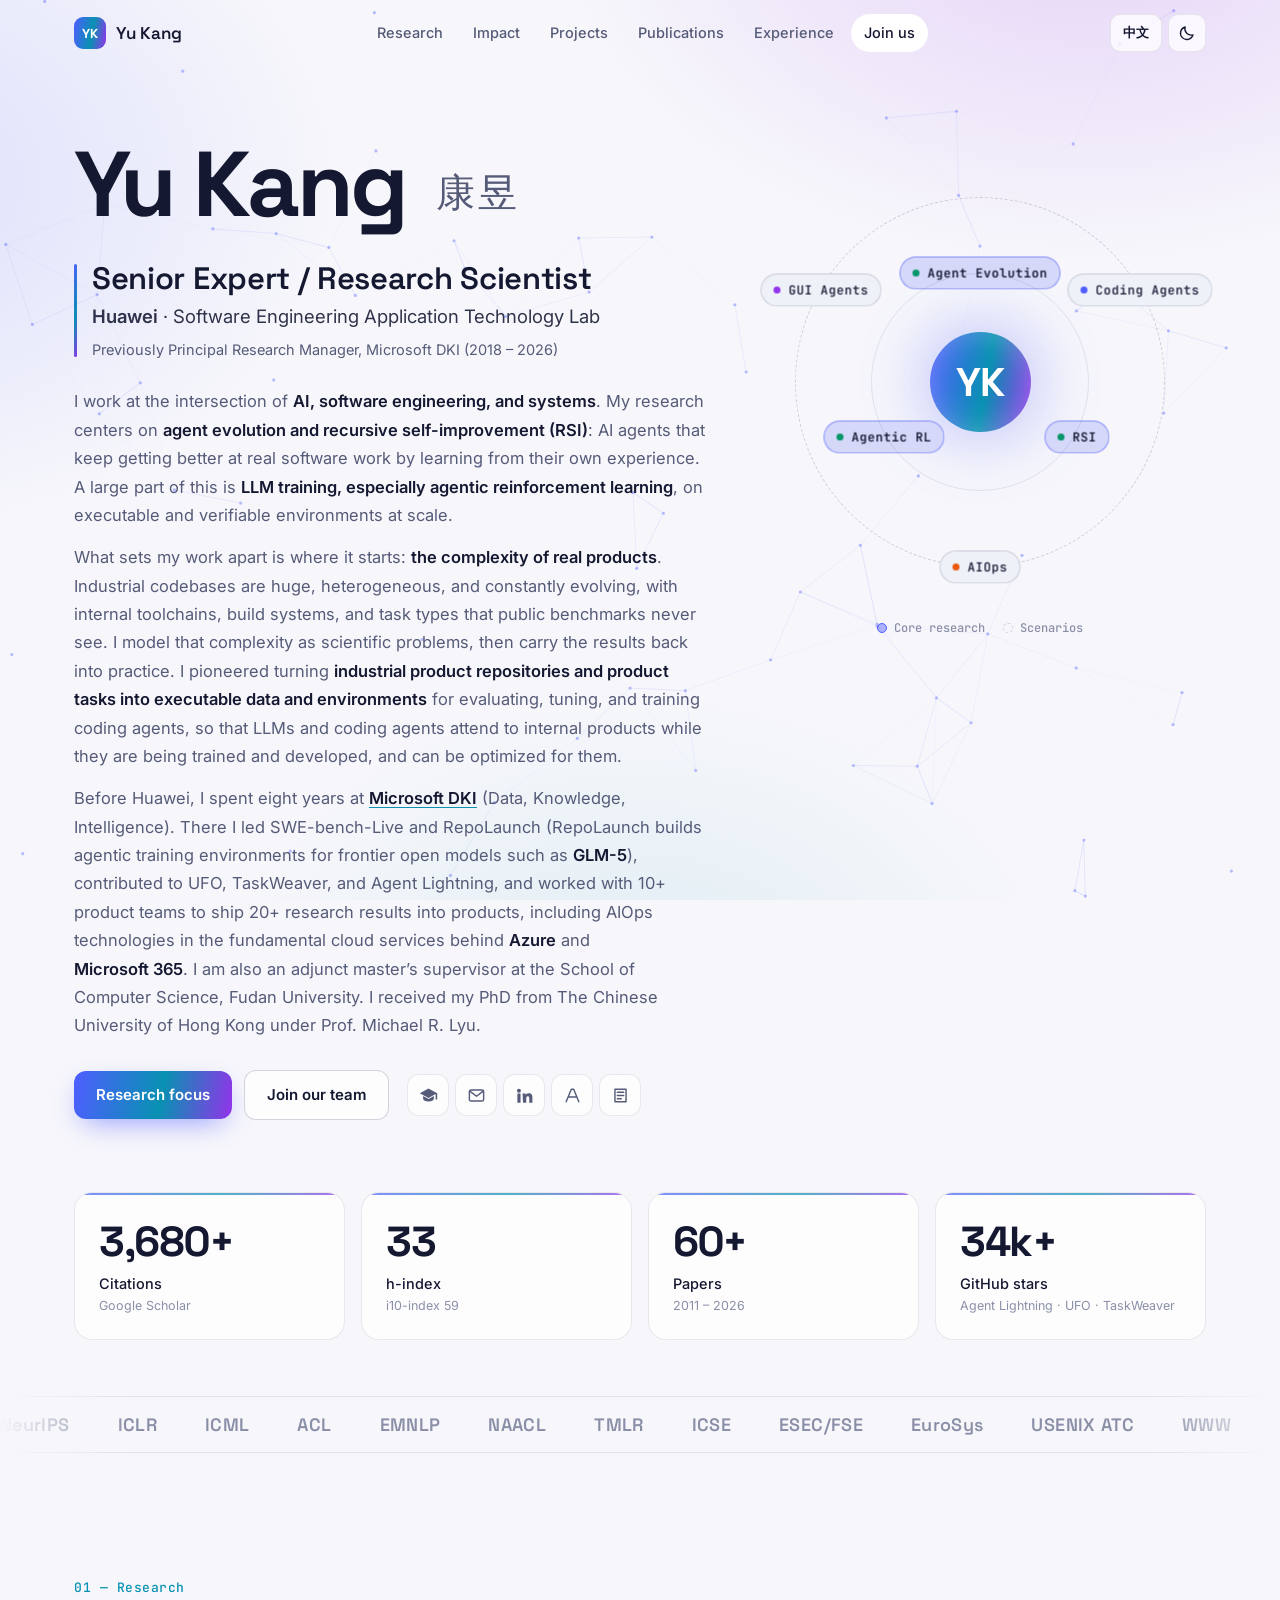
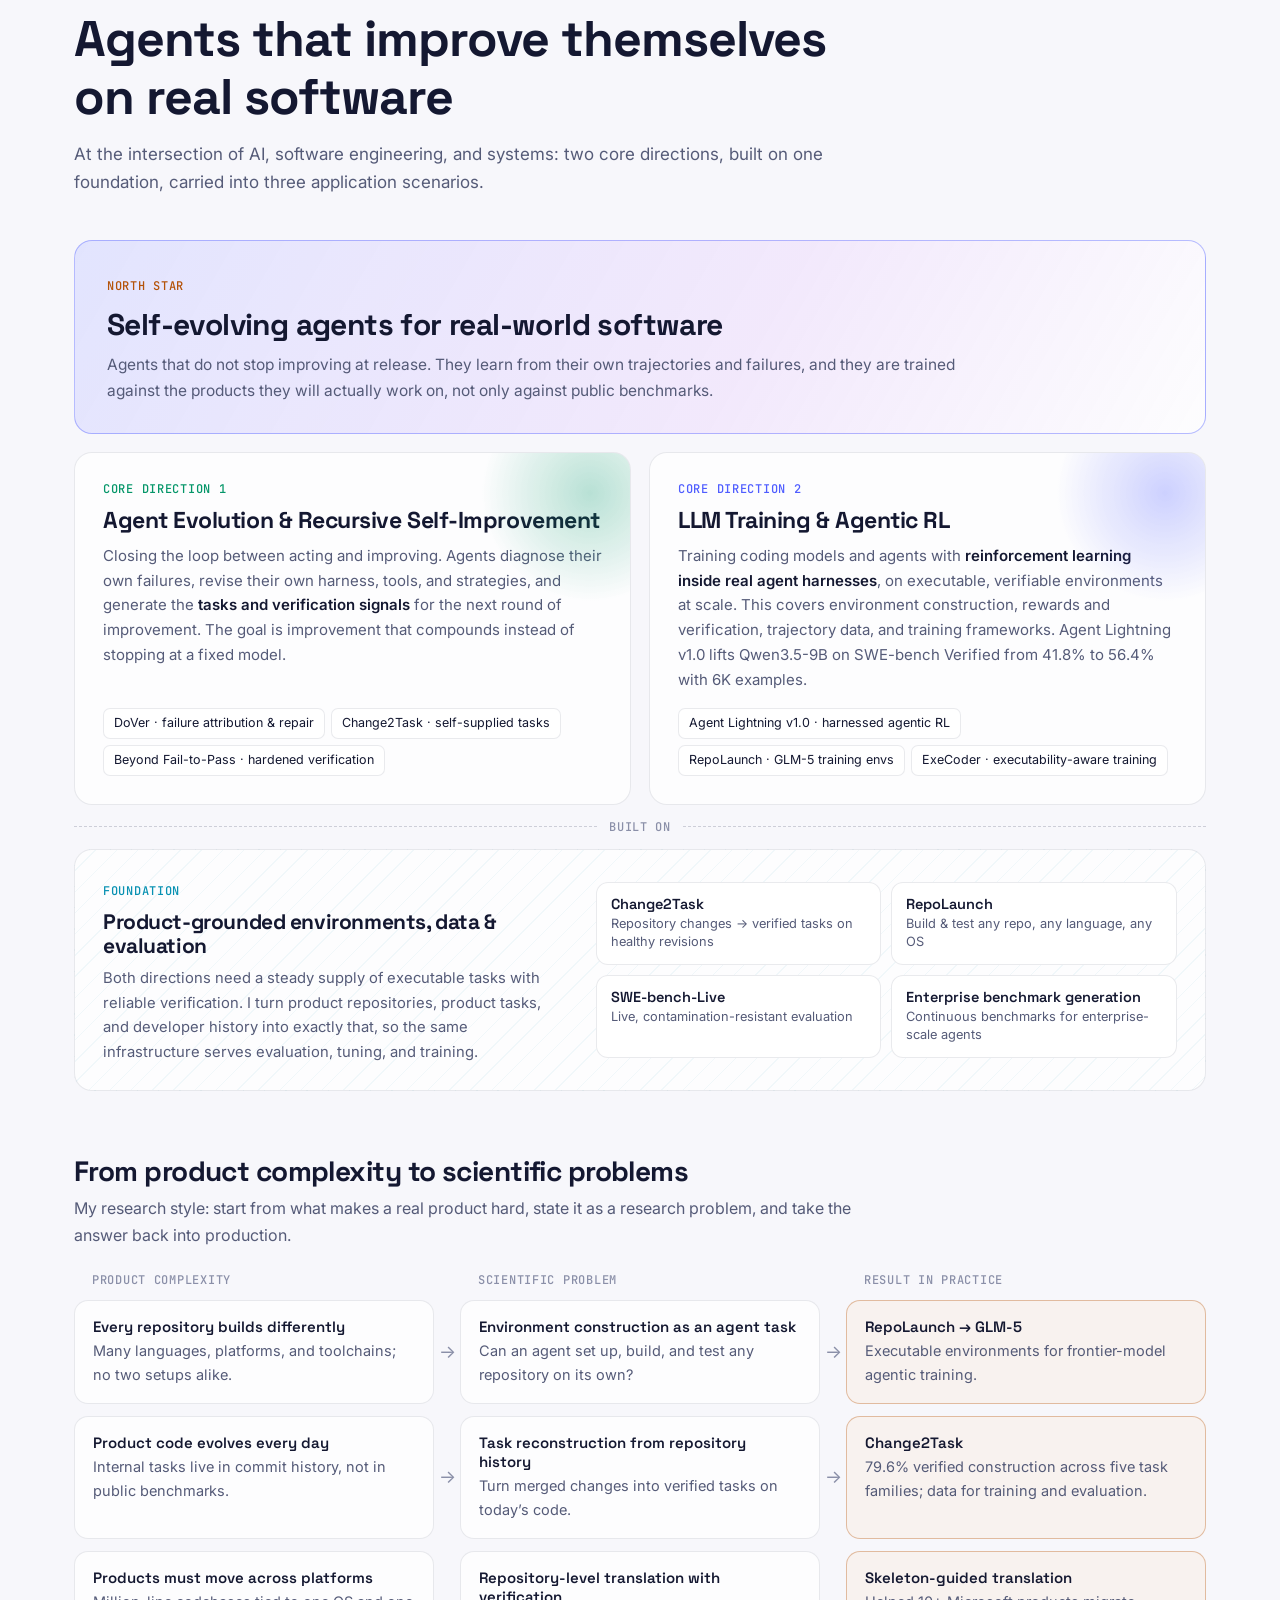
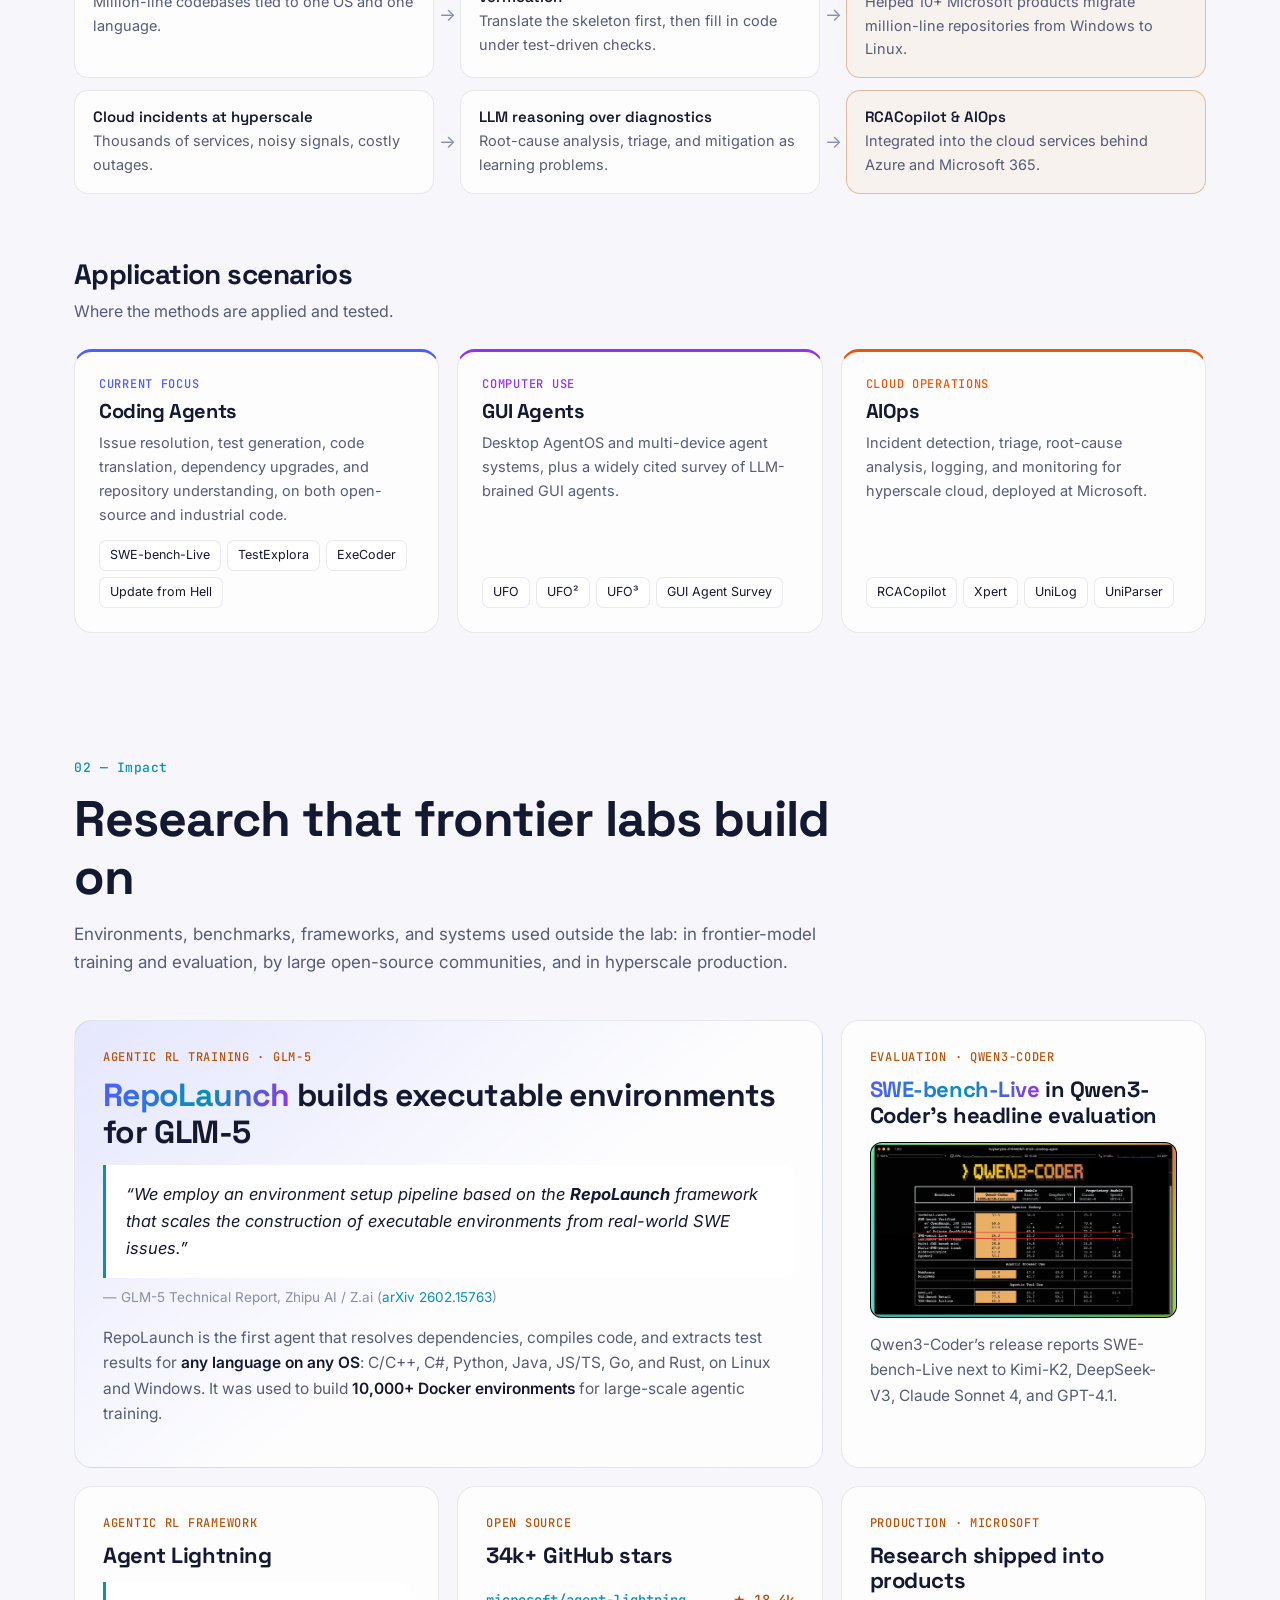
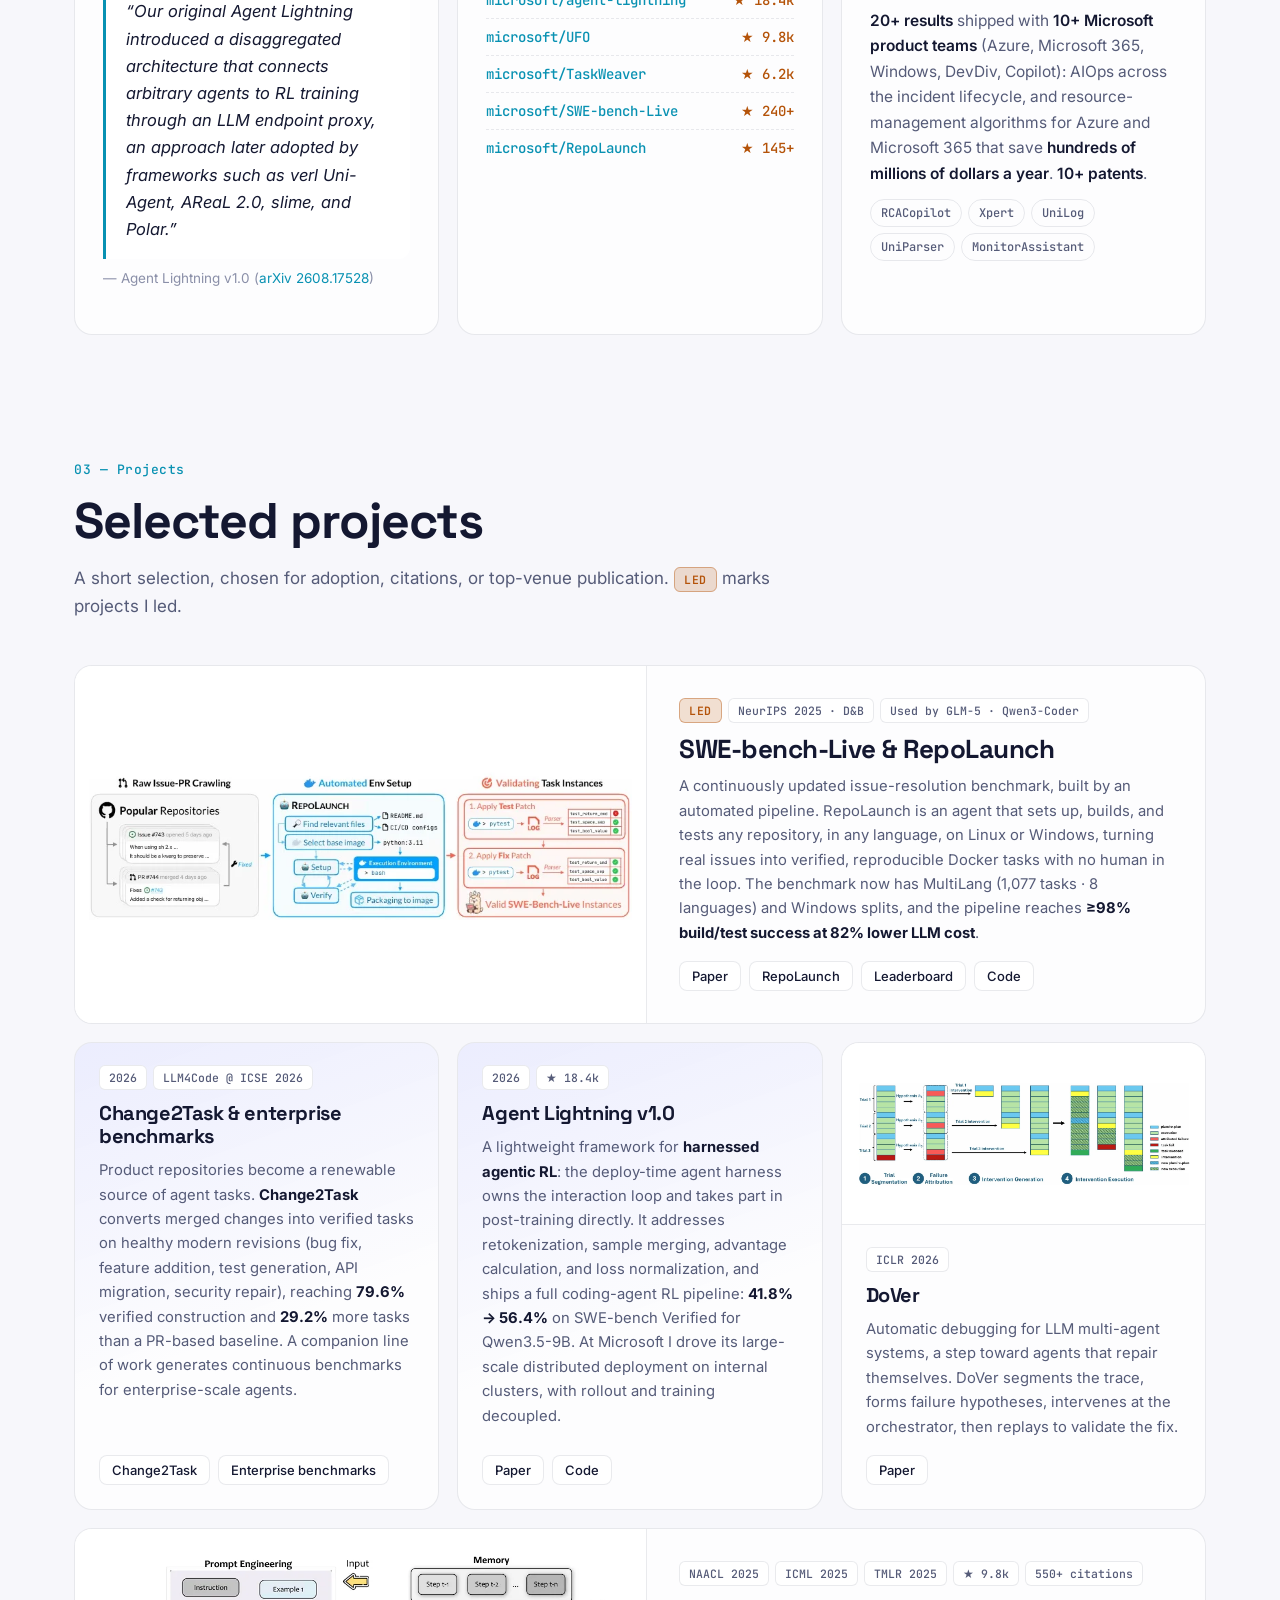
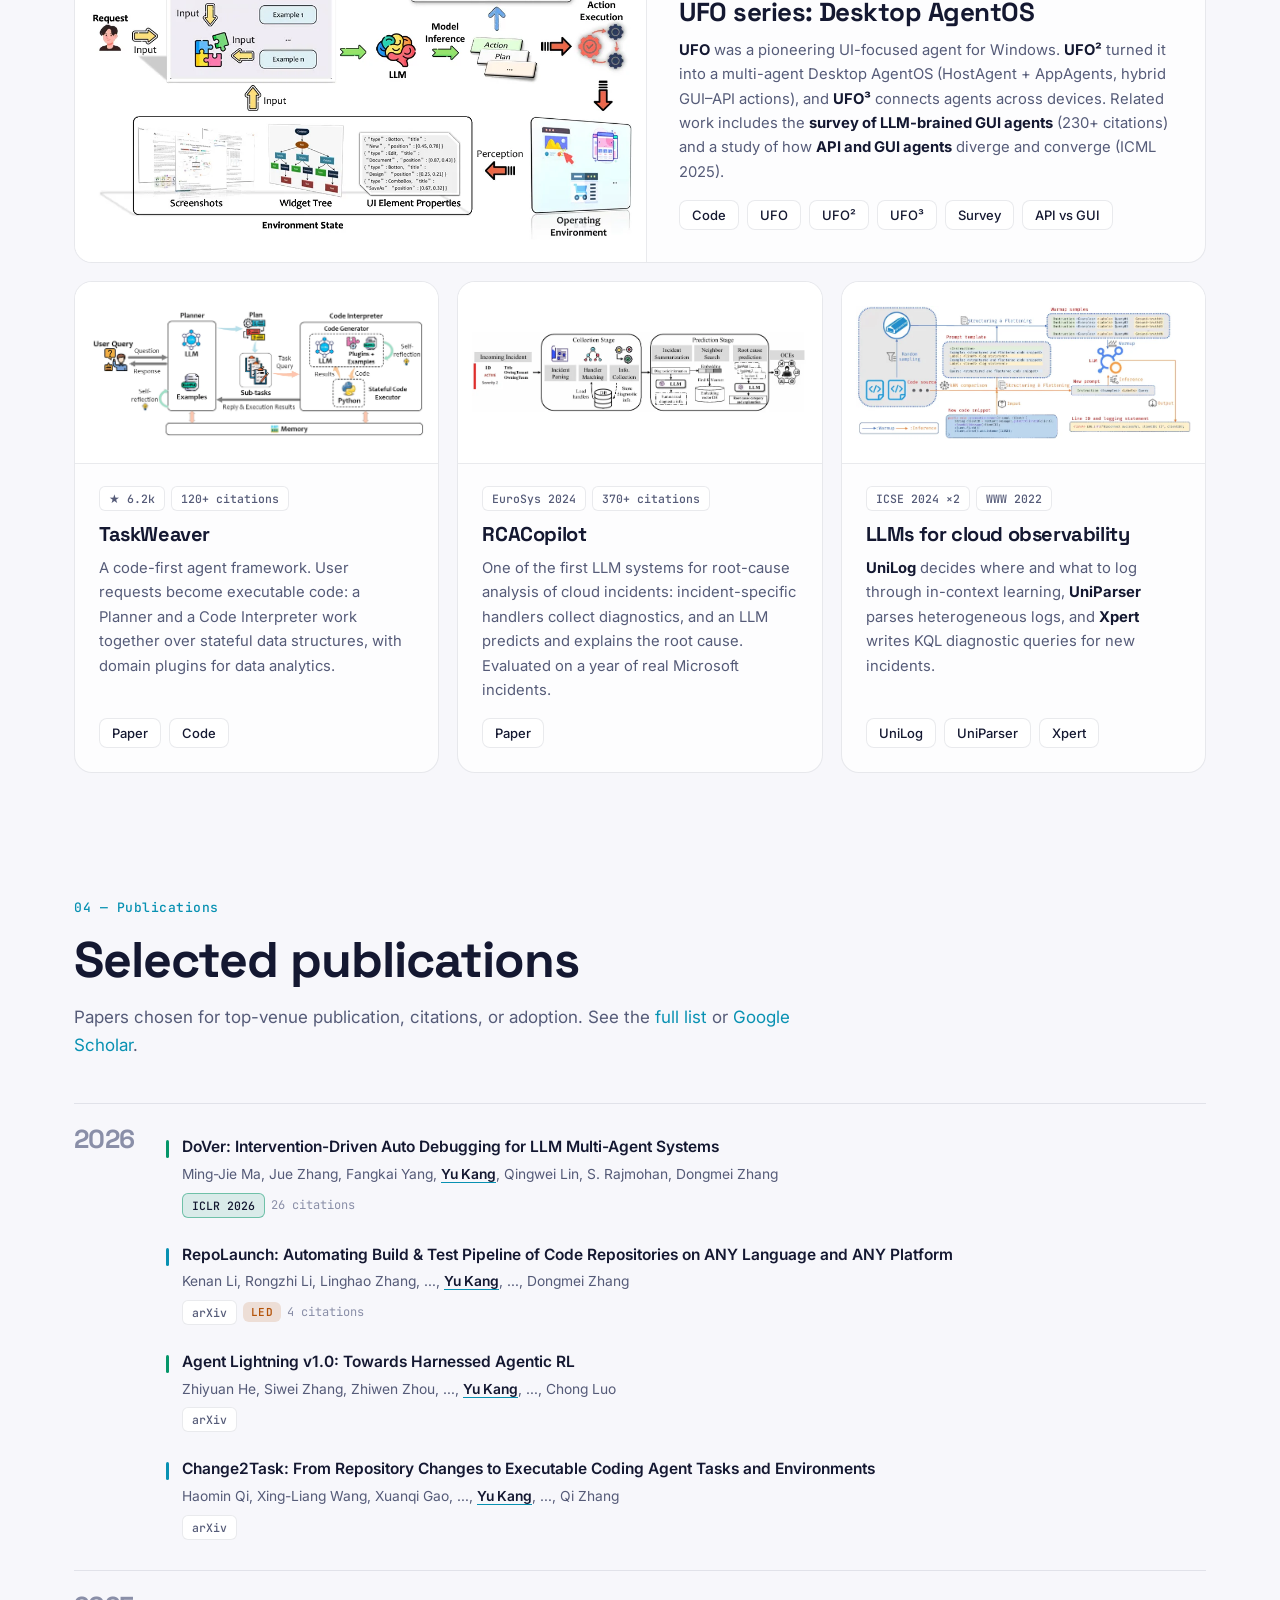
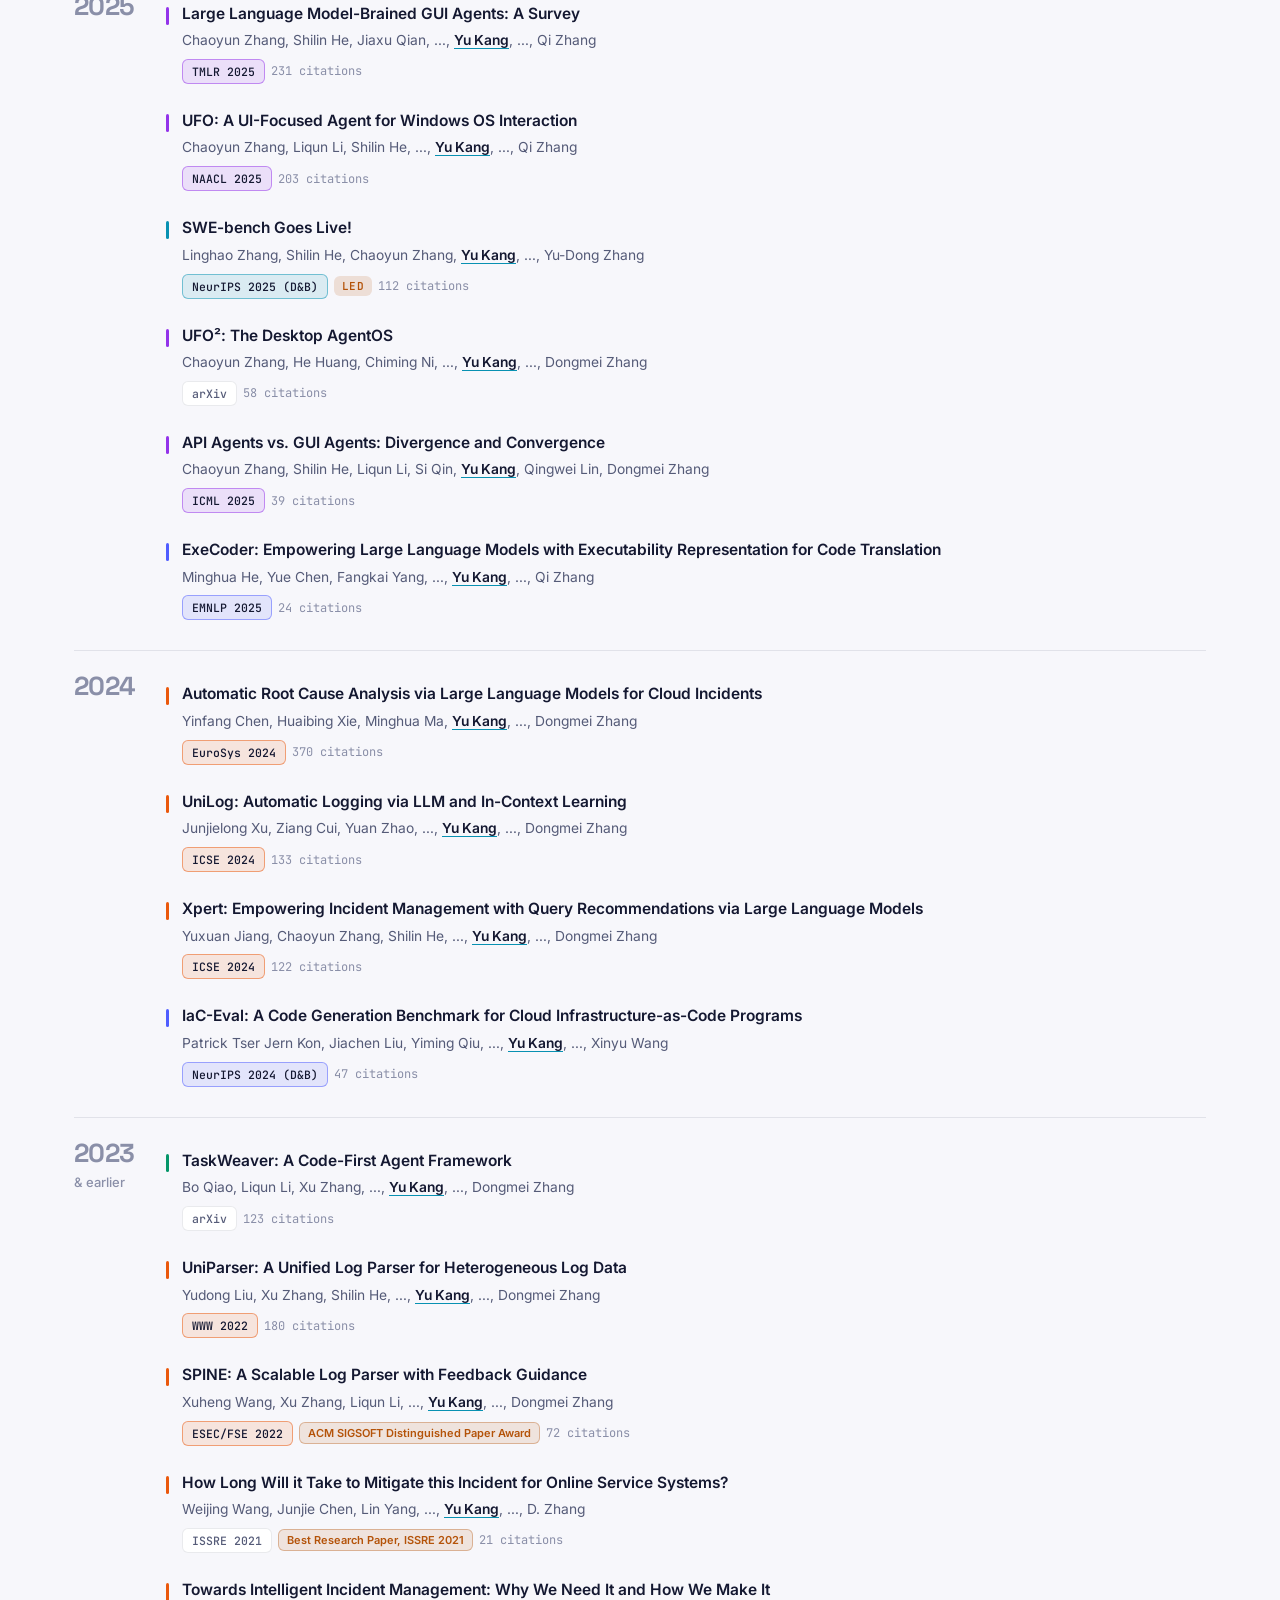
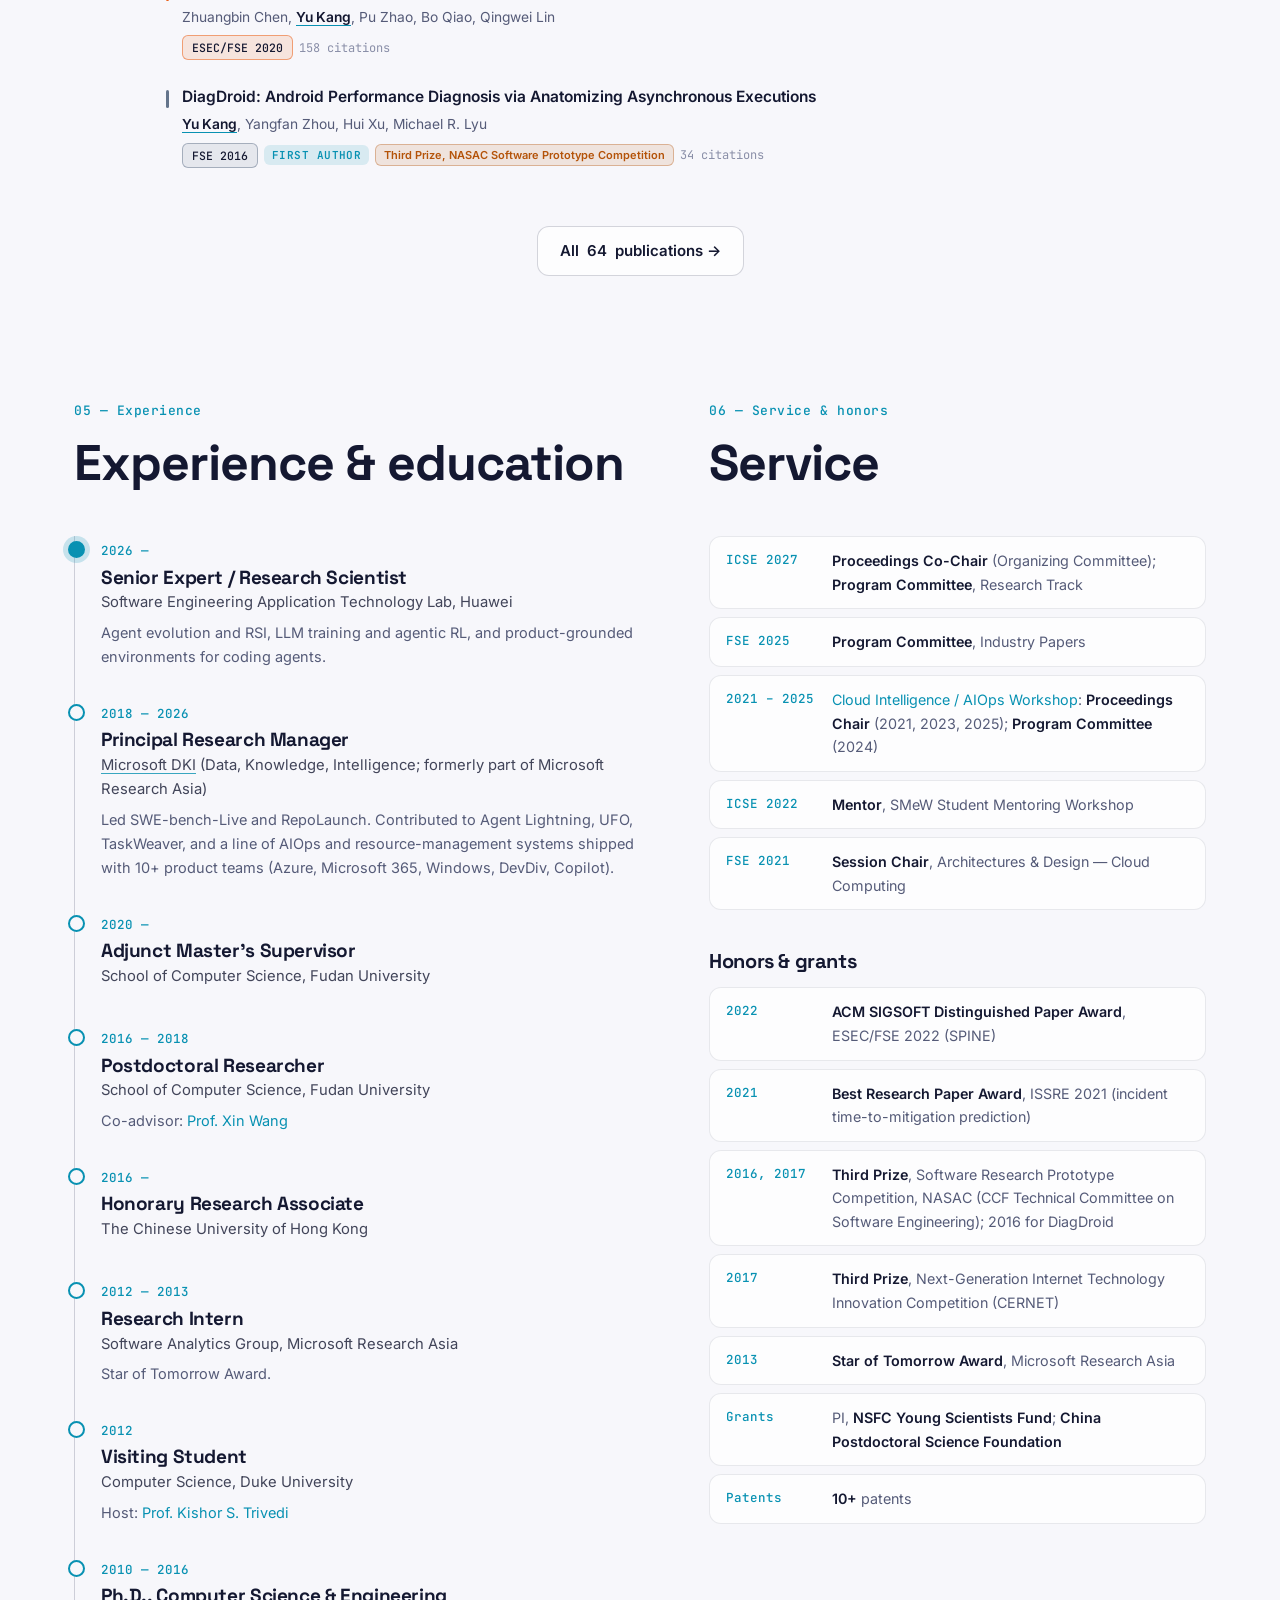
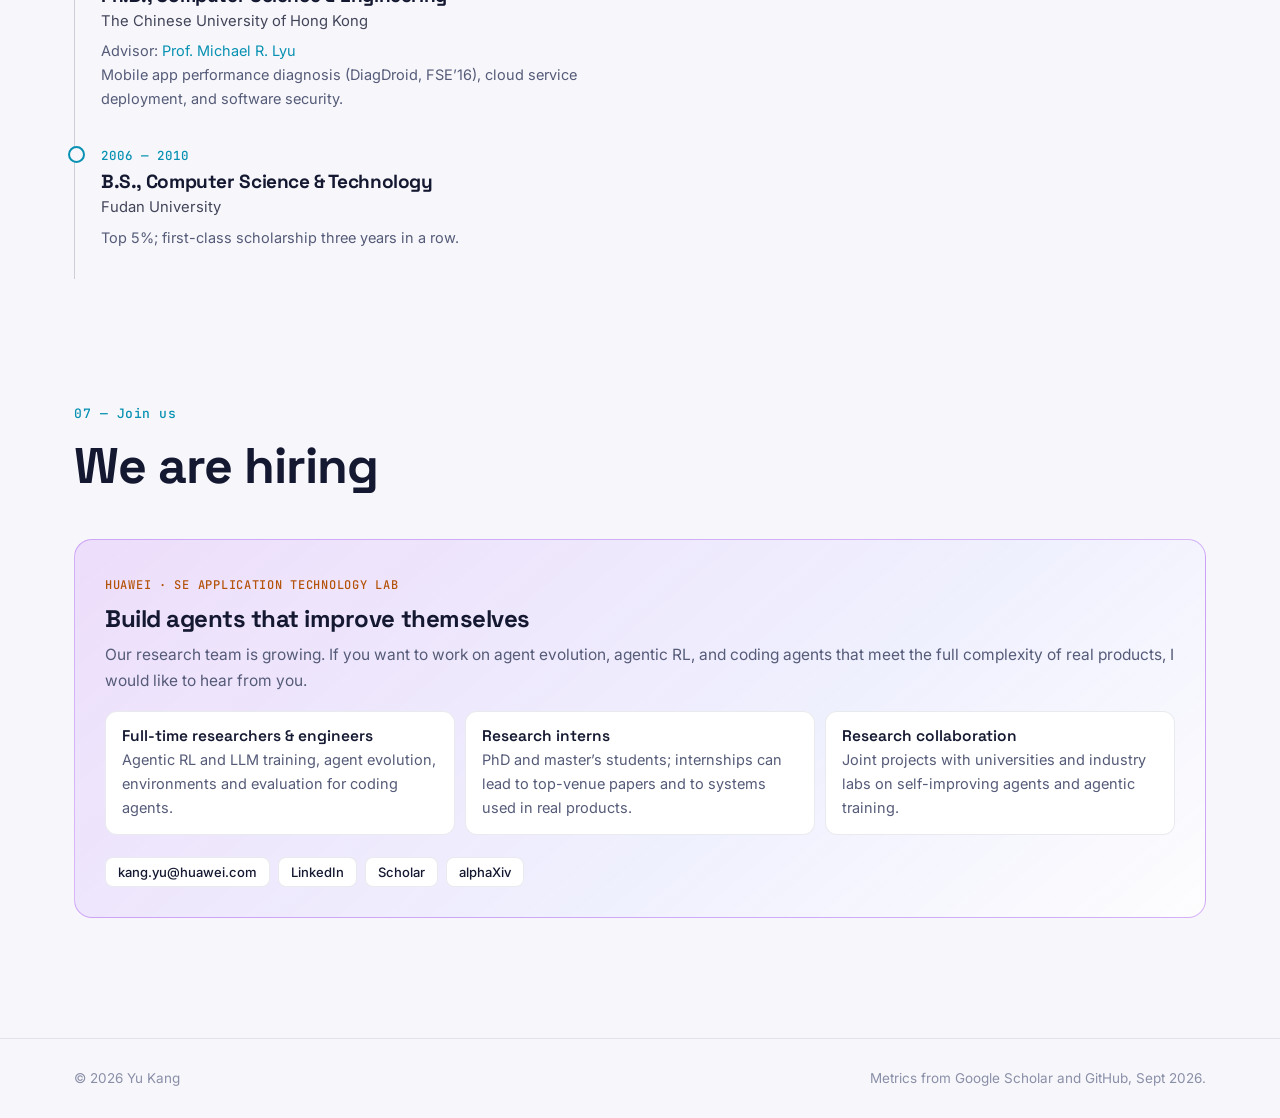
<file: index.html>
<!DOCTYPE html>
<html lang="en" data-theme="dark">
<head>
<meta charset="utf-8">
<meta name="viewport" content="width=device-width, initial-scale=1">
<title>Yu Kang · Self-Evolving Agents for Real-World Software</title>
<meta name="description" content="Yu Kang (康昱) — Senior Expert / Research Scientist at Huawei, former Principal Research Manager at Microsoft DKI. Research at the intersection of AI, software engineering, and systems: agent evolution and recursive self-improvement, LLM training and agentic RL, and product-grounded environments for coding agents.">
<meta property="og:title" content="Yu Kang · Self-Evolving Agents for Real-World Software">
<meta property="og:description" content="Agent evolution · RSI · Agentic RL · SWE-bench-Live · RepoLaunch · Change2Task · Agent Lightning">
<meta property="og:image" content="assets/img/swebench-live.webp">
<link rel="alternate" hreflang="en" href="https://kangyu.github.io/">
<link rel="alternate" hreflang="zh" href="https://kangyu.github.io/zh/">
<link rel="icon" href="data:image/svg+xml,<svg xmlns='http://www.w3.org/2000/svg' viewBox='0 0 64 64'><defs><linearGradient id='g' x1='0' y1='0' x2='1' y2='1'><stop offset='0' stop-color='%236d7cff'/><stop offset='1' stop-color='%2322d3ee'/></linearGradient></defs><rect width='64' height='64' rx='16' fill='url(%23g)'/><text x='32' y='43' font-family='Arial' font-weight='700' font-size='28' text-anchor='middle' fill='white'>YK</text></svg>">
<link rel="preconnect" href="https://fonts.googleapis.com">
<link rel="preconnect" href="https://fonts.gstatic.com" crossorigin>
<link href="https://fonts.googleapis.com/css2?family=Inter:wght@400;500;600&family=JetBrains+Mono:wght@400;500&family=Space+Grotesk:wght@500;600;700&display=swap" rel="stylesheet">
<link rel="stylesheet" href="assets/css/style.css">
</head>
<body>

<canvas id="net" aria-hidden="true"></canvas>

<header class="nav" id="nav">
  <a class="brand" href="#top"><span class="brand-mark">YK</span><span>Yu Kang</span></a>
  <nav class="nav-links" id="navLinks">
    <a href="#research">Research</a>
    <a href="#impact">Impact</a>
    <a href="#projects">Projects</a>
    <a href="#publications">Publications</a>
    <a href="#experience">Experience</a>
    <a href="#join">Join us</a>
  </nav>
  <div class="nav-actions">
    <a class="icon-btn lang-btn" href="zh/" hreflang="zh" lang="zh" title="切换到中文">中文</a>
    <button class="icon-btn" id="themeBtn" aria-label="Toggle color theme">
      <svg class="i-sun" viewBox="0 0 24 24"><circle cx="12" cy="12" r="4.5"/><path d="M12 2v2.5M12 19.5V22M2 12h2.5M19.5 12H22M4.9 4.9l1.8 1.8M17.3 17.3l1.8 1.8M4.9 19.1l1.8-1.8M17.3 6.7l1.8-1.8"/></svg>
      <svg class="i-moon" viewBox="0 0 24 24"><path d="M20 14.5A8.5 8.5 0 0 1 9.5 4a8.5 8.5 0 1 0 10.5 10.5z"/></svg>
    </button>
    <button class="icon-btn menu-btn" id="menuBtn" aria-label="Open menu"><svg viewBox="0 0 24 24"><path d="M4 7h16M4 12h16M4 17h16"/></svg></button>
  </div>
</header>

<main id="top">

<!-- ============ HERO ============ -->
<section class="hero">
  <div class="wrap hero-grid">
    <div class="hero-text">
      <h1 class="reveal">Yu Kang <span class="cn">康昱</span></h1>
      <div class="hero-role reveal">
        <span class="role-title">Senior Expert / Research Scientist</span>
        <span class="role-org"><b>Huawei</b> · Software Engineering Application Technology Lab</span>
        <span class="role-prev">Previously Principal Research Manager, Microsoft DKI (2018 – 2026)</span>
      </div>
      <div class="hero-bio reveal">
        <p>
          I work at the intersection of <strong>AI, software engineering, and systems</strong>. My research centers on
          <strong>agent evolution and recursive self-improvement (RSI)</strong>: AI agents that keep getting better at real
          software work by learning from their own experience. A large part of this is <strong>LLM training, especially agentic
          reinforcement learning</strong>, on executable and verifiable environments at scale.
        </p>
        <p>
          What sets my work apart is where it starts: <strong>the complexity of real products</strong>. Industrial codebases are huge,
          heterogeneous, and constantly evolving, with internal toolchains, build systems, and task types that public benchmarks never see.
          I model that complexity as scientific problems, then carry the results back into practice. I pioneered turning
          <strong>industrial product repositories and product tasks into executable data and environments</strong> for evaluating, tuning,
          and training coding agents, so that LLMs and coding agents attend to internal products while they are being trained and developed,
          and can be optimized for them.
        </p>
        <p>
          Before Huawei, I spent eight years at <a href="https://www.microsoft.com/en-us/research/group/data-knowledge-intelligence/" target="_blank" rel="noopener"><strong>Microsoft DKI</strong></a>
          (Data, Knowledge, Intelligence). There I led SWE-bench-Live and RepoLaunch (RepoLaunch builds agentic training environments
          for frontier open models such as <strong>GLM-5</strong>), contributed to UFO, TaskWeaver, and Agent Lightning, and worked with
          10+ product teams to ship 20+ research results into products, including AIOps technologies in the fundamental cloud
          services behind <strong>Azure</strong> and <strong>Microsoft&nbsp;365</strong>. I am also an adjunct master’s supervisor at the
          School of Computer Science, Fudan University. I received my PhD from The Chinese University of Hong Kong under
          Prof. Michael R. Lyu.
        </p>
      </div>
      <div class="hero-cta reveal">
        <a class="btn primary" href="#research">Research focus</a>
        <a class="btn ghost" href="#join">Join our team</a>
        <div class="socials">
          <a href="https://scholar.google.com/citations?user=M_lzR_0AAAAJ" target="_blank" rel="noopener" aria-label="Google Scholar" title="Google Scholar"><svg viewBox="0 0 24 24"><path d="M12 3 1 9l11 6 9-4.9V17h2V9L12 3zm-6.8 9.7V16c0 1.9 3 3.5 6.8 3.5s6.8-1.6 6.8-3.5v-3.3L12 16.4l-6.8-3.7z" fill="currentColor" stroke="none"/></svg></a>
          <a data-email="kang.yu/huawei.com" aria-label="Email" title="Email"><svg viewBox="0 0 24 24"><rect x="3" y="5" width="18" height="14" rx="2"/><path d="m3.5 6.5 8.5 6.5 8.5-6.5"/></svg></a>
          <a href="https://www.linkedin.com/in/yu-kang/" target="_blank" rel="noopener" aria-label="LinkedIn" title="LinkedIn"><svg viewBox="0 0 24 24"><path d="M4.98 3.5a2.5 2.5 0 1 1 0 5 2.5 2.5 0 0 1 0-5zM3 9.5h4V21H3zM9.5 9.5h3.8v1.6h.1c.5-1 1.8-2 3.8-2 4 0 4.8 2.6 4.8 6V21h-4v-5.2c0-1.3 0-2.9-1.8-2.9s-2 1.4-2 2.8V21h-4z" fill="currentColor" stroke="none"/></svg></a>
          <a href="https://www.alphaxiv.org/@yu-kang" target="_blank" rel="noopener" aria-label="alphaXiv" title="alphaXiv"><svg viewBox="0 0 24 24"><path d="M4 20 10.5 4h3L20 20M7 14h10"/></svg></a>
          <a href="https://conf.researchr.org/profile/icse-2027/yukang" target="_blank" rel="noopener" aria-label="researchr profile" title="ICSE 2027 profile"><svg viewBox="0 0 24 24"><path d="M5 4h14v16H5zM8 8h8M8 12h8M8 16h5"/></svg></a>
        </div>
      </div>
    </div>
    <div class="hero-card reveal">
      <div class="orbit">
        <div class="orbit-core"><span>YK</span></div>
        <span class="orb in-ring o1">Agent Evolution</span>
        <span class="orb in-ring o2">RSI</span>
        <span class="orb in-ring o3">Agentic RL</span>
        <span class="orb o4">Coding Agents</span>
        <span class="orb o5">AIOps</span>
        <span class="orb o6">GUI Agents</span>
      </div>
      <div class="orbit-legend"><span class="lg-in"><i></i>Core research</span><span class="lg-out"><i></i>Scenarios</span></div>
    </div>
  </div>

  <div class="wrap stats">
    <div class="stat reveal"><b data-count="3680" data-suffix="+">0</b><span>Citations<small>Google Scholar</small></span></div>
    <div class="stat reveal"><b data-count="33">0</b><span>h-index<small>i10-index 59</small></span></div>
    <div class="stat reveal"><b data-count="60" data-suffix="+">0</b><span>Papers<small>2011 – 2026</small></span></div>
    <div class="stat reveal"><b data-count="34" data-suffix="k+">0</b><span>GitHub stars<small>Agent Lightning · UFO · TaskWeaver</small></span></div>
  </div>

  <div class="marquee" aria-label="Publication venues">
    <div class="marquee-track">
      <span>NeurIPS</span><span>ICLR</span><span>ICML</span><span>ACL</span><span>EMNLP</span><span>NAACL</span><span>TMLR</span><span>ICSE</span><span>ESEC/FSE</span><span>EuroSys</span><span>USENIX ATC</span><span>WWW</span><span>ICDE</span><span>ISSRE</span><span>DSN</span><span>ECAI</span><span>IEEE CLOUD</span><span>ICWS</span>
      <span>NeurIPS</span><span>ICLR</span><span>ICML</span><span>ACL</span><span>EMNLP</span><span>NAACL</span><span>TMLR</span><span>ICSE</span><span>ESEC/FSE</span><span>EuroSys</span><span>USENIX ATC</span><span>WWW</span><span>ICDE</span><span>ISSRE</span><span>DSN</span><span>ECAI</span><span>IEEE CLOUD</span><span>ICWS</span>
    </div>
  </div>
</section>

<!-- ============ RESEARCH ============ -->
<section id="research" class="section">
  <div class="wrap">
    <div class="sec-head reveal">
      <span class="sec-kicker">01 — Research</span>
      <h2>Agents that improve themselves on real software</h2>
      <p>At the intersection of AI, software engineering, and systems: two core directions, built on one foundation, carried into three application scenarios.</p>
    </div>

    <div class="north reveal">
      <span class="lbl">North star</span>
      <h3>Self-evolving agents for real-world software</h3>
      <p>Agents that do not stop improving at release. They learn from their own trajectories and failures, and they are
        trained against the products they will actually work on, not only against public benchmarks.</p>
    </div>

    <div class="core-grid">
      <article class="core reveal" style="--c:var(--c-agent)">
        <span class="lbl">Core direction 1</span>
        <h3>Agent Evolution &amp; Recursive Self-Improvement</h3>
        <p>Closing the loop between acting and improving. Agents diagnose their own failures, revise their own harness,
          tools, and strategies, and generate the <b>tasks and verification signals</b> for the next round of improvement.
          The goal is improvement that compounds instead of stopping at a fixed model.</p>
        <div class="keys">
          <a href="https://arxiv.org/abs/2512.06749" target="_blank" rel="noopener">DoVer · failure attribution &amp; repair</a>
          <a href="https://arxiv.org/abs/2607.28591" target="_blank" rel="noopener">Change2Task · self-supplied tasks</a>
          <a href="https://arxiv.org/abs/2607.19843" target="_blank" rel="noopener">Beyond Fail-to-Pass · hardened verification</a>
        </div>
      </article>
      <article class="core reveal" style="--c:var(--c-coding)">
        <span class="lbl">Core direction 2</span>
        <h3>LLM Training &amp; Agentic RL</h3>
        <p>Training coding models and agents with <b>reinforcement learning inside real agent harnesses</b>, on executable,
          verifiable environments at scale. This covers environment construction, rewards and verification, trajectory data,
          and training frameworks. Agent Lightning v1.0 lifts Qwen3.5-9B on SWE-bench Verified from 41.8% to 56.4% with 6K examples.</p>
        <div class="keys">
          <a href="https://arxiv.org/abs/2608.17528" target="_blank" rel="noopener">Agent Lightning v1.0 · harnessed agentic RL</a>
          <a href="https://arxiv.org/abs/2603.05026" target="_blank" rel="noopener">RepoLaunch · GLM-5 training envs</a>
          <a href="https://arxiv.org/abs/2501.18460" target="_blank" rel="noopener">ExeCoder · executability-aware training</a>
        </div>
      </article>
    </div>

    <div class="built-on reveal">built on</div>

    <div class="foundation reveal">
      <div>
        <span class="lbl">Foundation</span>
        <h3>Product-grounded environments, data &amp; evaluation</h3>
        <p>Both directions need a steady supply of executable tasks with reliable verification. I turn product repositories,
          product tasks, and developer history into exactly that, so the same infrastructure serves evaluation, tuning, and training.</p>
      </div>
      <div class="found-items">
        <a href="https://arxiv.org/abs/2607.28591" target="_blank" rel="noopener"><b>Change2Task</b><span>Repository changes → verified tasks on healthy revisions</span></a>
        <a href="https://arxiv.org/abs/2603.05026" target="_blank" rel="noopener"><b>RepoLaunch</b><span>Build &amp; test any repo, any language, any OS</span></a>
        <a href="https://swe-bench-live.github.io/" target="_blank" rel="noopener"><b>SWE-bench-Live</b><span>Live, contamination-resistant evaluation</span></a>
        <a href="https://arxiv.org/abs/2511.10049" target="_blank" rel="noopener"><b>Enterprise benchmark generation</b><span>Continuous benchmarks for enterprise-scale agents</span></a>
      </div>
    </div>

    <h3 class="sub-h reveal">From product complexity to scientific problems</h3>
    <p class="sub-p reveal">My research style: start from what makes a real product hard, state it as a research problem, and take the answer back into production.</p>
    <div class="approach">
      <div class="ap-head reveal"><span>Product complexity</span><span></span><span>Scientific problem</span><span></span><span>Result in practice</span></div>
      <div class="ap-row reveal">
        <div><b>Every repository builds differently</b>Many languages, platforms, and toolchains; no two setups alike.</div><span class="arr">→</span>
        <div><b>Environment construction as an agent task</b>Can an agent set up, build, and test any repository on its own?</div><span class="arr">→</span>
        <div class="res"><b>RepoLaunch → GLM-5</b>Executable environments for frontier-model agentic training.</div>
      </div>
      <div class="ap-row reveal">
        <div><b>Product code evolves every day</b>Internal tasks live in commit history, not in public benchmarks.</div><span class="arr">→</span>
        <div><b>Task reconstruction from repository history</b>Turn merged changes into verified tasks on today’s code.</div><span class="arr">→</span>
        <div class="res"><b>Change2Task</b>79.6% verified construction across five task families; data for training and evaluation.</div>
      </div>
      <div class="ap-row reveal">
        <div><b>Products must move across platforms</b>Million-line codebases tied to one OS and one language.</div><span class="arr">→</span>
        <div><b>Repository-level translation with verification</b>Translate the skeleton first, then fill in code under test-driven checks.</div><span class="arr">→</span>
        <div class="res"><b>Skeleton-guided translation</b>Helped 10+ Microsoft products migrate million-line repositories from Windows to Linux.</div>
      </div>
      <div class="ap-row reveal">
        <div><b>Cloud incidents at hyperscale</b>Thousands of services, noisy signals, costly outages.</div><span class="arr">→</span>
        <div><b>LLM reasoning over diagnostics</b>Root-cause analysis, triage, and mitigation as learning problems.</div><span class="arr">→</span>
        <div class="res"><b>RCACopilot &amp; AIOps</b>Integrated into the cloud services behind Azure and Microsoft 365.</div>
      </div>
    </div>

    <h3 class="sub-h reveal">Application scenarios</h3>
    <p class="sub-p reveal">Where the methods are applied and tested.</p>
    <div class="scen-grid">
      <article class="scen reveal" style="--c:var(--c-coding)">
        <span class="lbl">Current focus</span>
        <h3>Coding Agents</h3>
        <p>Issue resolution, test generation, code translation, dependency upgrades, and repository understanding, on both open-source and industrial code.</p>
        <div class="keys"><span>SWE-bench-Live</span><span>TestExplora</span><span>ExeCoder</span><span>Update from Hell</span></div>
      </article>
      <article class="scen reveal" style="--c:var(--c-gui)">
        <span class="lbl">Computer use</span>
        <h3>GUI Agents</h3>
        <p>Desktop AgentOS and multi-device agent systems, plus a widely cited survey of LLM-brained GUI agents.</p>
        <div class="keys"><span>UFO</span><span>UFO²</span><span>UFO³</span><span>GUI Agent Survey</span></div>
      </article>
      <article class="scen reveal" style="--c:var(--c-aiops)">
        <span class="lbl">Cloud operations</span>
        <h3>AIOps</h3>
        <p>Incident detection, triage, root-cause analysis, logging, and monitoring for hyperscale cloud, deployed at Microsoft.</p>
        <div class="keys"><span>RCACopilot</span><span>Xpert</span><span>UniLog</span><span>UniParser</span></div>
      </article>
    </div>
  </div>
</section>

<!-- ============ IMPACT ============ -->
<section id="impact" class="section">
  <div class="wrap">
    <div class="sec-head reveal">
      <span class="sec-kicker">02 — Impact</span>
      <h2>Research that frontier labs build on</h2>
      <p>Environments, benchmarks, frameworks, and systems used outside the lab: in frontier-model training and evaluation, by large open-source communities, and in hyperscale production.</p>
    </div>

    <div class="impact-grid">
      <article class="impact big reveal">
        <div class="impact-tag">Agentic RL training · GLM-5</div>
        <h3><span class="grad-text">RepoLaunch</span> builds executable environments for GLM-5</h3>
        <blockquote>“We employ an environment setup pipeline based on the <b>RepoLaunch</b> framework that scales the construction of executable environments from real-world SWE issues.”</blockquote>
        <p class="cite">— GLM-5 Technical Report, Zhipu AI / Z.ai (<a href="https://arxiv.org/abs/2602.15763" target="_blank" rel="noopener">arXiv 2602.15763</a>)</p>
        <p>RepoLaunch is the first agent that resolves dependencies, compiles code, and extracts test results for <b>any language on any OS</b>: C/C++, C#, Python, Java, JS/TS, Go, and Rust, on Linux and Windows. It was used to build <b>10,000+ Docker environments</b> for large-scale agentic training.</p>
      </article>

      <article class="impact reveal">
        <div class="impact-tag">Evaluation · Qwen3-Coder</div>
        <h3><span class="grad-text">SWE-bench-Live</span> in Qwen3-Coder’s headline evaluation</h3>
        <figure class="shot"><img src="assets/img/qwen3-coder-swebench-live.webp" alt="Qwen3-Coder release benchmark table including an SWE-bench Live row" loading="lazy"></figure>
        <p>Qwen3-Coder’s release reports SWE-bench-Live next to Kimi-K2, DeepSeek-V3, Claude Sonnet 4, and GPT-4.1.</p>
      </article>

      <article class="impact reveal">
        <div class="impact-tag">Agentic RL framework</div>
        <h3>Agent Lightning</h3>
        <blockquote>“Our original Agent Lightning introduced a disaggregated architecture that connects arbitrary agents to RL training through an LLM endpoint proxy, an approach later adopted by frameworks such as verl Uni-Agent, AReaL 2.0, slime, and Polar.”</blockquote>
        <p class="cite">— Agent Lightning v1.0 (<a href="https://arxiv.org/abs/2608.17528" target="_blank" rel="noopener">arXiv 2608.17528</a>)</p>
      </article>

      <article class="impact reveal">
        <div class="impact-tag">Open source</div>
        <h3>34k+ GitHub stars</h3>
        <ul class="repo-list">
          <li><a href="https://github.com/microsoft/agent-lightning" target="_blank" rel="noopener">microsoft/agent-lightning</a><span>★ 18.4k</span></li>
          <li><a href="https://github.com/microsoft/UFO" target="_blank" rel="noopener">microsoft/UFO</a><span>★ 9.8k</span></li>
          <li><a href="https://github.com/microsoft/TaskWeaver" target="_blank" rel="noopener">microsoft/TaskWeaver</a><span>★ 6.2k</span></li>
          <li><a href="https://github.com/microsoft/SWE-bench-Live" target="_blank" rel="noopener">microsoft/SWE-bench-Live</a><span>★ 240+</span></li>
          <li><a href="https://github.com/microsoft/RepoLaunch" target="_blank" rel="noopener">microsoft/RepoLaunch</a><span>★ 145+</span></li>
        </ul>
      </article>

      <article class="impact reveal">
        <div class="impact-tag">Production · Microsoft</div>
        <h3>Research shipped into products</h3>
        <p><b>20+ results</b> shipped with <b>10+ Microsoft product teams</b> (Azure, Microsoft 365, Windows, DevDiv, Copilot): AIOps across the incident lifecycle, and resource-management algorithms for Azure and Microsoft 365 that save <b>hundreds of millions of dollars a year</b>. <b>10+ patents</b>.</p>
        <div class="chips"><span>RCACopilot</span><span>Xpert</span><span>UniLog</span><span>UniParser</span><span>MonitorAssistant</span></div>
      </article>
    </div>
  </div>
</section>

<!-- ============ PROJECTS ============ -->
<section id="projects" class="section">
  <div class="wrap">
    <div class="sec-head reveal">
      <span class="sec-kicker">03 — Projects</span>
      <h2>Selected projects</h2>
      <p>A short selection, chosen for adoption, citations, or top-venue publication. <span class="role lead">Led</span> marks projects I led.</p>
    </div>

    <div class="projects">

      <article class="proj wide reveal">
        <div class="proj-media"><img src="assets/img/swebench-live.webp" alt="SWE-bench-Live pipeline: issue crawling, RepoLaunch environment setup, task validation" loading="lazy"></div>
        <div class="proj-body">
          <div class="proj-meta"><span class="role lead">Led</span><span class="venue">NeurIPS 2025 · D&amp;B</span><span class="venue">Used by GLM-5 · Qwen3-Coder</span></div>
          <h3>SWE-bench-Live &amp; RepoLaunch</h3>
          <p>A continuously updated issue-resolution benchmark, built by an automated pipeline. RepoLaunch is an agent that sets up, builds, and tests any repository, in any language, on Linux or Windows, turning real issues into verified, reproducible Docker tasks with no human in the loop. The benchmark now has MultiLang (1,077 tasks · 8 languages) and Windows splits, and the pipeline reaches <b>≥98% build/test success at 82% lower LLM cost</b>.</p>
          <div class="proj-links">
            <a href="https://arxiv.org/abs/2505.23419" target="_blank" rel="noopener">Paper</a>
            <a href="https://arxiv.org/abs/2603.05026" target="_blank" rel="noopener">RepoLaunch</a>
            <a href="https://swe-bench-live.github.io/" target="_blank" rel="noopener">Leaderboard</a>
            <a href="https://github.com/microsoft/SWE-bench-Live" target="_blank" rel="noopener">Code</a>
          </div>
        </div>
      </article>

      <article class="proj reveal">
        <div class="proj-body only-text">
          <div class="proj-meta"><span class="venue">2026</span><span class="venue">LLM4Code @ ICSE 2026</span></div>
          <h3>Change2Task &amp; enterprise benchmarks</h3>
          <p>Product repositories become a renewable source of agent tasks. <b>Change2Task</b> converts merged changes into verified tasks on healthy modern revisions (bug fix, feature addition, test generation, API migration, security repair), reaching <b>79.6%</b> verified construction and <b>29.2%</b> more tasks than a PR-based baseline. A companion line of work generates continuous benchmarks for enterprise-scale agents.</p>
          <div class="proj-links"><a href="https://arxiv.org/abs/2607.28591" target="_blank" rel="noopener">Change2Task</a><a href="https://arxiv.org/abs/2511.10049" target="_blank" rel="noopener">Enterprise benchmarks</a></div>
        </div>
      </article>

      <article class="proj reveal">
        <div class="proj-body only-text">
          <div class="proj-meta"><span class="venue">2026</span><span class="venue">★ 18.4k</span></div>
          <h3>Agent Lightning v1.0</h3>
          <p>A lightweight framework for <b>harnessed agentic RL</b>: the deploy-time agent harness owns the interaction loop and takes part in post-training directly. It addresses retokenization, sample merging, advantage calculation, and loss normalization, and ships a full coding-agent RL pipeline: <b>41.8% → 56.4%</b> on SWE-bench Verified for Qwen3.5-9B. At Microsoft I drove its large-scale distributed deployment on internal clusters, with rollout and training decoupled.</p>
          <div class="proj-links"><a href="https://arxiv.org/abs/2608.17528" target="_blank" rel="noopener">Paper</a><a href="https://github.com/microsoft/agent-lightning" target="_blank" rel="noopener">Code</a></div>
        </div>
      </article>

      <article class="proj reveal">
        <div class="proj-media"><img src="assets/img/dover.webp" alt="DoVer intervention-driven debugging pipeline" loading="lazy"></div>
        <div class="proj-body">
          <div class="proj-meta"><span class="venue">ICLR 2026</span></div>
          <h3>DoVer</h3>
          <p>Automatic debugging for LLM multi-agent systems, a step toward agents that repair themselves. DoVer segments the trace, forms failure hypotheses, intervenes at the orchestrator, then replays to validate the fix.</p>
          <div class="proj-links"><a href="https://arxiv.org/abs/2512.06749" target="_blank" rel="noopener">Paper</a></div>
        </div>
      </article>

      <article class="proj wide reveal">
        <div class="proj-media contain"><img src="assets/img/gui-agent-survey.webp" alt="Evolution of LLM-brained GUI agents" loading="lazy"></div>
        <div class="proj-body">
          <div class="proj-meta"><span class="venue">NAACL 2025</span><span class="venue">ICML 2025</span><span class="venue">TMLR 2025</span><span class="venue">★ 9.8k</span><span class="venue">550+ citations</span></div>
          <h3>UFO series: Desktop AgentOS</h3>
          <p><b>UFO</b> was a pioneering UI-focused agent for Windows. <b>UFO²</b> turned it into a multi-agent Desktop AgentOS (HostAgent + AppAgents, hybrid GUI–API actions), and <b>UFO³</b> connects agents across devices. Related work includes the <b>survey of LLM-brained GUI agents</b> (230+ citations) and a study of how <b>API and GUI agents</b> diverge and converge (ICML 2025).</p>
          <div class="proj-links">
            <a href="https://github.com/microsoft/UFO" target="_blank" rel="noopener">Code</a>
            <a href="https://arxiv.org/abs/2402.07939" target="_blank" rel="noopener">UFO</a>
            <a href="https://arxiv.org/abs/2504.14603" target="_blank" rel="noopener">UFO²</a>
            <a href="https://arxiv.org/abs/2511.11332" target="_blank" rel="noopener">UFO³</a>
            <a href="https://arxiv.org/abs/2411.18279" target="_blank" rel="noopener">Survey</a>
            <a href="https://arxiv.org/abs/2503.11069" target="_blank" rel="noopener">API vs GUI</a>
          </div>
        </div>
      </article>

      <article class="proj reveal">
        <div class="proj-media"><img src="assets/img/taskweaver.webp" alt="TaskWeaver architecture" loading="lazy"></div>
        <div class="proj-body">
          <div class="proj-meta"><span class="venue">★ 6.2k</span><span class="venue">120+ citations</span></div>
          <h3>TaskWeaver</h3>
          <p>A code-first agent framework. User requests become executable code: a Planner and a Code Interpreter work together over stateful data structures, with domain plugins for data analytics.</p>
          <div class="proj-links"><a href="https://arxiv.org/abs/2311.17541" target="_blank" rel="noopener">Paper</a><a href="https://github.com/microsoft/TaskWeaver" target="_blank" rel="noopener">Code</a></div>
        </div>
      </article>

      <article class="proj reveal">
        <div class="proj-media"><img src="assets/img/rcacopilot.webp" alt="RCACopilot pipeline" loading="lazy"></div>
        <div class="proj-body">
          <div class="proj-meta"><span class="venue">EuroSys 2024</span><span class="venue">370+ citations</span></div>
          <h3>RCACopilot</h3>
          <p>One of the first LLM systems for root-cause analysis of cloud incidents: incident-specific handlers collect diagnostics, and an LLM predicts and explains the root cause. Evaluated on a year of real Microsoft incidents.</p>
          <div class="proj-links"><a href="https://arxiv.org/abs/2305.15778" target="_blank" rel="noopener">Paper</a></div>
        </div>
      </article>

      <article class="proj reveal">
        <div class="proj-media"><img src="assets/img/unilog.webp" alt="UniLog in-context logging" loading="lazy"></div>
        <div class="proj-body">
          <div class="proj-meta"><span class="venue">ICSE 2024 ×2</span><span class="venue">WWW 2022</span></div>
          <h3>LLMs for cloud observability</h3>
          <p><b>UniLog</b> decides where and what to log through in-context learning, <b>UniParser</b> parses heterogeneous logs, and <b>Xpert</b> writes KQL diagnostic queries for new incidents.</p>
          <div class="proj-links"><a href="https://doi.org/10.1145/3597503.3623326" target="_blank" rel="noopener">UniLog</a><a href="https://arxiv.org/abs/2202.06569" target="_blank" rel="noopener">UniParser</a><a href="https://arxiv.org/abs/2312.11988" target="_blank" rel="noopener">Xpert</a></div>
        </div>
      </article>

    </div>
  </div>
</section>

<!-- ============ PUBLICATIONS ============ -->
<section id="publications" class="section">
  <div class="wrap">
    <div class="sec-head reveal">
      <span class="sec-kicker">04 — Publications</span>
      <h2>Selected publications</h2>
      <p>Papers chosen for top-venue publication, citations, or adoption. See the <a href="publications.html">full list</a> or <a href="https://scholar.google.com/citations?user=M_lzR_0AAAAJ" target="_blank" rel="noopener">Google Scholar</a>.</p>
    </div>
    <div id="pubList" class="pub-list" data-mode="selected"></div>
    <div class="pub-more"><a class="btn ghost" href="publications.html">All <span data-pub-total>60+</span> publications →</a></div>
  </div>
</section>

<!-- ============ EXPERIENCE, SERVICE & HONORS ============ -->
<section id="experience" class="section">
  <div class="wrap two-col">
    <div>
      <div class="sec-head reveal">
        <span class="sec-kicker">05 — Experience</span>
        <h2>Experience &amp; education</h2>
      </div>
      <ol class="timeline">
        <li class="reveal">
          <span class="when">2026 —</span>
          <h4>Senior Expert / Research Scientist</h4>
          <p class="org">Software Engineering Application Technology Lab, Huawei</p>
          <p>Agent evolution and RSI, LLM training and agentic RL, and product-grounded environments for coding agents.</p>
        </li>
        <li class="reveal">
          <span class="when">2018 — 2026</span>
          <h4>Principal Research Manager</h4>
          <p class="org"><a href="https://www.microsoft.com/en-us/research/group/data-knowledge-intelligence/" target="_blank" rel="noopener">Microsoft DKI</a> (Data, Knowledge, Intelligence; formerly part of Microsoft Research Asia)</p>
          <p>Led SWE-bench-Live and RepoLaunch. Contributed to Agent Lightning, UFO, TaskWeaver, and a line of AIOps and resource-management systems shipped with 10+ product teams (Azure, Microsoft 365, Windows, DevDiv, Copilot).</p>
        </li>
        <li class="reveal">
          <span class="when">2020 —</span>
          <h4>Adjunct Master’s Supervisor</h4>
          <p class="org">School of Computer Science, Fudan University</p>
        </li>
        <li class="reveal">
          <span class="when">2016 — 2018</span>
          <h4>Postdoctoral Researcher</h4>
          <p class="org">School of Computer Science, Fudan University</p>
          <p class="mentor">Co-advisor: <a href="https://faculty.fudan.edu.cn/wangxin/" target="_blank" rel="noopener">Prof. Xin Wang</a></p>
        </li>
        <li class="reveal">
          <span class="when">2016 —</span>
          <h4>Honorary Research Associate</h4>
          <p class="org">The Chinese University of Hong Kong</p>
        </li>
        <li class="reveal">
          <span class="when">2012 — 2013</span>
          <h4>Research Intern</h4>
          <p class="org">Software Analytics Group, Microsoft Research Asia</p>
          <p>Star of Tomorrow Award.</p>
        </li>
        <li class="reveal">
          <span class="when">2012</span>
          <h4>Visiting Student</h4>
          <p class="org">Computer Science, Duke University</p>
          <p class="mentor">Host: <a href="https://trivedi.pratt.duke.edu/people/kishor-trivedi" target="_blank" rel="noopener">Prof. Kishor S. Trivedi</a></p>
        </li>
        <li class="reveal">
          <span class="when">2010 — 2016</span>
          <h4>Ph.D., Computer Science &amp; Engineering</h4>
          <p class="org">The Chinese University of Hong Kong</p>
          <p class="mentor">Advisor: <a href="https://www.cse.cuhk.edu.hk/lyu/" target="_blank" rel="noopener">Prof. Michael R. Lyu</a></p>
          <p>Mobile app performance diagnosis (DiagDroid, FSE’16), cloud service deployment, and software security.</p>
        </li>
        <li class="reveal">
          <span class="when">2006 — 2010</span>
          <h4>B.S., Computer Science &amp; Technology</h4>
          <p class="org">Fudan University</p>
          <p>Top 5%; first-class scholarship three years in a row.</p>
        </li>
      </ol>
    </div>
    <div>
      <div class="sec-head reveal">
        <span class="sec-kicker">06 — Service &amp; honors</span>
        <h2>Service</h2>
      </div>
      <ul class="cv-list reveal">
        <li><span>ICSE 2027</span><div><b>Proceedings Co-Chair</b> (Organizing Committee); <b>Program Committee</b>, Research Track</div></li>
        <li><span>FSE 2025</span><div><b>Program Committee</b>, Industry Papers</div></li>
        <li><span>2021 – 2025</span><div><a href="https://cloudintelligenceworkshop.org/2025/organizers.html" target="_blank" rel="noopener">Cloud Intelligence / AIOps Workshop</a>: <b>Proceedings Chair</b> (2021, 2023, 2025); <b>Program Committee</b> (2024)</div></li>
        <li><span>ICSE 2022</span><div><b>Mentor</b>, SMeW Student Mentoring Workshop</div></li>
        <li><span>FSE 2021</span><div><b>Session Chair</b>, Architectures &amp; Design — Cloud Computing</div></li>
      </ul>
      <h3 class="cv-h reveal">Honors &amp; grants</h3>
      <ul class="cv-list reveal">
        <li><span>2022</span><div><b>ACM SIGSOFT Distinguished Paper Award</b>, ESEC/FSE 2022 (SPINE)</div></li>
        <li><span>2021</span><div><b>Best Research Paper Award</b>, ISSRE 2021 (incident time-to-mitigation prediction)</div></li>
        <li><span>2016, 2017</span><div><b>Third Prize</b>, Software Research Prototype Competition, NASAC (CCF Technical Committee on Software Engineering); 2016 for DiagDroid</div></li>
        <li><span>2017</span><div><b>Third Prize</b>, Next-Generation Internet Technology Innovation Competition (CERNET)</div></li>
        <li><span>2013</span><div><b>Star of Tomorrow Award</b>, Microsoft Research Asia</div></li>
        <li><span>Grants</span><div>PI, <b>NSFC Young Scientists Fund</b>; <b>China Postdoctoral Science Foundation</b></div></li>
        <li><span>Patents</span><div><b>10+</b> patents</div></li>
      </ul>
    </div>
  </div>
</section>

<!-- ============ JOIN ============ -->
<section id="join" class="section">
  <div class="wrap">
    <div class="sec-head reveal">
      <span class="sec-kicker">07 — Join us</span>
      <h2>We are hiring</h2>
    </div>
    <div class="join reveal">
      <span class="lbl">Huawei · SE Application Technology Lab</span>
      <h3>Build agents that improve themselves</h3>
      <p>Our research team is growing. If you want to work on agent evolution, agentic RL, and coding agents that meet the full complexity of real products, I would like to hear from you.</p>
      <ul class="join-grid">
        <li><b>Full-time researchers &amp; engineers</b>Agentic RL and LLM training, agent evolution, environments and evaluation for coding agents.</li>
        <li><b>Research interns</b>PhD and master’s students; internships can lead to top-venue papers and to systems used in real products.</li>
        <li><b>Research collaboration</b>Joint projects with universities and industry labs on self-improving agents and agentic training.</li>
      </ul>
      <div class="proj-links">
        <a data-email="kang.yu/huawei.com">Email</a>
        <a href="https://www.linkedin.com/in/yu-kang/" target="_blank" rel="noopener">LinkedIn</a>
        <a href="https://scholar.google.com/citations?user=M_lzR_0AAAAJ" target="_blank" rel="noopener">Scholar</a>
        <a href="https://www.alphaxiv.org/@yu-kang" target="_blank" rel="noopener">alphaXiv</a>
      </div>
    </div>
  </div>
</section>

</main>

<footer class="footer">
  <div class="wrap">
    <span>© <span id="yr"></span> Yu Kang</span>
    <span>Metrics from Google Scholar and GitHub, Sept 2026.</span>
  </div>
</footer>

<script src="assets/js/pubs.js"></script>
<script src="assets/js/main.js"></script>
</body>
</html>
</file>
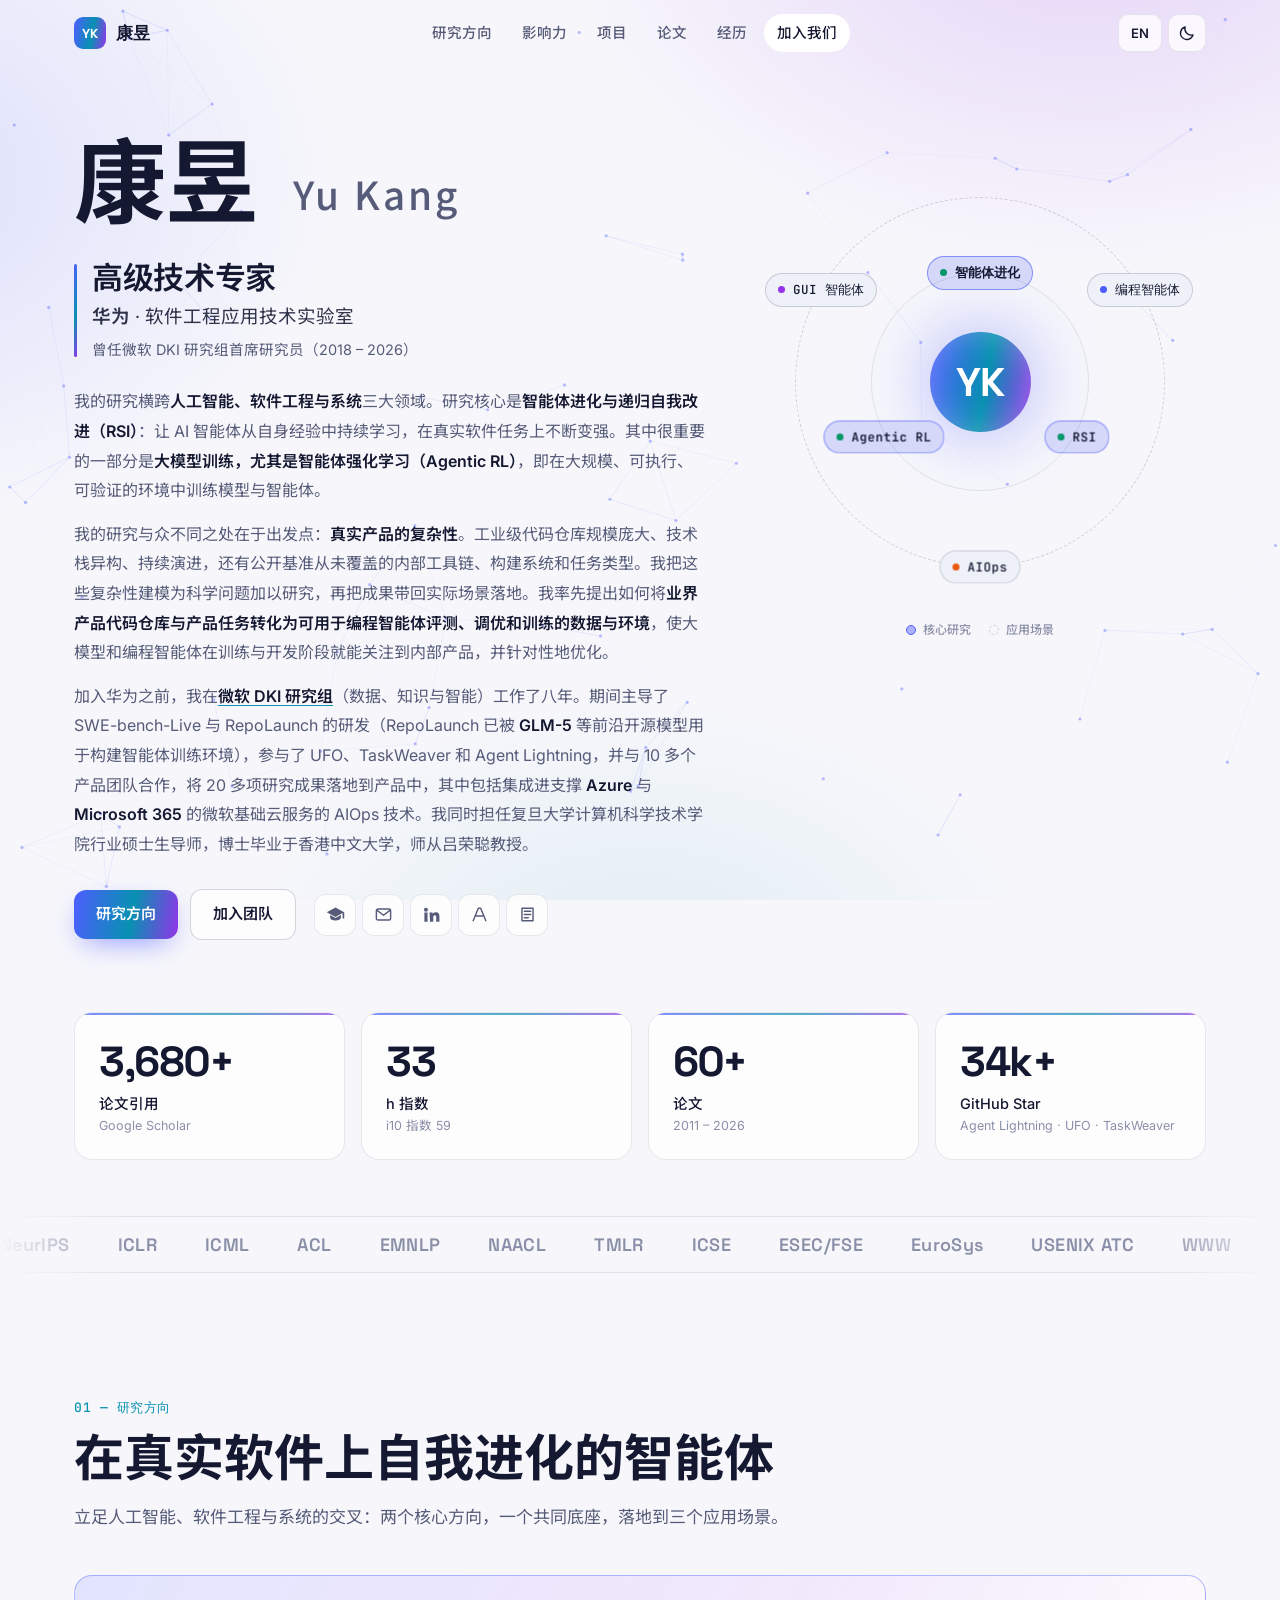
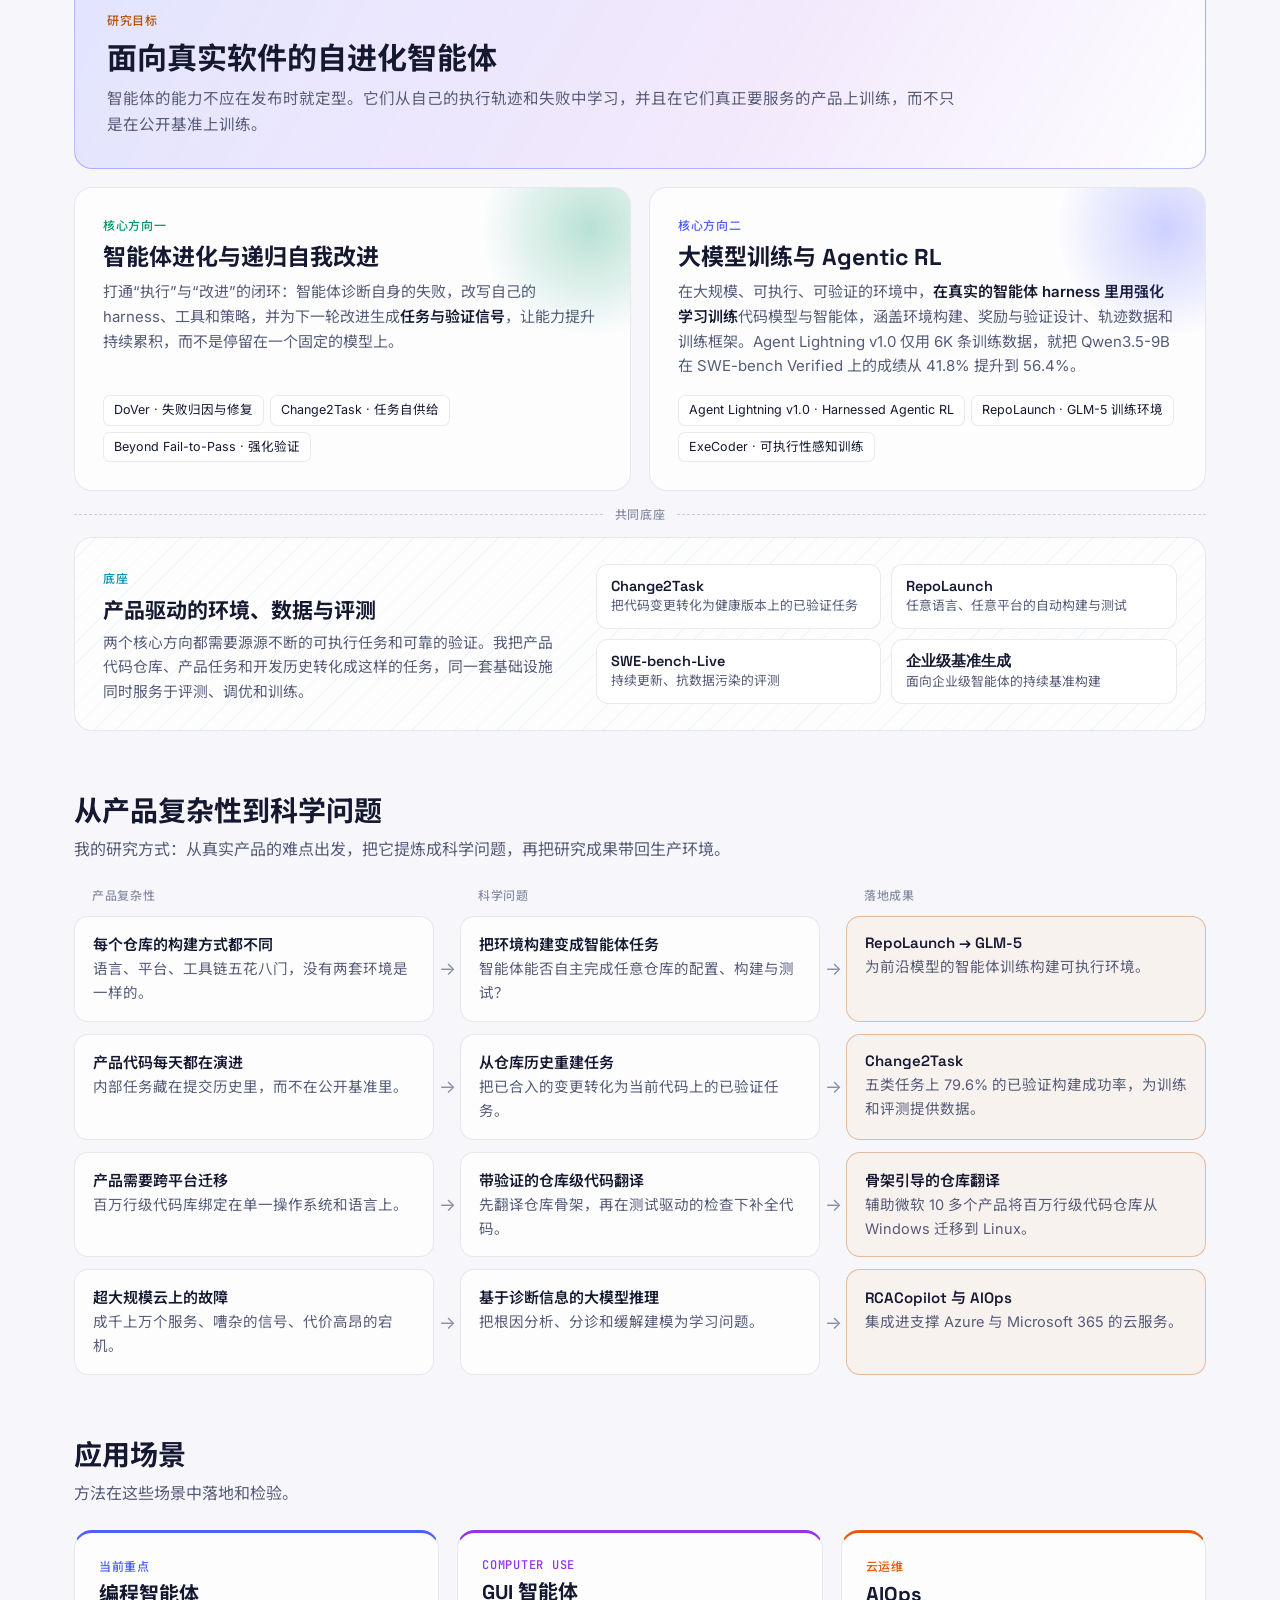
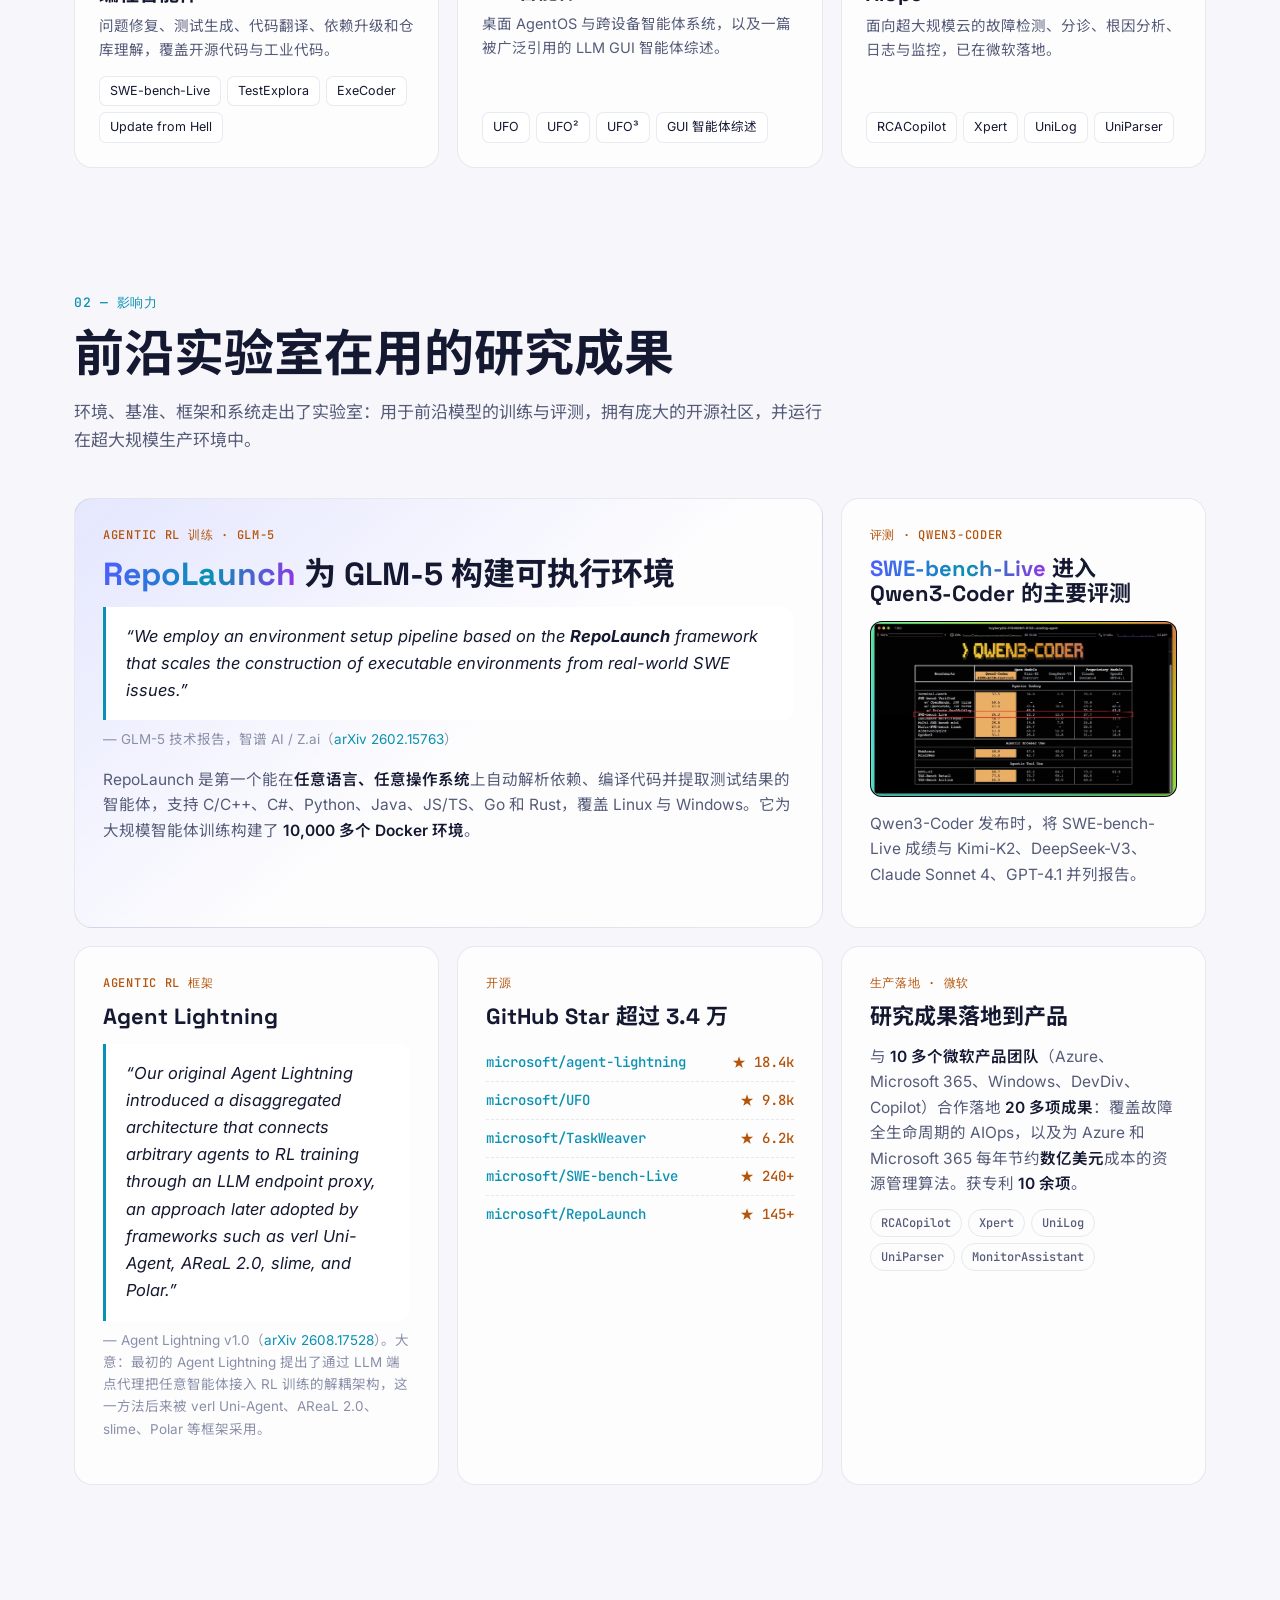
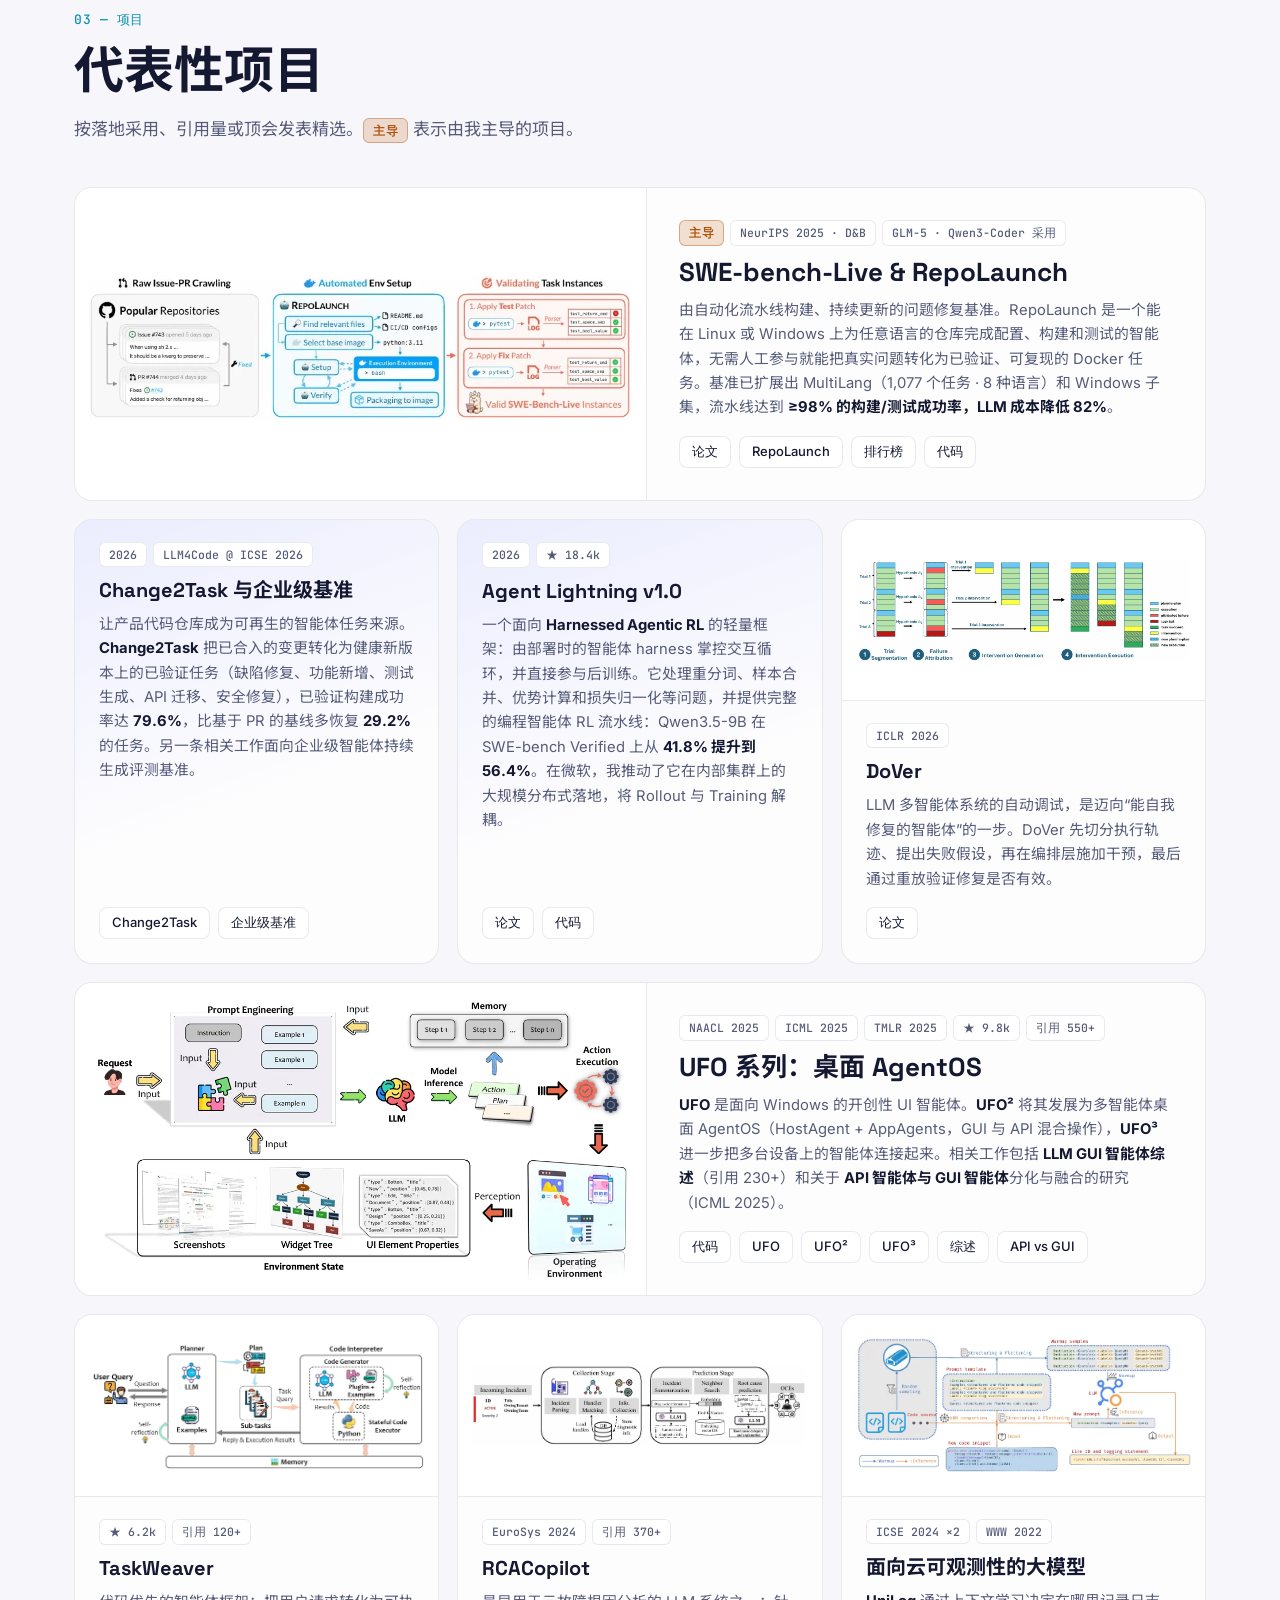
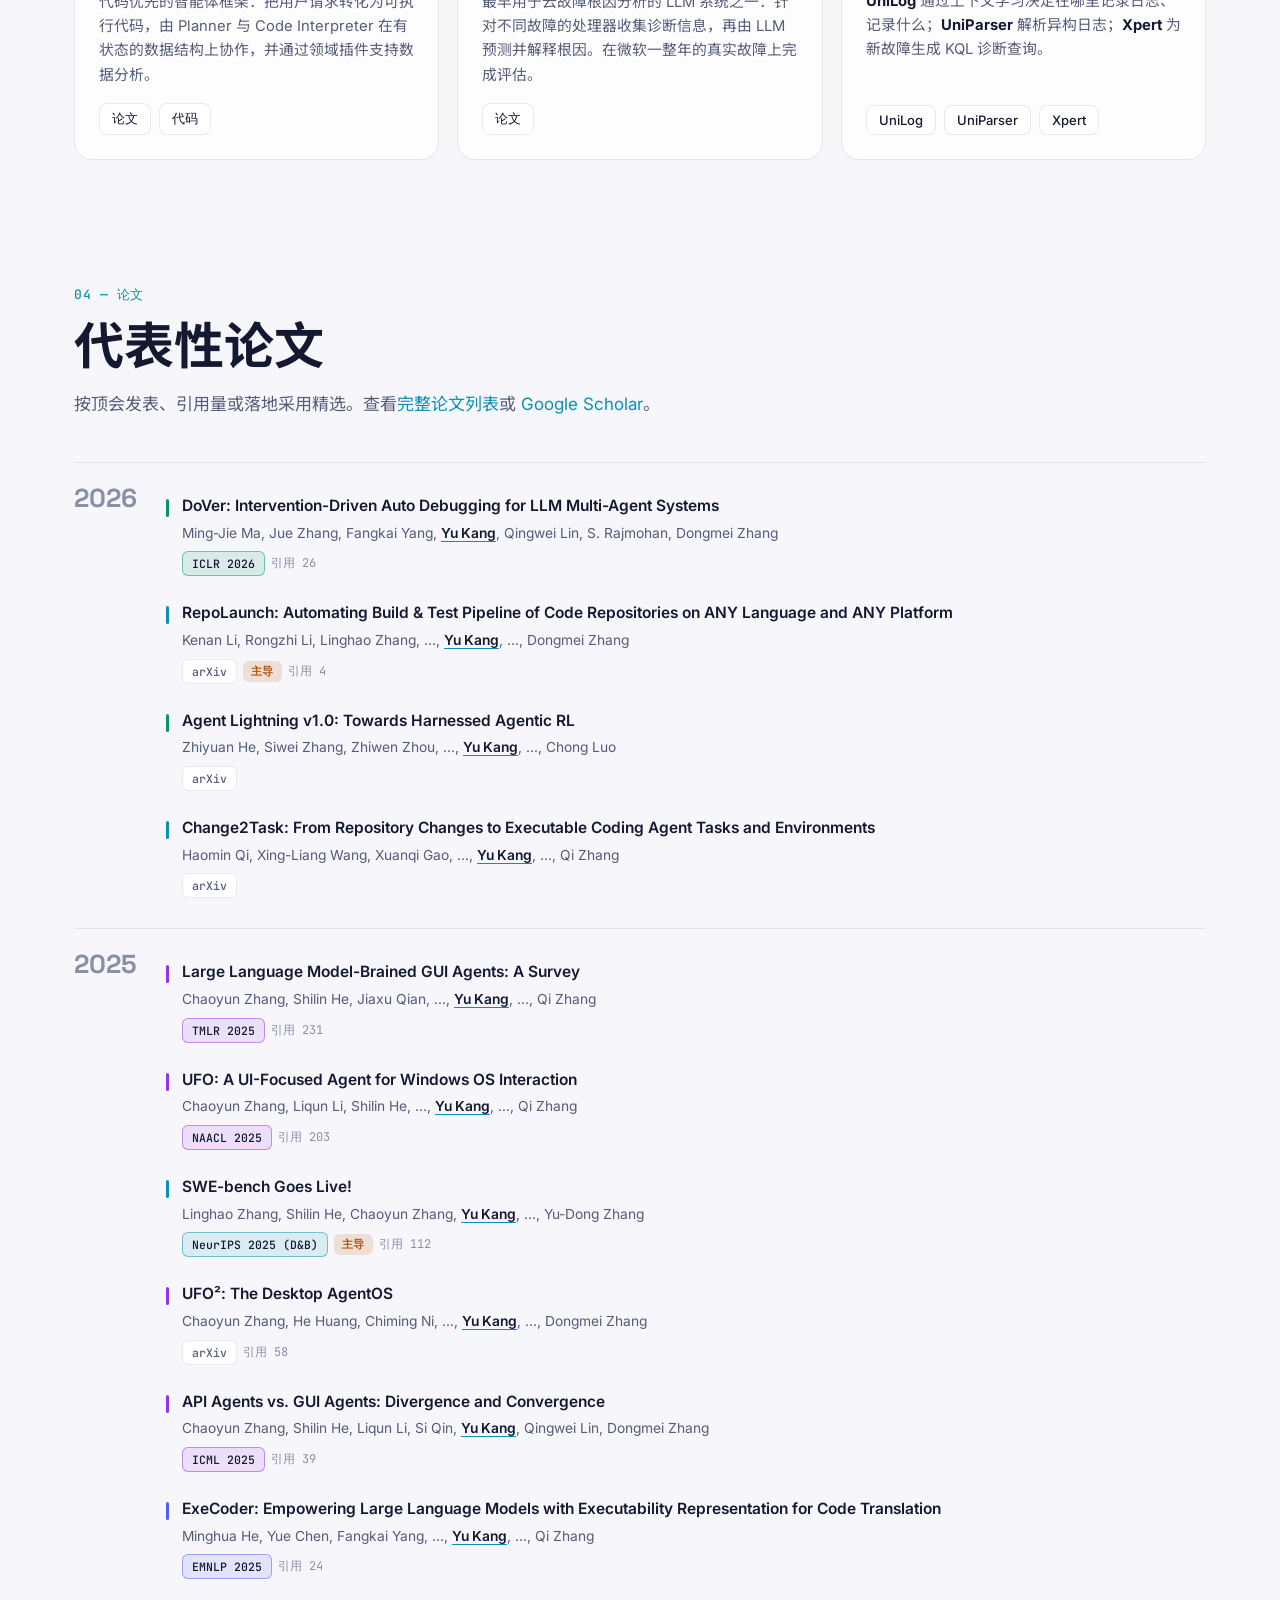
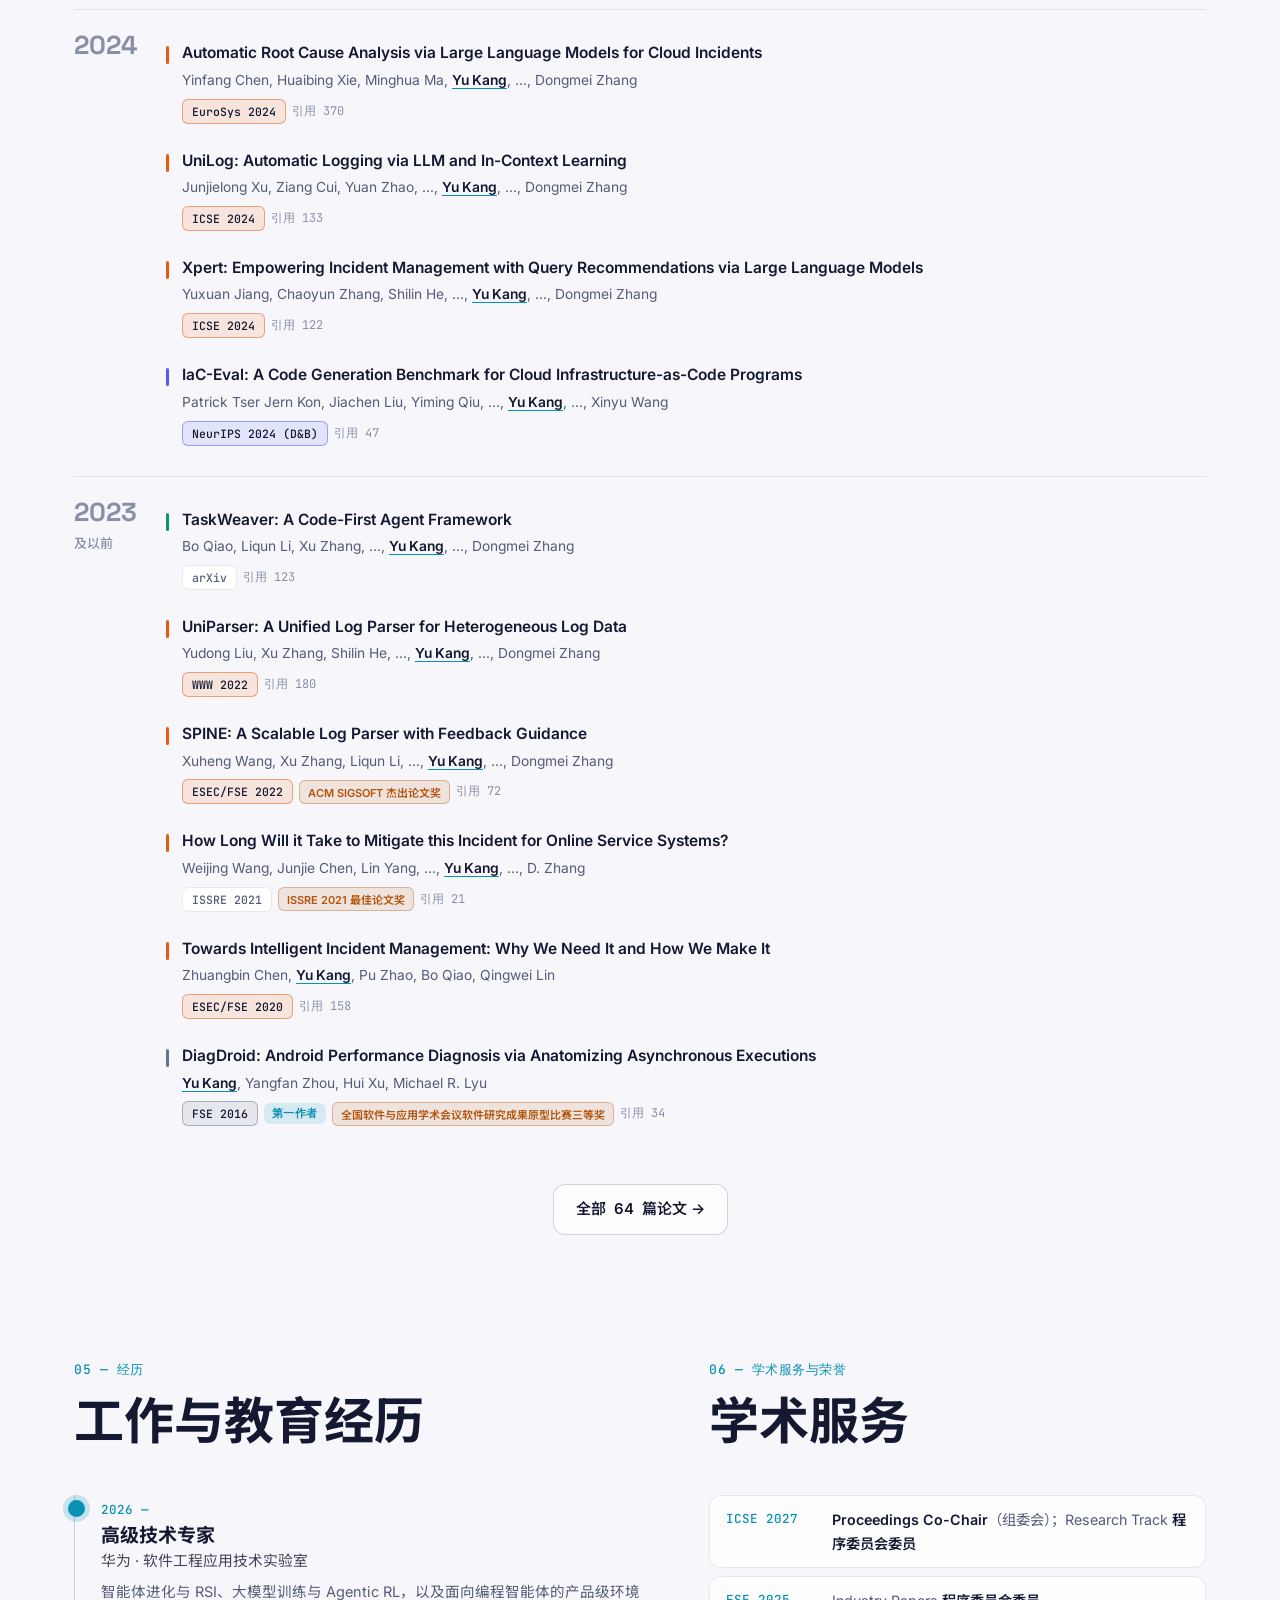
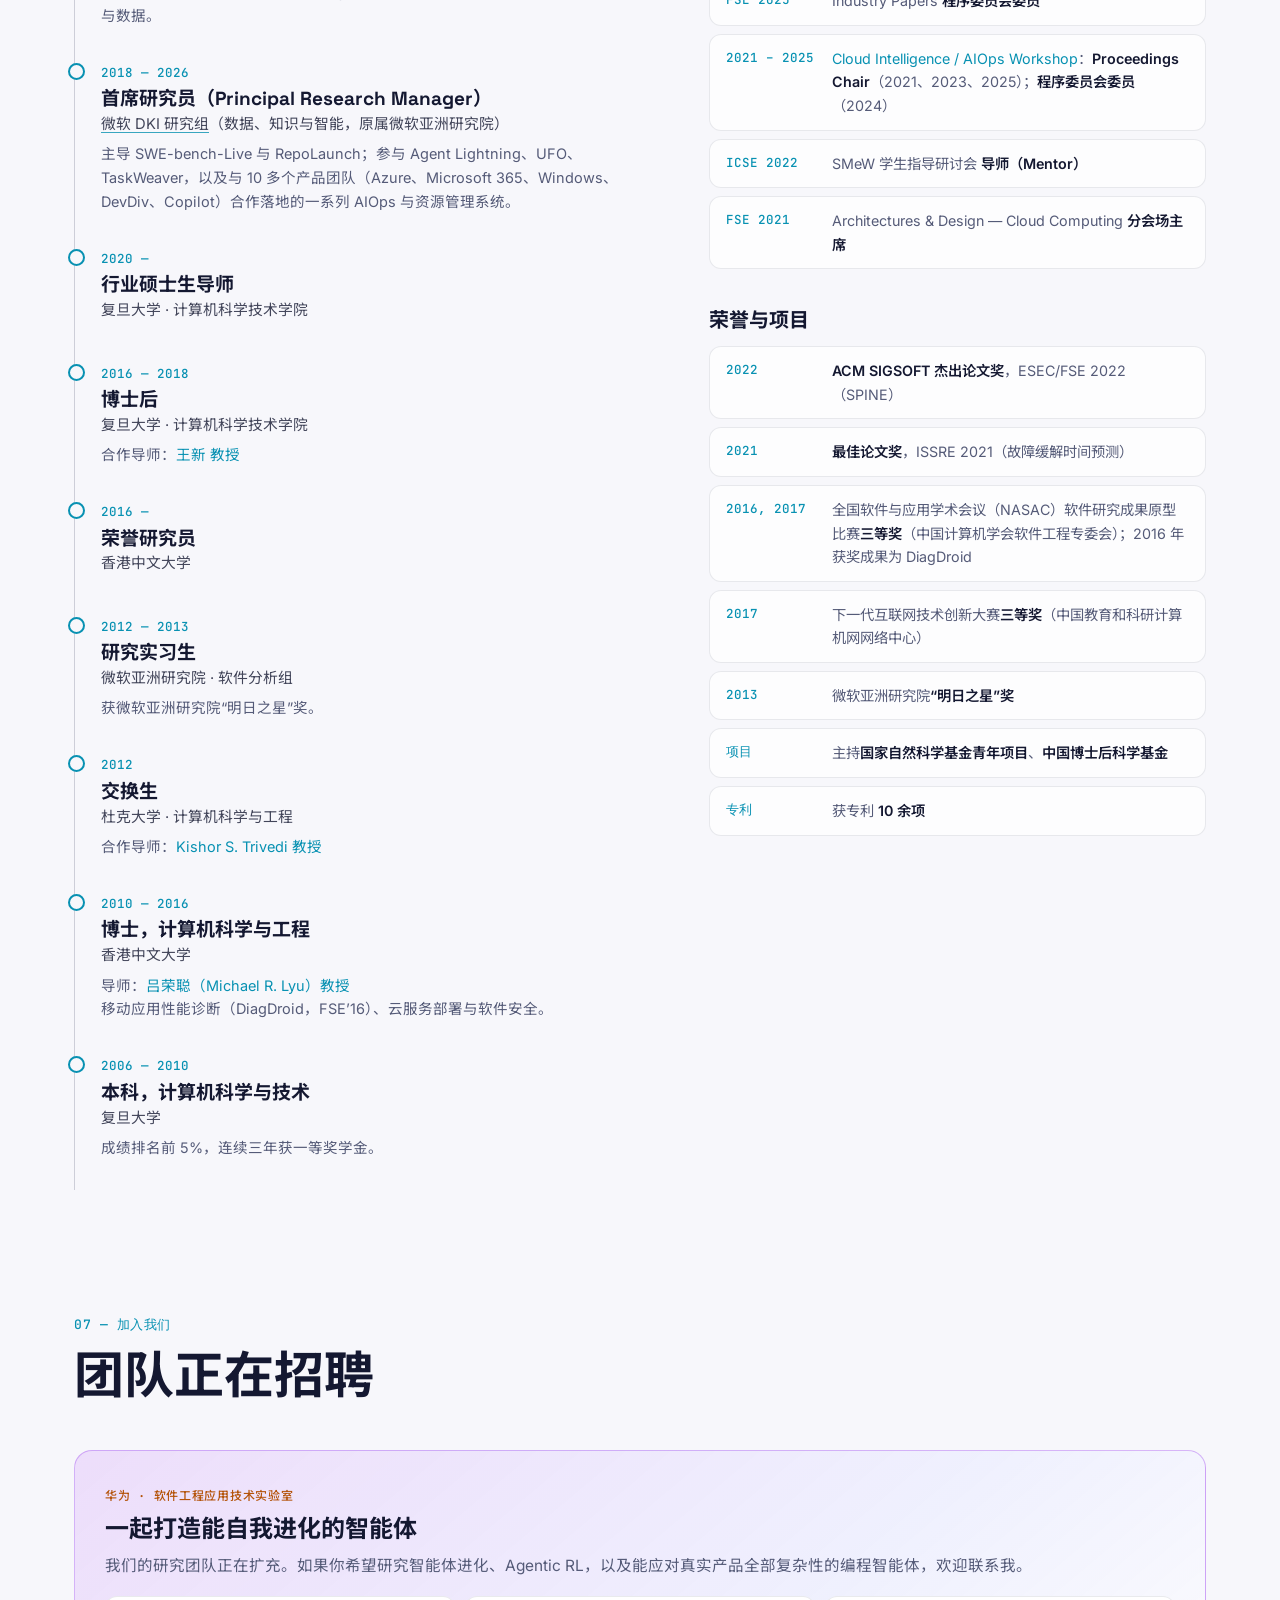
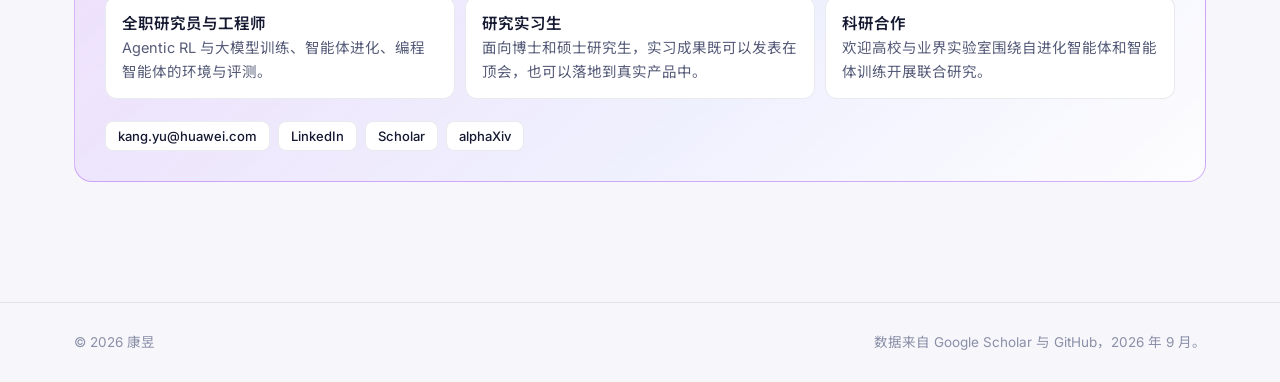
<file: zh/index.html>
<!DOCTYPE html>
<html lang="zh-CN" data-theme="dark">
<head>
<meta charset="utf-8">
<meta name="viewport" content="width=device-width, initial-scale=1">
<title>康昱 · 面向真实软件的自进化智能体</title>
<meta name="description" content="康昱（Yu Kang），华为软件工程应用技术实验室高级技术专家，前微软 DKI 研究组首席研究员。研究方向横跨人工智能、软件工程与系统，聚焦智能体进化与递归自我改进、大模型训练与 Agentic RL，以及面向编程智能体的产品级环境与数据。">
<meta property="og:title" content="康昱 · 面向真实软件的自进化智能体">
<meta property="og:description" content="智能体进化 · RSI · Agentic RL · SWE-bench-Live · RepoLaunch · Change2Task · Agent Lightning">
<meta property="og:image" content="../assets/img/swebench-live.webp">
<link rel="alternate" hreflang="en" href="https://kangyu.github.io/">
<link rel="alternate" hreflang="zh" href="https://kangyu.github.io/zh/">
<link rel="icon" href="data:image/svg+xml,<svg xmlns='http://www.w3.org/2000/svg' viewBox='0 0 64 64'><defs><linearGradient id='g' x1='0' y1='0' x2='1' y2='1'><stop offset='0' stop-color='%236d7cff'/><stop offset='1' stop-color='%2322d3ee'/></linearGradient></defs><rect width='64' height='64' rx='16' fill='url(%23g)'/><text x='32' y='43' font-family='Arial' font-weight='700' font-size='28' text-anchor='middle' fill='white'>YK</text></svg>">
<link rel="preconnect" href="https://fonts.googleapis.com">
<link rel="preconnect" href="https://fonts.gstatic.com" crossorigin>
<link href="https://fonts.googleapis.com/css2?family=Inter:wght@400;500;600&family=JetBrains+Mono:wght@400;500&family=Space+Grotesk:wght@500;600;700&family=Noto+Sans+SC:wght@400;500;600;700&display=swap" rel="stylesheet">
<link rel="stylesheet" href="../assets/css/style.css">
</head>
<body>

<canvas id="net" aria-hidden="true"></canvas>

<!-- Chinese text is kept on single lines: a line break inside a paragraph renders as a stray space. -->
<header class="nav" id="nav">
  <a class="brand" href="#top"><span class="brand-mark">YK</span><span>康昱</span></a>
  <nav class="nav-links" id="navLinks">
    <a href="#research">研究方向</a>
    <a href="#impact">影响力</a>
    <a href="#projects">项目</a>
    <a href="#publications">论文</a>
    <a href="#experience">经历</a>
    <a href="#join">加入我们</a>
  </nav>
  <div class="nav-actions">
    <a class="icon-btn lang-btn" href="../" hreflang="en" lang="en" title="Switch to English">EN</a>
    <button class="icon-btn" id="themeBtn" aria-label="切换深浅色主题">
      <svg class="i-sun" viewBox="0 0 24 24"><circle cx="12" cy="12" r="4.5"/><path d="M12 2v2.5M12 19.5V22M2 12h2.5M19.5 12H22M4.9 4.9l1.8 1.8M17.3 17.3l1.8 1.8M4.9 19.1l1.8-1.8M17.3 6.7l1.8-1.8"/></svg>
      <svg class="i-moon" viewBox="0 0 24 24"><path d="M20 14.5A8.5 8.5 0 0 1 9.5 4a8.5 8.5 0 1 0 10.5 10.5z"/></svg>
    </button>
    <button class="icon-btn menu-btn" id="menuBtn" aria-label="打开菜单"><svg viewBox="0 0 24 24"><path d="M4 7h16M4 12h16M4 17h16"/></svg></button>
  </div>
</header>

<main id="top">

<!-- ============ HERO ============ -->
<section class="hero">
  <div class="wrap hero-grid">
    <div class="hero-text">
      <h1 class="reveal">康昱 <span class="cn">Yu Kang</span></h1>
      <div class="hero-role reveal">
        <span class="role-title">高级技术专家</span>
        <span class="role-org"><b>华为</b> · 软件工程应用技术实验室</span>
        <span class="role-prev">曾任微软 DKI 研究组首席研究员（2018 – 2026）</span>
      </div>
      <div class="hero-bio reveal">
        <p>我的研究横跨<strong>人工智能、软件工程与系统</strong>三大领域。研究核心是<strong>智能体进化与递归自我改进（RSI）</strong>：让 AI 智能体从自身经验中持续学习，在真实软件任务上不断变强。其中很重要的一部分是<strong>大模型训练，尤其是智能体强化学习（Agentic RL）</strong>，即在大规模、可执行、可验证的环境中训练模型与智能体。</p>
        <p>我的研究与众不同之处在于出发点：<strong>真实产品的复杂性</strong>。工业级代码仓库规模庞大、技术栈异构、持续演进，还有公开基准从未覆盖的内部工具链、构建系统和任务类型。我把这些复杂性建模为科学问题加以研究，再把成果带回实际场景落地。我率先提出如何将<strong>业界产品代码仓库与产品任务转化为可用于编程智能体评测、调优和训练的数据与环境</strong>，使大模型和编程智能体在训练与开发阶段就能关注到内部产品，并针对性地优化。</p>
        <p>加入华为之前，我在<a href="https://www.microsoft.com/en-us/research/group/data-knowledge-intelligence/" target="_blank" rel="noopener"><strong>微软 DKI 研究组</strong></a>（数据、知识与智能）工作了八年。期间主导了 SWE-bench-Live 与 RepoLaunch 的研发（RepoLaunch 已被 <strong>GLM-5</strong> 等前沿开源模型用于构建智能体训练环境），参与了 UFO、TaskWeaver 和 Agent Lightning，并与 10 多个产品团队合作，将 20 多项研究成果落地到产品中，其中包括集成进支撑 <strong>Azure</strong> 与 <strong>Microsoft&nbsp;365</strong> 的微软基础云服务的 AIOps 技术。我同时担任复旦大学计算机科学技术学院行业硕士生导师，博士毕业于香港中文大学，师从吕荣聪教授。</p>
      </div>
      <div class="hero-cta reveal">
        <a class="btn primary" href="#research">研究方向</a>
        <a class="btn ghost" href="#join">加入团队</a>
        <div class="socials">
          <a href="https://scholar.google.com/citations?user=M_lzR_0AAAAJ" target="_blank" rel="noopener" aria-label="Google Scholar" title="Google Scholar"><svg viewBox="0 0 24 24"><path d="M12 3 1 9l11 6 9-4.9V17h2V9L12 3zm-6.8 9.7V16c0 1.9 3 3.5 6.8 3.5s6.8-1.6 6.8-3.5v-3.3L12 16.4l-6.8-3.7z" fill="currentColor" stroke="none"/></svg></a>
          <a data-email="kang.yu/huawei.com" aria-label="邮箱" title="邮箱"><svg viewBox="0 0 24 24"><rect x="3" y="5" width="18" height="14" rx="2"/><path d="m3.5 6.5 8.5 6.5 8.5-6.5"/></svg></a>
          <a href="https://www.linkedin.com/in/yu-kang/" target="_blank" rel="noopener" aria-label="LinkedIn" title="LinkedIn"><svg viewBox="0 0 24 24"><path d="M4.98 3.5a2.5 2.5 0 1 1 0 5 2.5 2.5 0 0 1 0-5zM3 9.5h4V21H3zM9.5 9.5h3.8v1.6h.1c.5-1 1.8-2 3.8-2 4 0 4.8 2.6 4.8 6V21h-4v-5.2c0-1.3 0-2.9-1.8-2.9s-2 1.4-2 2.8V21h-4z" fill="currentColor" stroke="none"/></svg></a>
          <a href="https://www.alphaxiv.org/@yu-kang" target="_blank" rel="noopener" aria-label="alphaXiv" title="alphaXiv"><svg viewBox="0 0 24 24"><path d="M4 20 10.5 4h3L20 20M7 14h10"/></svg></a>
          <a href="https://conf.researchr.org/profile/icse-2027/yukang" target="_blank" rel="noopener" aria-label="researchr profile" title="ICSE 2027 profile"><svg viewBox="0 0 24 24"><path d="M5 4h14v16H5zM8 8h8M8 12h8M8 16h5"/></svg></a>
        </div>
      </div>
    </div>
    <div class="hero-card reveal">
      <div class="orbit">
        <div class="orbit-core"><span>YK</span></div>
        <span class="orb in-ring o1">智能体进化</span>
        <span class="orb in-ring o2">RSI</span>
        <span class="orb in-ring o3">Agentic RL</span>
        <span class="orb o4">编程智能体</span>
        <span class="orb o5">AIOps</span>
        <span class="orb o6">GUI 智能体</span>
      </div>
      <div class="orbit-legend"><span class="lg-in"><i></i>核心研究</span><span class="lg-out"><i></i>应用场景</span></div>
    </div>
  </div>

  <div class="wrap stats">
    <div class="stat reveal"><b data-count="3680" data-suffix="+">0</b><span>论文引用<small>Google Scholar</small></span></div>
    <div class="stat reveal"><b data-count="33">0</b><span>h 指数<small>i10 指数 59</small></span></div>
    <div class="stat reveal"><b data-count="60" data-suffix="+">0</b><span>论文<small>2011 – 2026</small></span></div>
    <div class="stat reveal"><b data-count="34" data-suffix="k+">0</b><span>GitHub Star<small>Agent Lightning · UFO · TaskWeaver</small></span></div>
  </div>

  <div class="marquee" aria-label="发表会议与期刊">
    <div class="marquee-track">
      <span>NeurIPS</span><span>ICLR</span><span>ICML</span><span>ACL</span><span>EMNLP</span><span>NAACL</span><span>TMLR</span><span>ICSE</span><span>ESEC/FSE</span><span>EuroSys</span><span>USENIX ATC</span><span>WWW</span><span>ICDE</span><span>ISSRE</span><span>DSN</span><span>ECAI</span><span>IEEE CLOUD</span><span>ICWS</span>
      <span>NeurIPS</span><span>ICLR</span><span>ICML</span><span>ACL</span><span>EMNLP</span><span>NAACL</span><span>TMLR</span><span>ICSE</span><span>ESEC/FSE</span><span>EuroSys</span><span>USENIX ATC</span><span>WWW</span><span>ICDE</span><span>ISSRE</span><span>DSN</span><span>ECAI</span><span>IEEE CLOUD</span><span>ICWS</span>
    </div>
  </div>
</section>

<!-- ============ RESEARCH ============ -->
<section id="research" class="section">
  <div class="wrap">
    <div class="sec-head reveal">
      <span class="sec-kicker">01 — 研究方向</span>
      <h2>在真实软件上自我进化的智能体</h2>
      <p>立足人工智能、软件工程与系统的交叉：两个核心方向，一个共同底座，落地到三个应用场景。</p>
    </div>

    <div class="north reveal">
      <span class="lbl">研究目标</span>
      <h3>面向真实软件的自进化智能体</h3>
      <p>智能体的能力不应在发布时就定型。它们从自己的执行轨迹和失败中学习，并且在它们真正要服务的产品上训练，而不只是在公开基准上训练。</p>
    </div>

    <div class="core-grid">
      <article class="core reveal" style="--c:var(--c-agent)">
        <span class="lbl">核心方向一</span>
        <h3>智能体进化与递归自我改进</h3>
        <p>打通“执行”与“改进”的闭环：智能体诊断自身的失败，改写自己的 harness、工具和策略，并为下一轮改进生成<b>任务与验证信号</b>，让能力提升持续累积，而不是停留在一个固定的模型上。</p>
        <div class="keys">
          <a href="https://arxiv.org/abs/2512.06749" target="_blank" rel="noopener">DoVer · 失败归因与修复</a>
          <a href="https://arxiv.org/abs/2607.28591" target="_blank" rel="noopener">Change2Task · 任务自供给</a>
          <a href="https://arxiv.org/abs/2607.19843" target="_blank" rel="noopener">Beyond Fail-to-Pass · 强化验证</a>
        </div>
      </article>
      <article class="core reveal" style="--c:var(--c-coding)">
        <span class="lbl">核心方向二</span>
        <h3>大模型训练与 Agentic RL</h3>
        <p>在大规模、可执行、可验证的环境中，<b>在真实的智能体 harness 里用强化学习训练</b>代码模型与智能体，涵盖环境构建、奖励与验证设计、轨迹数据和训练框架。Agent Lightning v1.0 仅用 6K 条训练数据，就把 Qwen3.5-9B 在 SWE-bench Verified 上的成绩从 41.8% 提升到 56.4%。</p>
        <div class="keys">
          <a href="https://arxiv.org/abs/2608.17528" target="_blank" rel="noopener">Agent Lightning v1.0 · Harnessed Agentic RL</a>
          <a href="https://arxiv.org/abs/2603.05026" target="_blank" rel="noopener">RepoLaunch · GLM-5 训练环境</a>
          <a href="https://arxiv.org/abs/2501.18460" target="_blank" rel="noopener">ExeCoder · 可执行性感知训练</a>
        </div>
      </article>
    </div>

    <div class="built-on reveal">共同底座</div>

    <div class="foundation reveal">
      <div>
        <span class="lbl">底座</span>
        <h3>产品驱动的环境、数据与评测</h3>
        <p>两个核心方向都需要源源不断的可执行任务和可靠的验证。我把产品代码仓库、产品任务和开发历史转化成这样的任务，同一套基础设施同时服务于评测、调优和训练。</p>
      </div>
      <div class="found-items">
        <a href="https://arxiv.org/abs/2607.28591" target="_blank" rel="noopener"><b>Change2Task</b><span>把代码变更转化为健康版本上的已验证任务</span></a>
        <a href="https://arxiv.org/abs/2603.05026" target="_blank" rel="noopener"><b>RepoLaunch</b><span>任意语言、任意平台的自动构建与测试</span></a>
        <a href="https://swe-bench-live.github.io/" target="_blank" rel="noopener"><b>SWE-bench-Live</b><span>持续更新、抗数据污染的评测</span></a>
        <a href="https://arxiv.org/abs/2511.10049" target="_blank" rel="noopener"><b>企业级基准生成</b><span>面向企业级智能体的持续基准构建</span></a>
      </div>
    </div>

    <h3 class="sub-h reveal">从产品复杂性到科学问题</h3>
    <p class="sub-p reveal">我的研究方式：从真实产品的难点出发，把它提炼成科学问题，再把研究成果带回生产环境。</p>
    <div class="approach">
      <div class="ap-head reveal"><span>产品复杂性</span><span></span><span>科学问题</span><span></span><span>落地成果</span></div>
      <div class="ap-row reveal">
        <div><b>每个仓库的构建方式都不同</b>语言、平台、工具链五花八门，没有两套环境是一样的。</div><span class="arr">→</span>
        <div><b>把环境构建变成智能体任务</b>智能体能否自主完成任意仓库的配置、构建与测试？</div><span class="arr">→</span>
        <div class="res"><b>RepoLaunch → GLM-5</b>为前沿模型的智能体训练构建可执行环境。</div>
      </div>
      <div class="ap-row reveal">
        <div><b>产品代码每天都在演进</b>内部任务藏在提交历史里，而不在公开基准里。</div><span class="arr">→</span>
        <div><b>从仓库历史重建任务</b>把已合入的变更转化为当前代码上的已验证任务。</div><span class="arr">→</span>
        <div class="res"><b>Change2Task</b>五类任务上 79.6% 的已验证构建成功率，为训练和评测提供数据。</div>
      </div>
      <div class="ap-row reveal">
        <div><b>产品需要跨平台迁移</b>百万行级代码库绑定在单一操作系统和语言上。</div><span class="arr">→</span>
        <div><b>带验证的仓库级代码翻译</b>先翻译仓库骨架，再在测试驱动的检查下补全代码。</div><span class="arr">→</span>
        <div class="res"><b>骨架引导的仓库翻译</b>辅助微软 10 多个产品将百万行级代码仓库从 Windows 迁移到 Linux。</div>
      </div>
      <div class="ap-row reveal">
        <div><b>超大规模云上的故障</b>成千上万个服务、嘈杂的信号、代价高昂的宕机。</div><span class="arr">→</span>
        <div><b>基于诊断信息的大模型推理</b>把根因分析、分诊和缓解建模为学习问题。</div><span class="arr">→</span>
        <div class="res"><b>RCACopilot 与 AIOps</b>集成进支撑 Azure 与 Microsoft 365 的云服务。</div>
      </div>
    </div>

    <h3 class="sub-h reveal">应用场景</h3>
    <p class="sub-p reveal">方法在这些场景中落地和检验。</p>
    <div class="scen-grid">
      <article class="scen reveal" style="--c:var(--c-coding)">
        <span class="lbl">当前重点</span>
        <h3>编程智能体</h3>
        <p>问题修复、测试生成、代码翻译、依赖升级和仓库理解，覆盖开源代码与工业代码。</p>
        <div class="keys"><span>SWE-bench-Live</span><span>TestExplora</span><span>ExeCoder</span><span>Update from Hell</span></div>
      </article>
      <article class="scen reveal" style="--c:var(--c-gui)">
        <span class="lbl">Computer Use</span>
        <h3>GUI 智能体</h3>
        <p>桌面 AgentOS 与跨设备智能体系统，以及一篇被广泛引用的 LLM GUI 智能体综述。</p>
        <div class="keys"><span>UFO</span><span>UFO²</span><span>UFO³</span><span>GUI 智能体综述</span></div>
      </article>
      <article class="scen reveal" style="--c:var(--c-aiops)">
        <span class="lbl">云运维</span>
        <h3>AIOps</h3>
        <p>面向超大规模云的故障检测、分诊、根因分析、日志与监控，已在微软落地。</p>
        <div class="keys"><span>RCACopilot</span><span>Xpert</span><span>UniLog</span><span>UniParser</span></div>
      </article>
    </div>
  </div>
</section>

<!-- ============ IMPACT ============ -->
<section id="impact" class="section">
  <div class="wrap">
    <div class="sec-head reveal">
      <span class="sec-kicker">02 — 影响力</span>
      <h2>前沿实验室在用的研究成果</h2>
      <p>环境、基准、框架和系统走出了实验室：用于前沿模型的训练与评测，拥有庞大的开源社区，并运行在超大规模生产环境中。</p>
    </div>

    <div class="impact-grid">
      <article class="impact big reveal">
        <div class="impact-tag">Agentic RL 训练 · GLM-5</div>
        <h3><span class="grad-text">RepoLaunch</span> 为 GLM-5 构建可执行环境</h3>
        <blockquote>“We employ an environment setup pipeline based on the <b>RepoLaunch</b> framework that scales the construction of executable environments from real-world SWE issues.”</blockquote>
        <p class="cite">— GLM-5 技术报告，智谱 AI / Z.ai（<a href="https://arxiv.org/abs/2602.15763" target="_blank" rel="noopener">arXiv 2602.15763</a>）</p>
        <p>RepoLaunch 是第一个能在<b>任意语言、任意操作系统</b>上自动解析依赖、编译代码并提取测试结果的智能体，支持 C/C++、C#、Python、Java、JS/TS、Go 和 Rust，覆盖 Linux 与 Windows。它为大规模智能体训练构建了 <b>10,000 多个 Docker 环境</b>。</p>
      </article>

      <article class="impact reveal">
        <div class="impact-tag">评测 · Qwen3-Coder</div>
        <h3><span class="grad-text">SWE-bench-Live</span> 进入 Qwen3-Coder 的主要评测</h3>
        <figure class="shot"><img src="../assets/img/qwen3-coder-swebench-live.webp" alt="Qwen3-Coder 发布时的评测表，其中包含 SWE-bench Live 一行" loading="lazy"></figure>
        <p>Qwen3-Coder 发布时，将 SWE-bench-Live 成绩与 Kimi-K2、DeepSeek-V3、Claude Sonnet 4、GPT-4.1 并列报告。</p>
      </article>

      <article class="impact reveal">
        <div class="impact-tag">Agentic RL 框架</div>
        <h3>Agent Lightning</h3>
        <blockquote>“Our original Agent Lightning introduced a disaggregated architecture that connects arbitrary agents to RL training through an LLM endpoint proxy, an approach later adopted by frameworks such as verl Uni-Agent, AReaL 2.0, slime, and Polar.”</blockquote>
        <p class="cite">— Agent Lightning v1.0（<a href="https://arxiv.org/abs/2608.17528" target="_blank" rel="noopener">arXiv 2608.17528</a>）。大意：最初的 Agent Lightning 提出了通过 LLM 端点代理把任意智能体接入 RL 训练的解耦架构，这一方法后来被 verl Uni-Agent、AReaL 2.0、slime、Polar 等框架采用。</p>
      </article>

      <article class="impact reveal">
        <div class="impact-tag">开源</div>
        <h3>GitHub Star 超过 3.4 万</h3>
        <ul class="repo-list">
          <li><a href="https://github.com/microsoft/agent-lightning" target="_blank" rel="noopener">microsoft/agent-lightning</a><span>★ 18.4k</span></li>
          <li><a href="https://github.com/microsoft/UFO" target="_blank" rel="noopener">microsoft/UFO</a><span>★ 9.8k</span></li>
          <li><a href="https://github.com/microsoft/TaskWeaver" target="_blank" rel="noopener">microsoft/TaskWeaver</a><span>★ 6.2k</span></li>
          <li><a href="https://github.com/microsoft/SWE-bench-Live" target="_blank" rel="noopener">microsoft/SWE-bench-Live</a><span>★ 240+</span></li>
          <li><a href="https://github.com/microsoft/RepoLaunch" target="_blank" rel="noopener">microsoft/RepoLaunch</a><span>★ 145+</span></li>
        </ul>
      </article>

      <article class="impact reveal">
        <div class="impact-tag">生产落地 · 微软</div>
        <h3>研究成果落地到产品</h3>
        <p>与 <b>10 多个微软产品团队</b>（Azure、Microsoft 365、Windows、DevDiv、Copilot）合作落地 <b>20 多项成果</b>：覆盖故障全生命周期的 AIOps，以及为 Azure 和 Microsoft 365 每年节约<b>数亿美元</b>成本的资源管理算法。获专利 <b>10 余项</b>。</p>
        <div class="chips"><span>RCACopilot</span><span>Xpert</span><span>UniLog</span><span>UniParser</span><span>MonitorAssistant</span></div>
      </article>
    </div>
  </div>
</section>

<!-- ============ PROJECTS ============ -->
<section id="projects" class="section">
  <div class="wrap">
    <div class="sec-head reveal">
      <span class="sec-kicker">03 — 项目</span>
      <h2>代表性项目</h2>
      <p>按落地采用、引用量或顶会发表精选。<span class="role lead">主导</span> 表示由我主导的项目。</p>
    </div>

    <div class="projects">

      <article class="proj wide reveal">
        <div class="proj-media"><img src="../assets/img/swebench-live.webp" alt="SWE-bench-Live 流水线：问题抓取、RepoLaunch 环境构建、任务验证" loading="lazy"></div>
        <div class="proj-body">
          <div class="proj-meta"><span class="role lead">主导</span><span class="venue">NeurIPS 2025 · D&amp;B</span><span class="venue">GLM-5 · Qwen3-Coder 采用</span></div>
          <h3>SWE-bench-Live &amp; RepoLaunch</h3>
          <p>由自动化流水线构建、持续更新的问题修复基准。RepoLaunch 是一个能在 Linux 或 Windows 上为任意语言的仓库完成配置、构建和测试的智能体，无需人工参与就能把真实问题转化为已验证、可复现的 Docker 任务。基准已扩展出 MultiLang（1,077 个任务 · 8 种语言）和 Windows 子集，流水线达到 <b>≥98% 的构建/测试成功率，LLM 成本降低 82%</b>。</p>
          <div class="proj-links">
            <a href="https://arxiv.org/abs/2505.23419" target="_blank" rel="noopener">论文</a>
            <a href="https://arxiv.org/abs/2603.05026" target="_blank" rel="noopener">RepoLaunch</a>
            <a href="https://swe-bench-live.github.io/" target="_blank" rel="noopener">排行榜</a>
            <a href="https://github.com/microsoft/SWE-bench-Live" target="_blank" rel="noopener">代码</a>
          </div>
        </div>
      </article>

      <article class="proj reveal">
        <div class="proj-body only-text">
          <div class="proj-meta"><span class="venue">2026</span><span class="venue">LLM4Code @ ICSE 2026</span></div>
          <h3>Change2Task 与企业级基准</h3>
          <p>让产品代码仓库成为可再生的智能体任务来源。<b>Change2Task</b> 把已合入的变更转化为健康新版本上的已验证任务（缺陷修复、功能新增、测试生成、API 迁移、安全修复），已验证构建成功率达 <b>79.6%</b>，比基于 PR 的基线多恢复 <b>29.2%</b> 的任务。另一条相关工作面向企业级智能体持续生成评测基准。</p>
          <div class="proj-links"><a href="https://arxiv.org/abs/2607.28591" target="_blank" rel="noopener">Change2Task</a><a href="https://arxiv.org/abs/2511.10049" target="_blank" rel="noopener">企业级基准</a></div>
        </div>
      </article>

      <article class="proj reveal">
        <div class="proj-body only-text">
          <div class="proj-meta"><span class="venue">2026</span><span class="venue">★ 18.4k</span></div>
          <h3>Agent Lightning v1.0</h3>
          <p>一个面向 <b>Harnessed Agentic RL</b> 的轻量框架：由部署时的智能体 harness 掌控交互循环，并直接参与后训练。它处理重分词、样本合并、优势计算和损失归一化等问题，并提供完整的编程智能体 RL 流水线：Qwen3.5-9B 在 SWE-bench Verified 上从 <b>41.8% 提升到 56.4%</b>。在微软，我推动了它在内部集群上的大规模分布式落地，将 Rollout 与 Training 解耦。</p>
          <div class="proj-links"><a href="https://arxiv.org/abs/2608.17528" target="_blank" rel="noopener">论文</a><a href="https://github.com/microsoft/agent-lightning" target="_blank" rel="noopener">代码</a></div>
        </div>
      </article>

      <article class="proj reveal">
        <div class="proj-media"><img src="../assets/img/dover.webp" alt="DoVer 干预驱动的调试流程" loading="lazy"></div>
        <div class="proj-body">
          <div class="proj-meta"><span class="venue">ICLR 2026</span></div>
          <h3>DoVer</h3>
          <p>LLM 多智能体系统的自动调试，是迈向“能自我修复的智能体”的一步。DoVer 先切分执行轨迹、提出失败假设，再在编排层施加干预，最后通过重放验证修复是否有效。</p>
          <div class="proj-links"><a href="https://arxiv.org/abs/2512.06749" target="_blank" rel="noopener">论文</a></div>
        </div>
      </article>

      <article class="proj wide reveal">
        <div class="proj-media contain"><img src="../assets/img/gui-agent-survey.webp" alt="LLM GUI 智能体的演进" loading="lazy"></div>
        <div class="proj-body">
          <div class="proj-meta"><span class="venue">NAACL 2025</span><span class="venue">ICML 2025</span><span class="venue">TMLR 2025</span><span class="venue">★ 9.8k</span><span class="venue">引用 550+</span></div>
          <h3>UFO 系列：桌面 AgentOS</h3>
          <p><b>UFO</b> 是面向 Windows 的开创性 UI 智能体。<b>UFO²</b> 将其发展为多智能体桌面 AgentOS（HostAgent + AppAgents，GUI 与 API 混合操作），<b>UFO³</b> 进一步把多台设备上的智能体连接起来。相关工作包括 <b>LLM GUI 智能体综述</b>（引用 230+）和关于 <b>API 智能体与 GUI 智能体</b>分化与融合的研究（ICML 2025）。</p>
          <div class="proj-links">
            <a href="https://github.com/microsoft/UFO" target="_blank" rel="noopener">代码</a>
            <a href="https://arxiv.org/abs/2402.07939" target="_blank" rel="noopener">UFO</a>
            <a href="https://arxiv.org/abs/2504.14603" target="_blank" rel="noopener">UFO²</a>
            <a href="https://arxiv.org/abs/2511.11332" target="_blank" rel="noopener">UFO³</a>
            <a href="https://arxiv.org/abs/2411.18279" target="_blank" rel="noopener">综述</a>
            <a href="https://arxiv.org/abs/2503.11069" target="_blank" rel="noopener">API vs GUI</a>
          </div>
        </div>
      </article>

      <article class="proj reveal">
        <div class="proj-media"><img src="../assets/img/taskweaver.webp" alt="TaskWeaver 架构" loading="lazy"></div>
        <div class="proj-body">
          <div class="proj-meta"><span class="venue">★ 6.2k</span><span class="venue">引用 120+</span></div>
          <h3>TaskWeaver</h3>
          <p>代码优先的智能体框架：把用户请求转化为可执行代码，由 Planner 与 Code Interpreter 在有状态的数据结构上协作，并通过领域插件支持数据分析。</p>
          <div class="proj-links"><a href="https://arxiv.org/abs/2311.17541" target="_blank" rel="noopener">论文</a><a href="https://github.com/microsoft/TaskWeaver" target="_blank" rel="noopener">代码</a></div>
        </div>
      </article>

      <article class="proj reveal">
        <div class="proj-media"><img src="../assets/img/rcacopilot.webp" alt="RCACopilot 流程" loading="lazy"></div>
        <div class="proj-body">
          <div class="proj-meta"><span class="venue">EuroSys 2024</span><span class="venue">引用 370+</span></div>
          <h3>RCACopilot</h3>
          <p>最早用于云故障根因分析的 LLM 系统之一：针对不同故障的处理器收集诊断信息，再由 LLM 预测并解释根因。在微软一整年的真实故障上完成评估。</p>
          <div class="proj-links"><a href="https://arxiv.org/abs/2305.15778" target="_blank" rel="noopener">论文</a></div>
        </div>
      </article>

      <article class="proj reveal">
        <div class="proj-media"><img src="../assets/img/unilog.webp" alt="UniLog 上下文学习日志生成" loading="lazy"></div>
        <div class="proj-body">
          <div class="proj-meta"><span class="venue">ICSE 2024 ×2</span><span class="venue">WWW 2022</span></div>
          <h3>面向云可观测性的大模型</h3>
          <p><b>UniLog</b> 通过上下文学习决定在哪里记录日志、记录什么；<b>UniParser</b> 解析异构日志；<b>Xpert</b> 为新故障生成 KQL 诊断查询。</p>
          <div class="proj-links"><a href="https://doi.org/10.1145/3597503.3623326" target="_blank" rel="noopener">UniLog</a><a href="https://arxiv.org/abs/2202.06569" target="_blank" rel="noopener">UniParser</a><a href="https://arxiv.org/abs/2312.11988" target="_blank" rel="noopener">Xpert</a></div>
        </div>
      </article>

    </div>
  </div>
</section>

<!-- ============ PUBLICATIONS ============ -->
<section id="publications" class="section">
  <div class="wrap">
    <div class="sec-head reveal">
      <span class="sec-kicker">04 — 论文</span>
      <h2>代表性论文</h2>
      <p>按顶会发表、引用量或落地采用精选。查看<a href="publications.html">完整论文列表</a>或 <a href="https://scholar.google.com/citations?user=M_lzR_0AAAAJ" target="_blank" rel="noopener">Google Scholar</a>。</p>
    </div>
    <div id="pubList" class="pub-list" data-mode="selected"></div>
    <div class="pub-more"><a class="btn ghost" href="publications.html">全部 <span data-pub-total>60+</span> 篇论文 →</a></div>
  </div>
</section>

<!-- ============ EXPERIENCE, SERVICE & HONORS ============ -->
<section id="experience" class="section">
  <div class="wrap two-col">
    <div>
      <div class="sec-head reveal">
        <span class="sec-kicker">05 — 经历</span>
        <h2>工作与教育经历</h2>
      </div>
      <ol class="timeline">
        <li class="reveal">
          <span class="when">2026 —</span>
          <h4>高级技术专家</h4>
          <p class="org">华为 · 软件工程应用技术实验室</p>
          <p>智能体进化与 RSI、大模型训练与 Agentic RL，以及面向编程智能体的产品级环境与数据。</p>
        </li>
        <li class="reveal">
          <span class="when">2018 — 2026</span>
          <h4>首席研究员（Principal Research Manager）</h4>
          <p class="org"><a href="https://www.microsoft.com/en-us/research/group/data-knowledge-intelligence/" target="_blank" rel="noopener">微软 DKI 研究组</a>（数据、知识与智能，原属微软亚洲研究院）</p>
          <p>主导 SWE-bench-Live 与 RepoLaunch；参与 Agent Lightning、UFO、TaskWeaver，以及与 10 多个产品团队（Azure、Microsoft 365、Windows、DevDiv、Copilot）合作落地的一系列 AIOps 与资源管理系统。</p>
        </li>
        <li class="reveal">
          <span class="when">2020 —</span>
          <h4>行业硕士生导师</h4>
          <p class="org">复旦大学 · 计算机科学技术学院</p>
        </li>
        <li class="reveal">
          <span class="when">2016 — 2018</span>
          <h4>博士后</h4>
          <p class="org">复旦大学 · 计算机科学技术学院</p>
          <p class="mentor">合作导师：<a href="https://faculty.fudan.edu.cn/wangxin/" target="_blank" rel="noopener">王新 教授</a></p>
        </li>
        <li class="reveal">
          <span class="when">2016 —</span>
          <h4>荣誉研究员</h4>
          <p class="org">香港中文大学</p>
        </li>
        <li class="reveal">
          <span class="when">2012 — 2013</span>
          <h4>研究实习生</h4>
          <p class="org">微软亚洲研究院 · 软件分析组</p>
          <p>获微软亚洲研究院“明日之星”奖。</p>
        </li>
        <li class="reveal">
          <span class="when">2012</span>
          <h4>交换生</h4>
          <p class="org">杜克大学 · 计算机科学与工程</p>
          <p class="mentor">合作导师：<a href="https://trivedi.pratt.duke.edu/people/kishor-trivedi" target="_blank" rel="noopener">Kishor S. Trivedi 教授</a></p>
        </li>
        <li class="reveal">
          <span class="when">2010 — 2016</span>
          <h4>博士，计算机科学与工程</h4>
          <p class="org">香港中文大学</p>
          <p class="mentor">导师：<a href="https://www.cse.cuhk.edu.hk/lyu/" target="_blank" rel="noopener">吕荣聪（Michael R. Lyu）教授</a></p>
          <p>移动应用性能诊断（DiagDroid，FSE’16）、云服务部署与软件安全。</p>
        </li>
        <li class="reveal">
          <span class="when">2006 — 2010</span>
          <h4>本科，计算机科学与技术</h4>
          <p class="org">复旦大学</p>
          <p>成绩排名前 5%，连续三年获一等奖学金。</p>
        </li>
      </ol>
    </div>
    <div>
      <div class="sec-head reveal">
        <span class="sec-kicker">06 — 学术服务与荣誉</span>
        <h2>学术服务</h2>
      </div>
      <ul class="cv-list reveal">
        <li><span>ICSE 2027</span><div><b>Proceedings Co-Chair</b>（组委会）；Research Track <b>程序委员会委员</b></div></li>
        <li><span>FSE 2025</span><div>Industry Papers <b>程序委员会委员</b></div></li>
        <li><span>2021 – 2025</span><div><a href="https://cloudintelligenceworkshop.org/2025/organizers.html" target="_blank" rel="noopener">Cloud Intelligence / AIOps Workshop</a>：<b>Proceedings Chair</b>（2021、2023、2025）；<b>程序委员会委员</b>（2024）</div></li>
        <li><span>ICSE 2022</span><div>SMeW 学生指导研讨会 <b>导师（Mentor）</b></div></li>
        <li><span>FSE 2021</span><div>Architectures &amp; Design — Cloud Computing <b>分会场主席</b></div></li>
      </ul>
      <h3 class="cv-h reveal">荣誉与项目</h3>
      <ul class="cv-list reveal">
        <li><span>2022</span><div><b>ACM SIGSOFT 杰出论文奖</b>，ESEC/FSE 2022（SPINE）</div></li>
        <li><span>2021</span><div><b>最佳论文奖</b>，ISSRE 2021（故障缓解时间预测）</div></li>
        <li><span>2016, 2017</span><div>全国软件与应用学术会议（NASAC）软件研究成果原型比赛<b>三等奖</b>（中国计算机学会软件工程专委会）；2016 年获奖成果为 DiagDroid</div></li>
        <li><span>2017</span><div>下一代互联网技术创新大赛<b>三等奖</b>（中国教育和科研计算机网网络中心）</div></li>
        <li><span>2013</span><div>微软亚洲研究院<b>“明日之星”奖</b></div></li>
        <li><span>项目</span><div>主持<b>国家自然科学基金青年项目</b>、<b>中国博士后科学基金</b></div></li>
        <li><span>专利</span><div>获专利 <b>10 余项</b></div></li>
      </ul>
    </div>
  </div>
</section>

<!-- ============ JOIN ============ -->
<section id="join" class="section">
  <div class="wrap">
    <div class="sec-head reveal">
      <span class="sec-kicker">07 — 加入我们</span>
      <h2>团队正在招聘</h2>
    </div>
    <div class="join reveal">
      <span class="lbl">华为 · 软件工程应用技术实验室</span>
      <h3>一起打造能自我进化的智能体</h3>
      <p>我们的研究团队正在扩充。如果你希望研究智能体进化、Agentic RL，以及能应对真实产品全部复杂性的编程智能体，欢迎联系我。</p>
      <ul class="join-grid">
        <li><b>全职研究员与工程师</b>Agentic RL 与大模型训练、智能体进化、编程智能体的环境与评测。</li>
        <li><b>研究实习生</b>面向博士和硕士研究生，实习成果既可以发表在顶会，也可以落地到真实产品中。</li>
        <li><b>科研合作</b>欢迎高校与业界实验室围绕自进化智能体和智能体训练开展联合研究。</li>
      </ul>
      <div class="proj-links">
        <a data-email="kang.yu/huawei.com">邮箱</a>
        <a href="https://www.linkedin.com/in/yu-kang/" target="_blank" rel="noopener">LinkedIn</a>
        <a href="https://scholar.google.com/citations?user=M_lzR_0AAAAJ" target="_blank" rel="noopener">Scholar</a>
        <a href="https://www.alphaxiv.org/@yu-kang" target="_blank" rel="noopener">alphaXiv</a>
      </div>
    </div>
  </div>
</section>

</main>

<footer class="footer">
  <div class="wrap">
    <span>© <span id="yr"></span> 康昱</span>
    <span>数据来自 Google Scholar 与 GitHub，2026 年 9 月。</span>
  </div>
</footer>

<script src="../assets/js/pubs.js"></script>
<script src="../assets/js/main.js"></script>
</body>
</html>
</file>
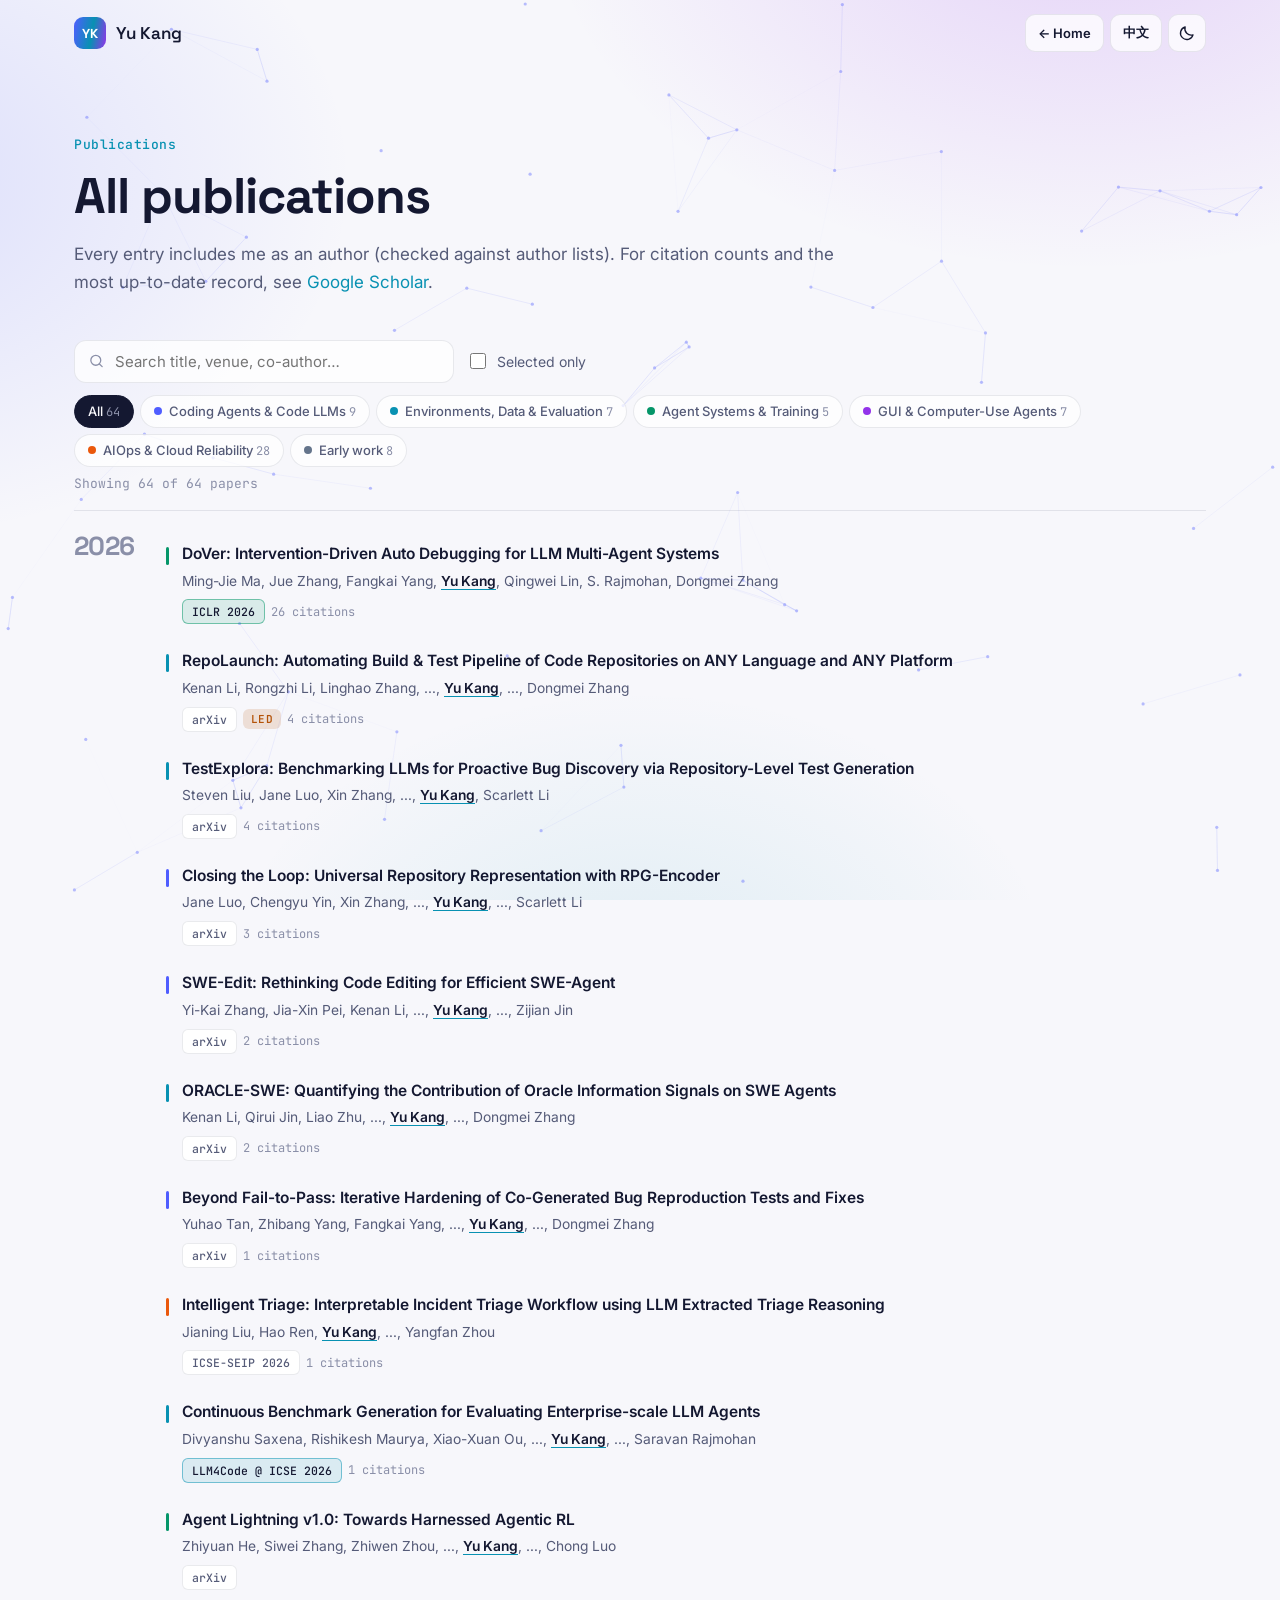
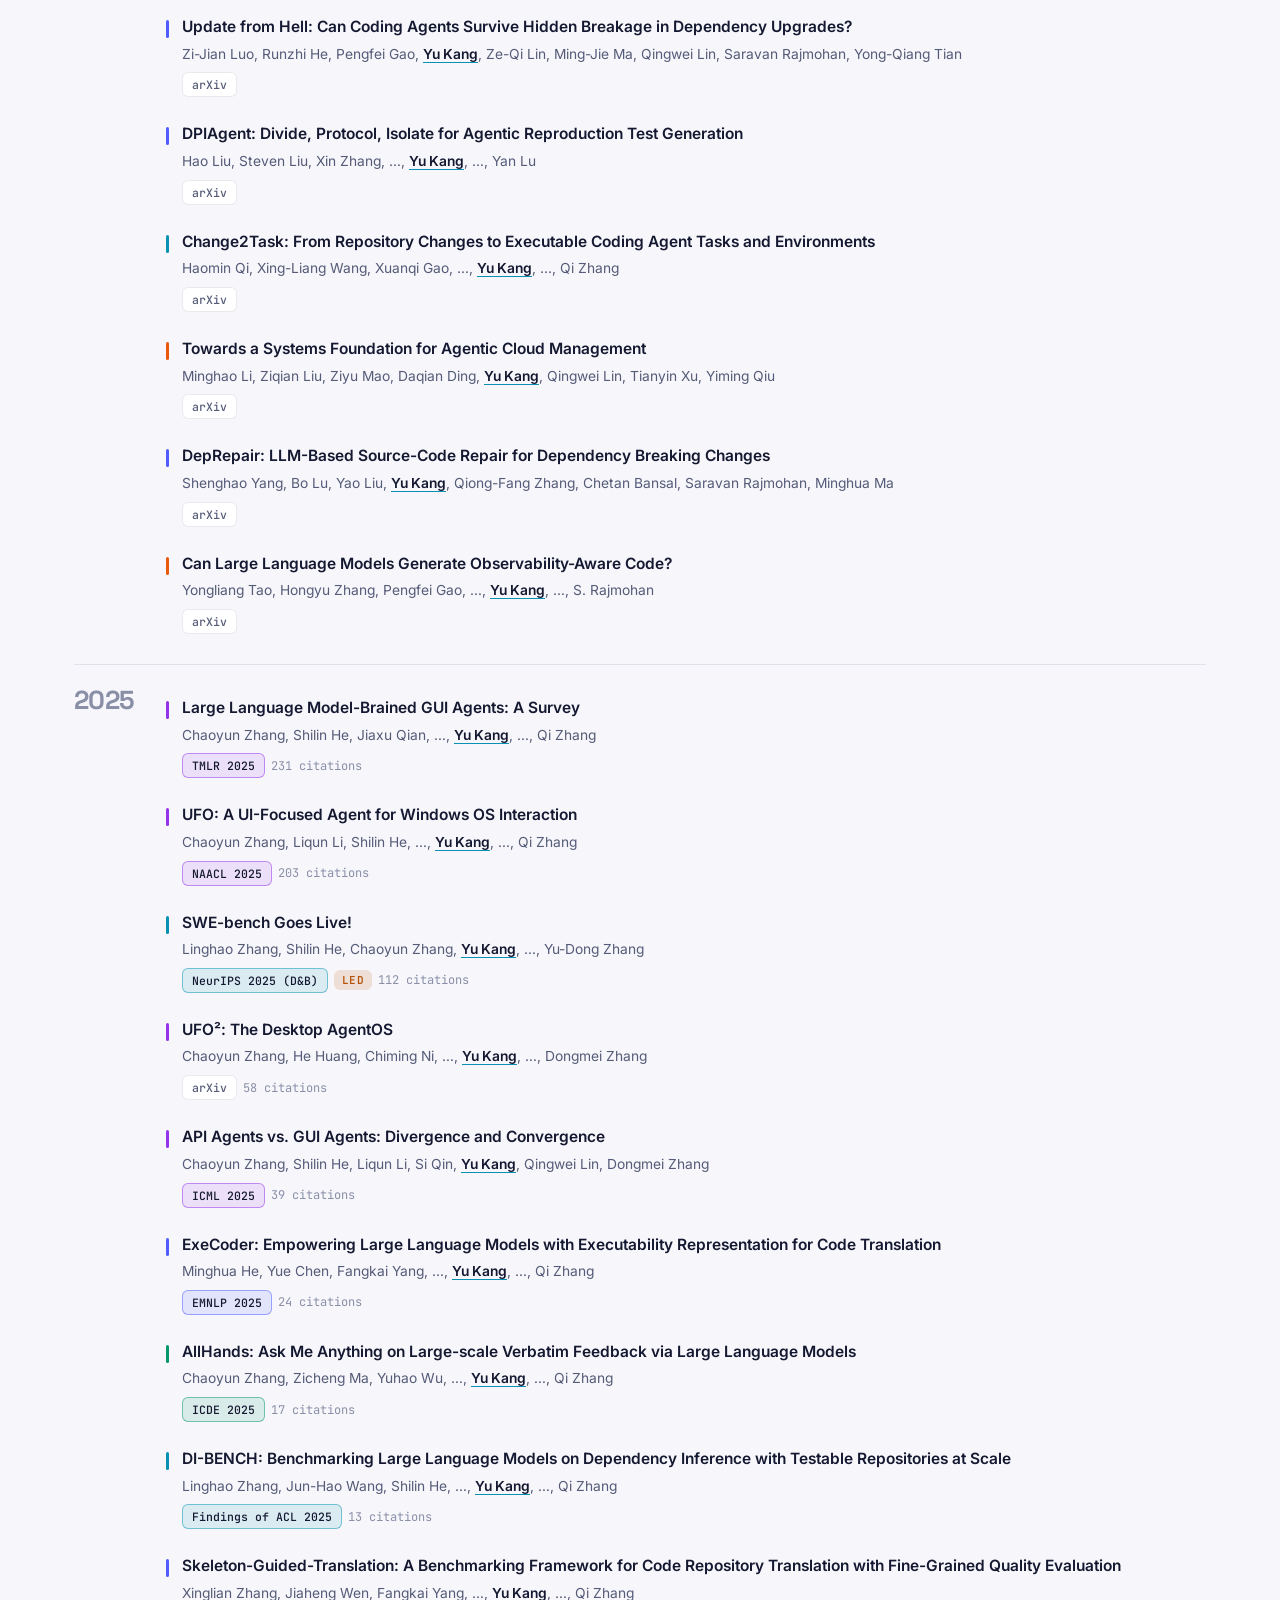
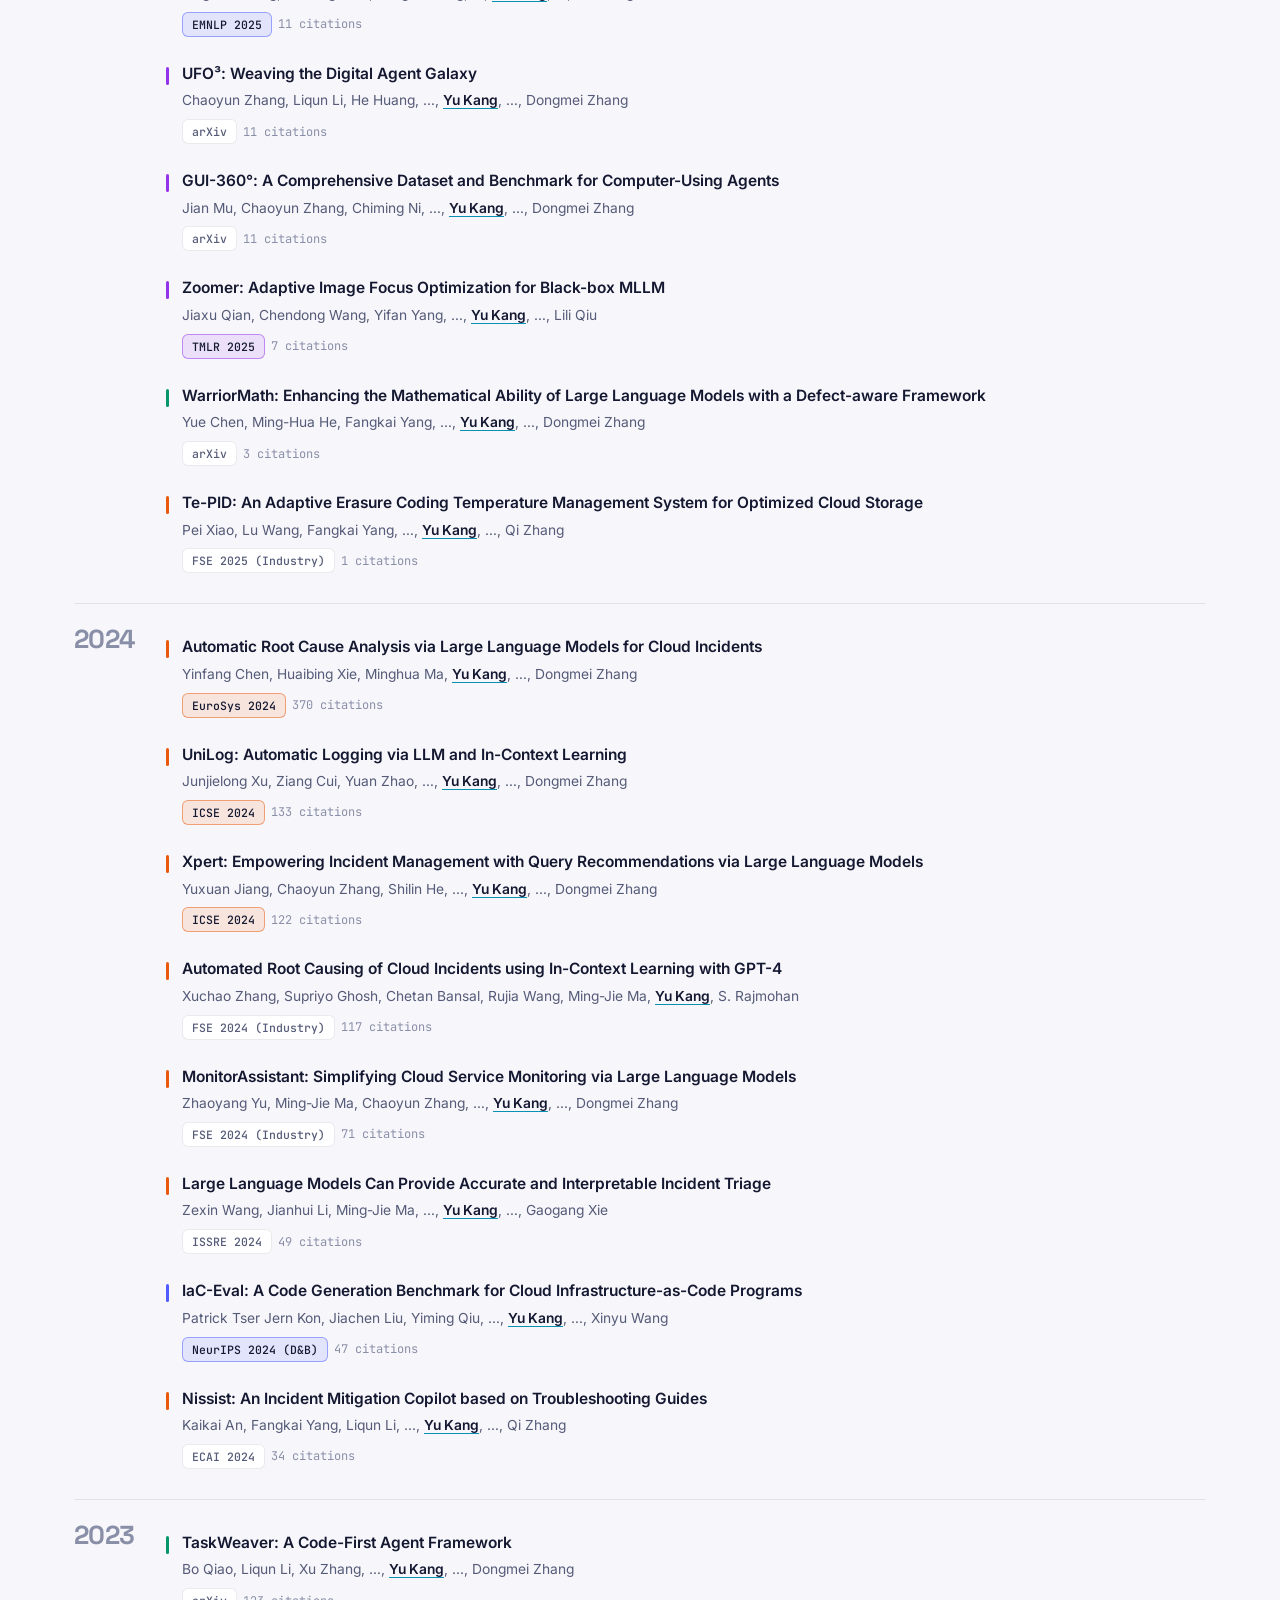
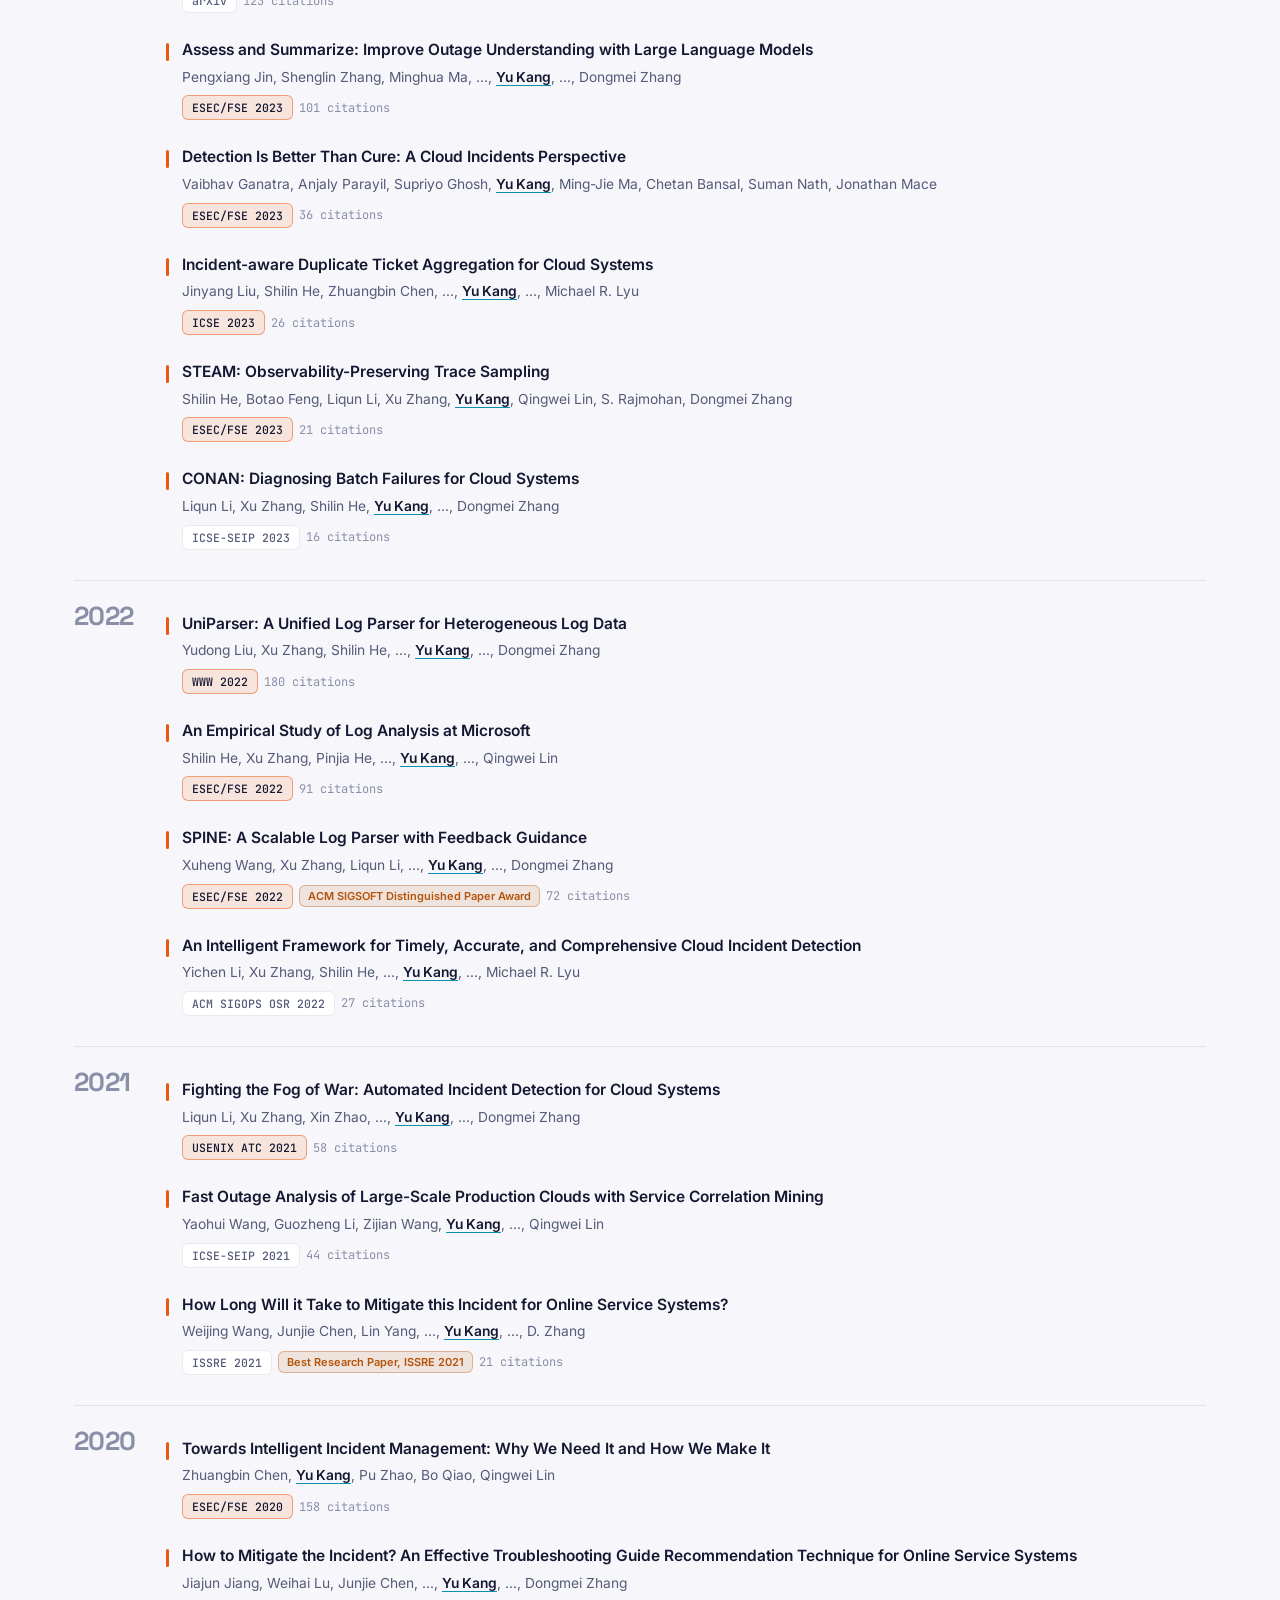
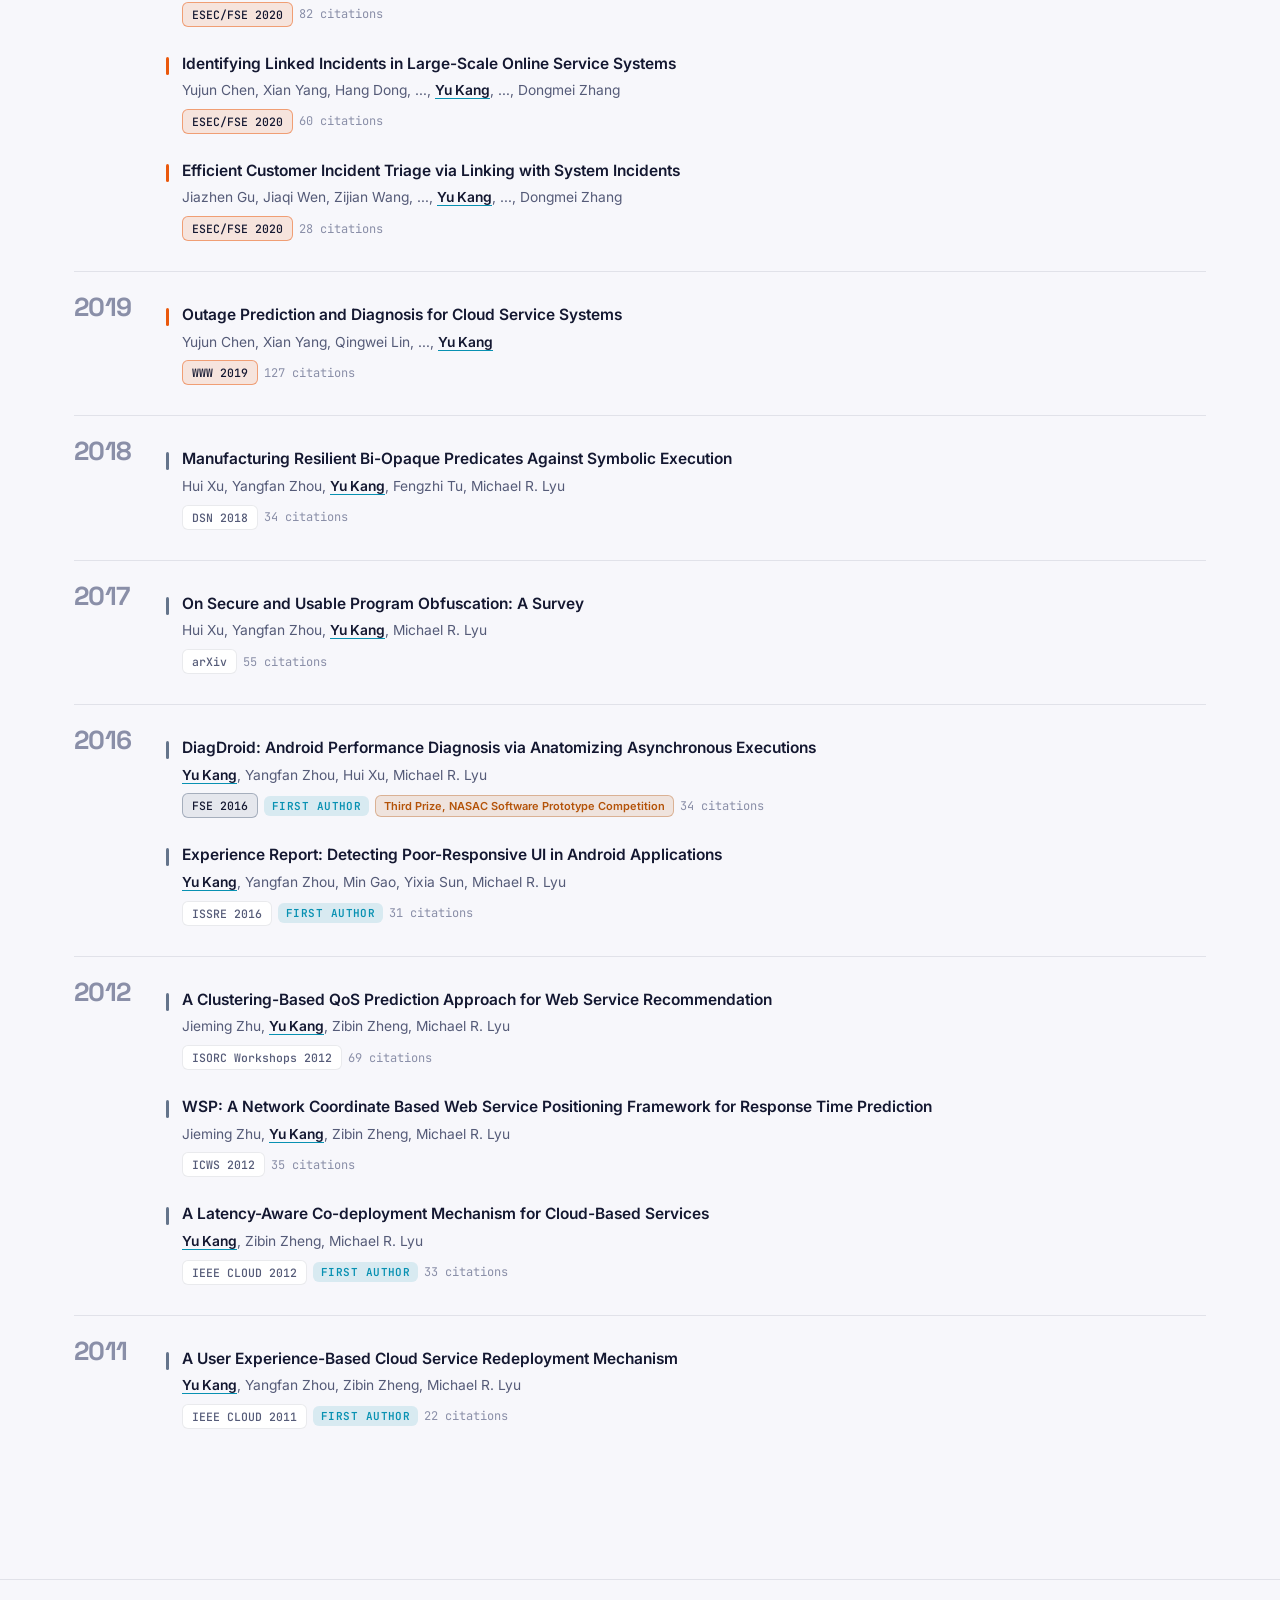
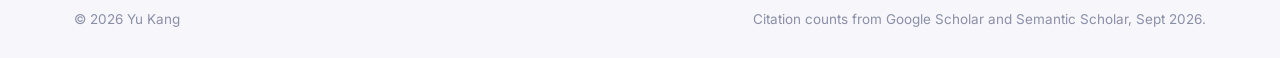
<file: publications.html>
<!DOCTYPE html>
<html lang="en" data-theme="dark">
<head>
<meta charset="utf-8">
<meta name="viewport" content="width=device-width, initial-scale=1">
<title>Yu Kang · Publications</title>
<meta name="description" content="Full publication list of Yu Kang (康昱): coding agents, environments and evaluation, agentic RL, GUI agents, and AIOps.">
<link rel="alternate" hreflang="en" href="https://kangyu.github.io/publications.html">
<link rel="alternate" hreflang="zh" href="https://kangyu.github.io/zh/publications.html">
<link rel="icon" href="data:image/svg+xml,<svg xmlns='http://www.w3.org/2000/svg' viewBox='0 0 64 64'><defs><linearGradient id='g' x1='0' y1='0' x2='1' y2='1'><stop offset='0' stop-color='%236d7cff'/><stop offset='1' stop-color='%2322d3ee'/></linearGradient></defs><rect width='64' height='64' rx='16' fill='url(%23g)'/><text x='32' y='43' font-family='Arial' font-weight='700' font-size='28' text-anchor='middle' fill='white'>YK</text></svg>">
<link rel="preconnect" href="https://fonts.googleapis.com">
<link rel="preconnect" href="https://fonts.gstatic.com" crossorigin>
<link href="https://fonts.googleapis.com/css2?family=Inter:wght@400;500;600&family=JetBrains+Mono:wght@400;500&family=Space+Grotesk:wght@500;600;700&display=swap" rel="stylesheet">
<link rel="stylesheet" href="assets/css/style.css">
</head>
<body>

<canvas id="net" aria-hidden="true"></canvas>

<header class="nav" id="nav">
  <a class="brand" href="./"><span class="brand-mark">YK</span><span>Yu Kang</span></a>
  <div class="nav-actions">
    <a class="icon-btn lang-btn" href="./">← Home</a>
    <a class="icon-btn lang-btn" href="zh/publications.html" hreflang="zh" lang="zh" title="切换到中文">中文</a>
    <button class="icon-btn" id="themeBtn" aria-label="Toggle color theme">
      <svg class="i-sun" viewBox="0 0 24 24"><circle cx="12" cy="12" r="4.5"/><path d="M12 2v2.5M12 19.5V22M2 12h2.5M19.5 12H22M4.9 4.9l1.8 1.8M17.3 17.3l1.8 1.8M4.9 19.1l1.8-1.8M17.3 6.7l1.8-1.8"/></svg>
      <svg class="i-moon" viewBox="0 0 24 24"><path d="M20 14.5A8.5 8.5 0 0 1 9.5 4a8.5 8.5 0 1 0 10.5 10.5z"/></svg>
    </button>
  </div>
</header>

<main>
<section class="page-head">
  <div class="wrap">
    <div class="sec-head">
      <span class="sec-kicker">Publications</span>
      <h2>All publications</h2>
      <p>Every entry includes me as an author (checked against author lists). For citation counts and the most up-to-date record, see <a href="https://scholar.google.com/citations?user=M_lzR_0AAAAJ" target="_blank" rel="noopener">Google Scholar</a>.</p>
    </div>
    <div class="pub-tools">
      <div class="search">
        <svg viewBox="0 0 24 24"><circle cx="11" cy="11" r="7"/><path d="m20 20-3.5-3.5"/></svg>
        <input id="pubSearch" type="search" placeholder="Search title, venue, co-author…" aria-label="Search publications">
      </div>
      <label class="toggle"><input type="checkbox" id="pubSelected"> <span>Selected only</span></label>
    </div>
    <div class="chips-filter" id="pubFilters" style="margin-top:12px"></div>
    <p class="pub-count" id="pubCount"></p>
    <div id="pubList" class="pub-list"></div>
  </div>
</section>
</main>

<footer class="footer">
  <div class="wrap">
    <span>© <span id="yr"></span> Yu Kang</span>
    <span>Citation counts from Google Scholar and Semantic Scholar, Sept 2026.</span>
  </div>
</footer>

<script src="assets/js/pubs.js"></script>
<script src="assets/js/main.js"></script>
</body>
</html>
</file>
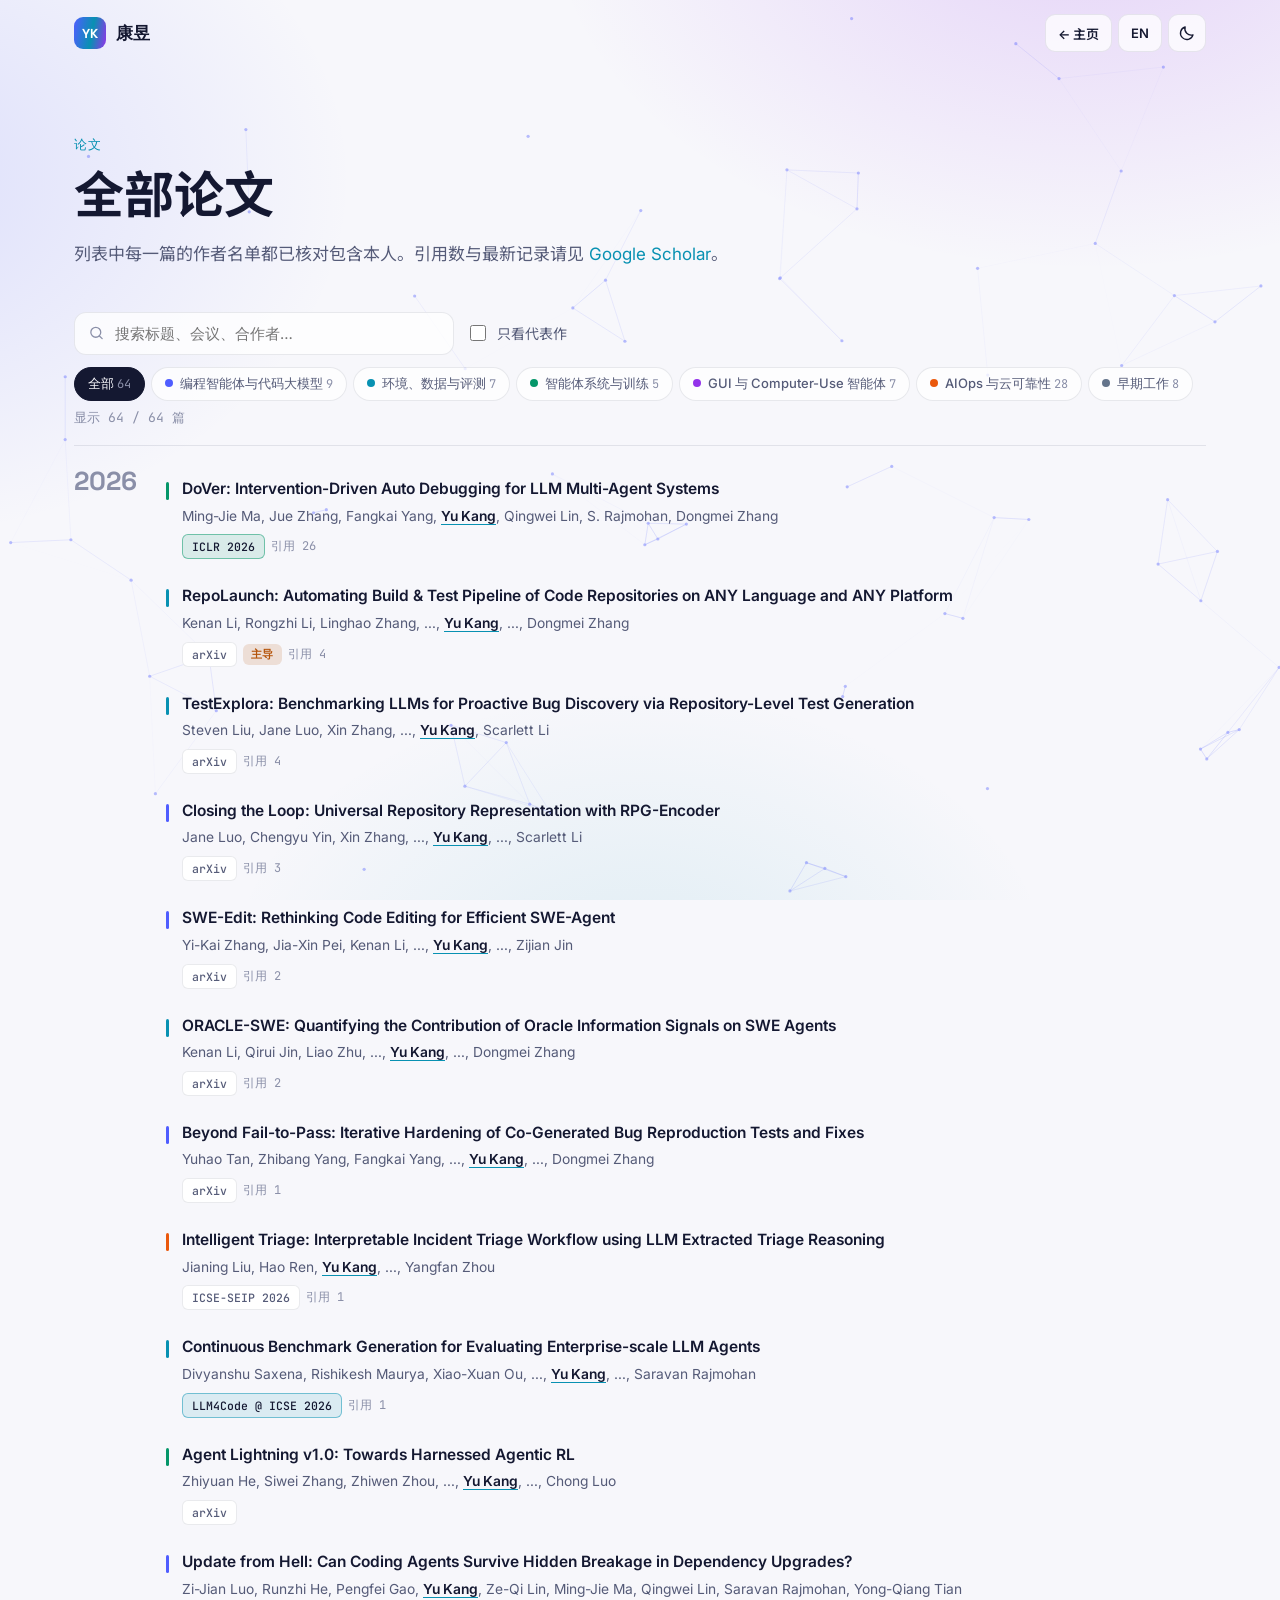
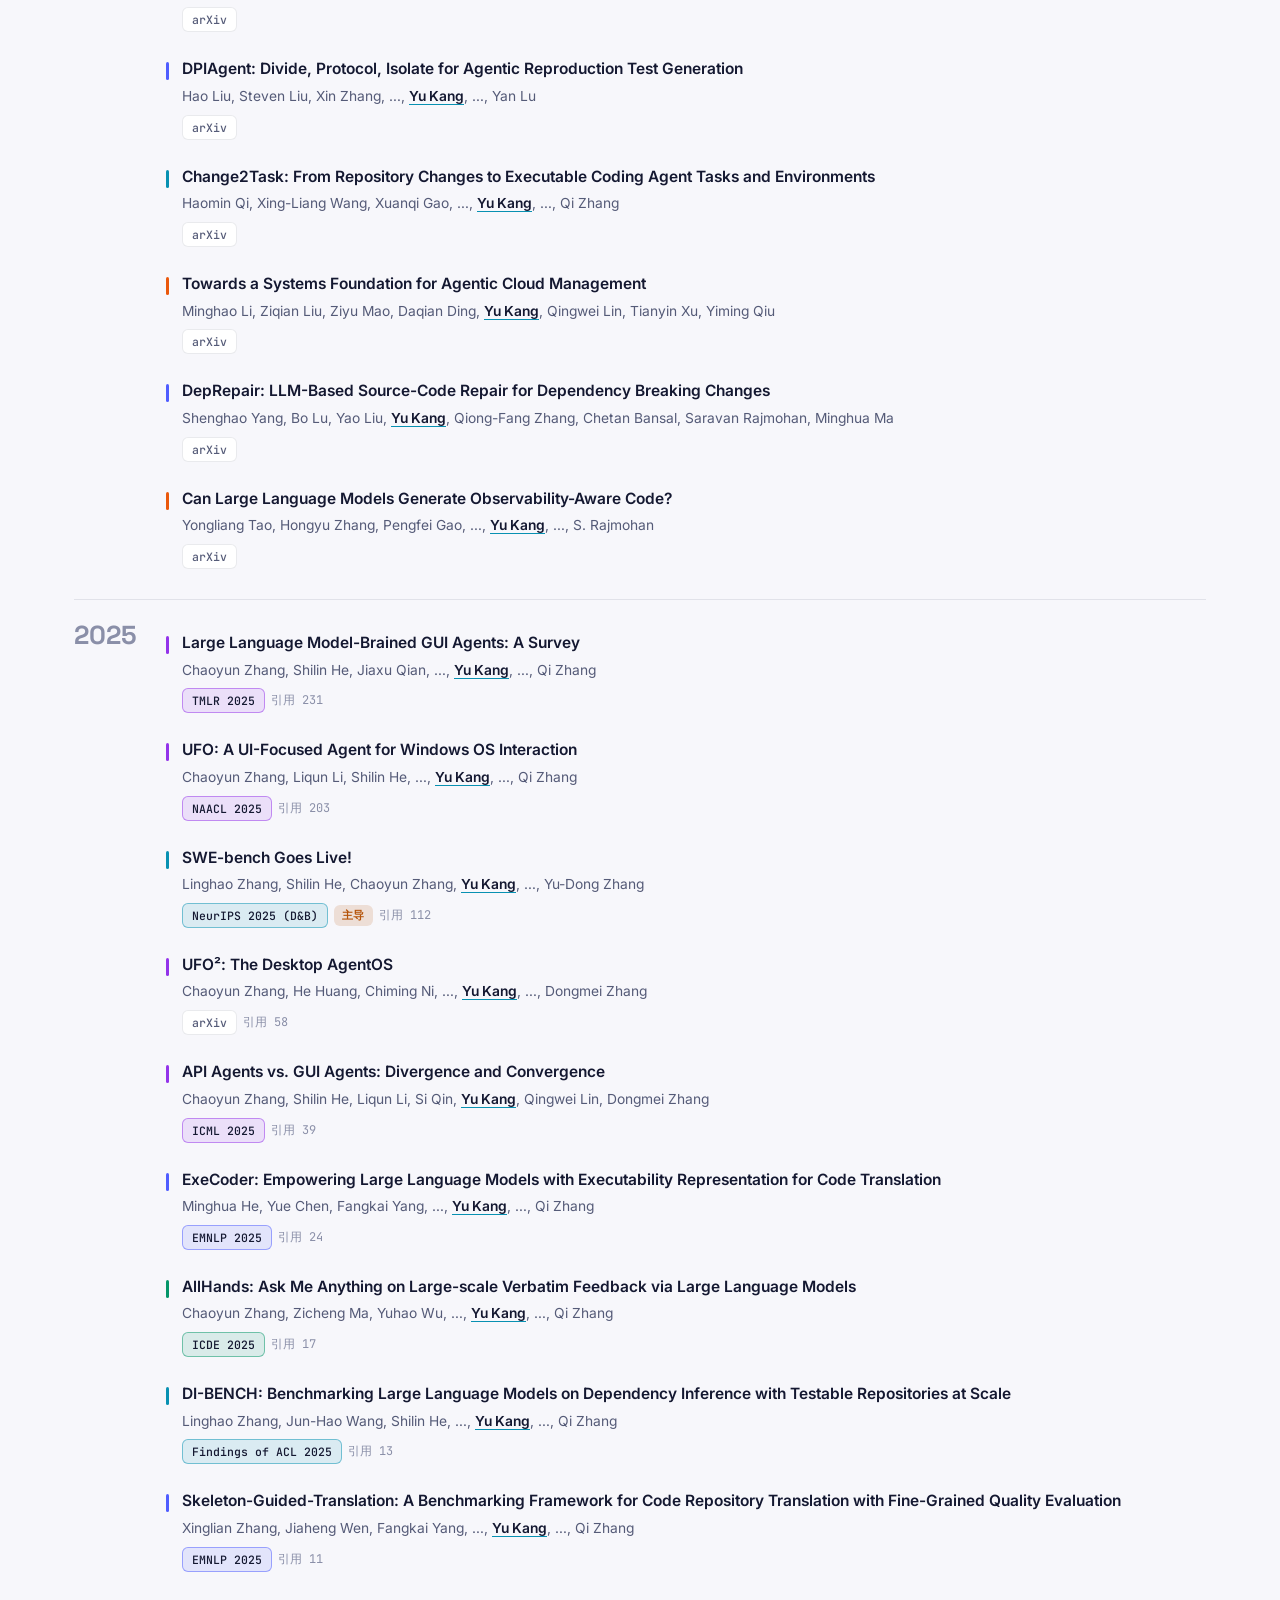
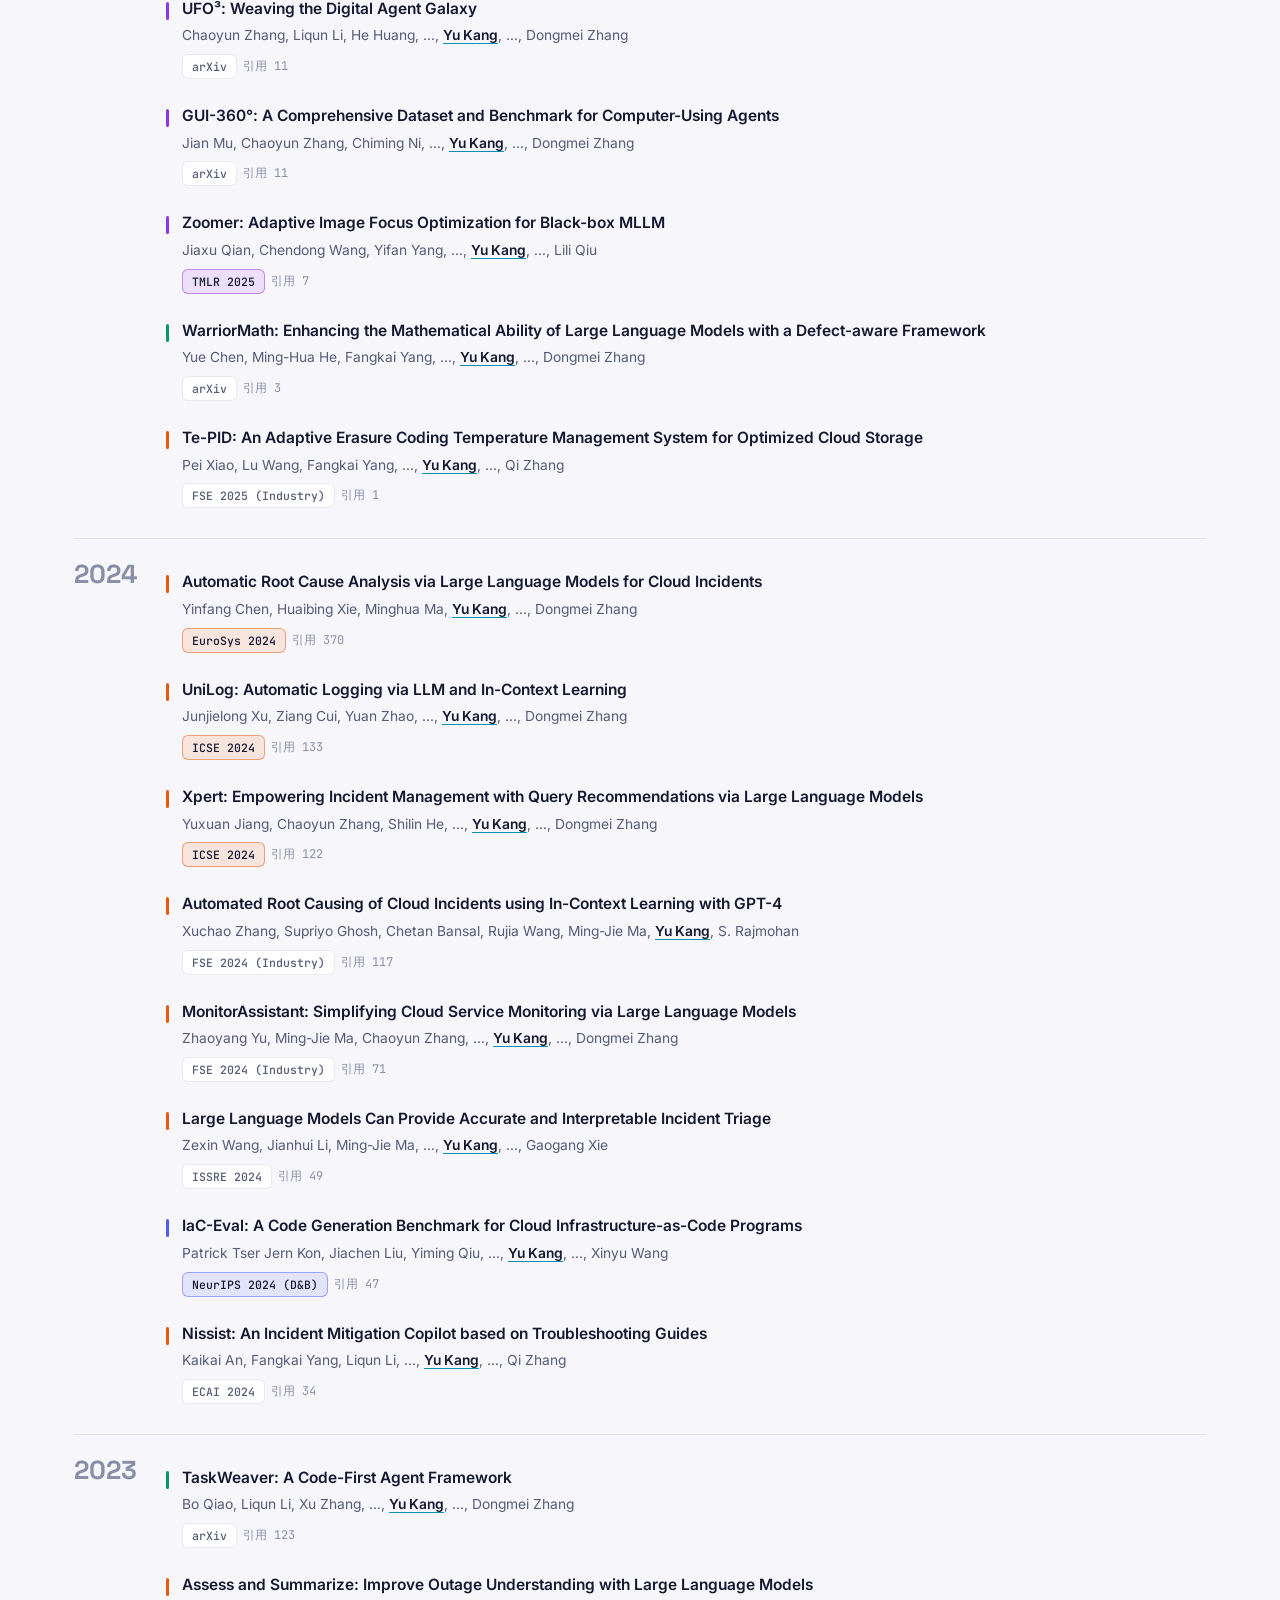
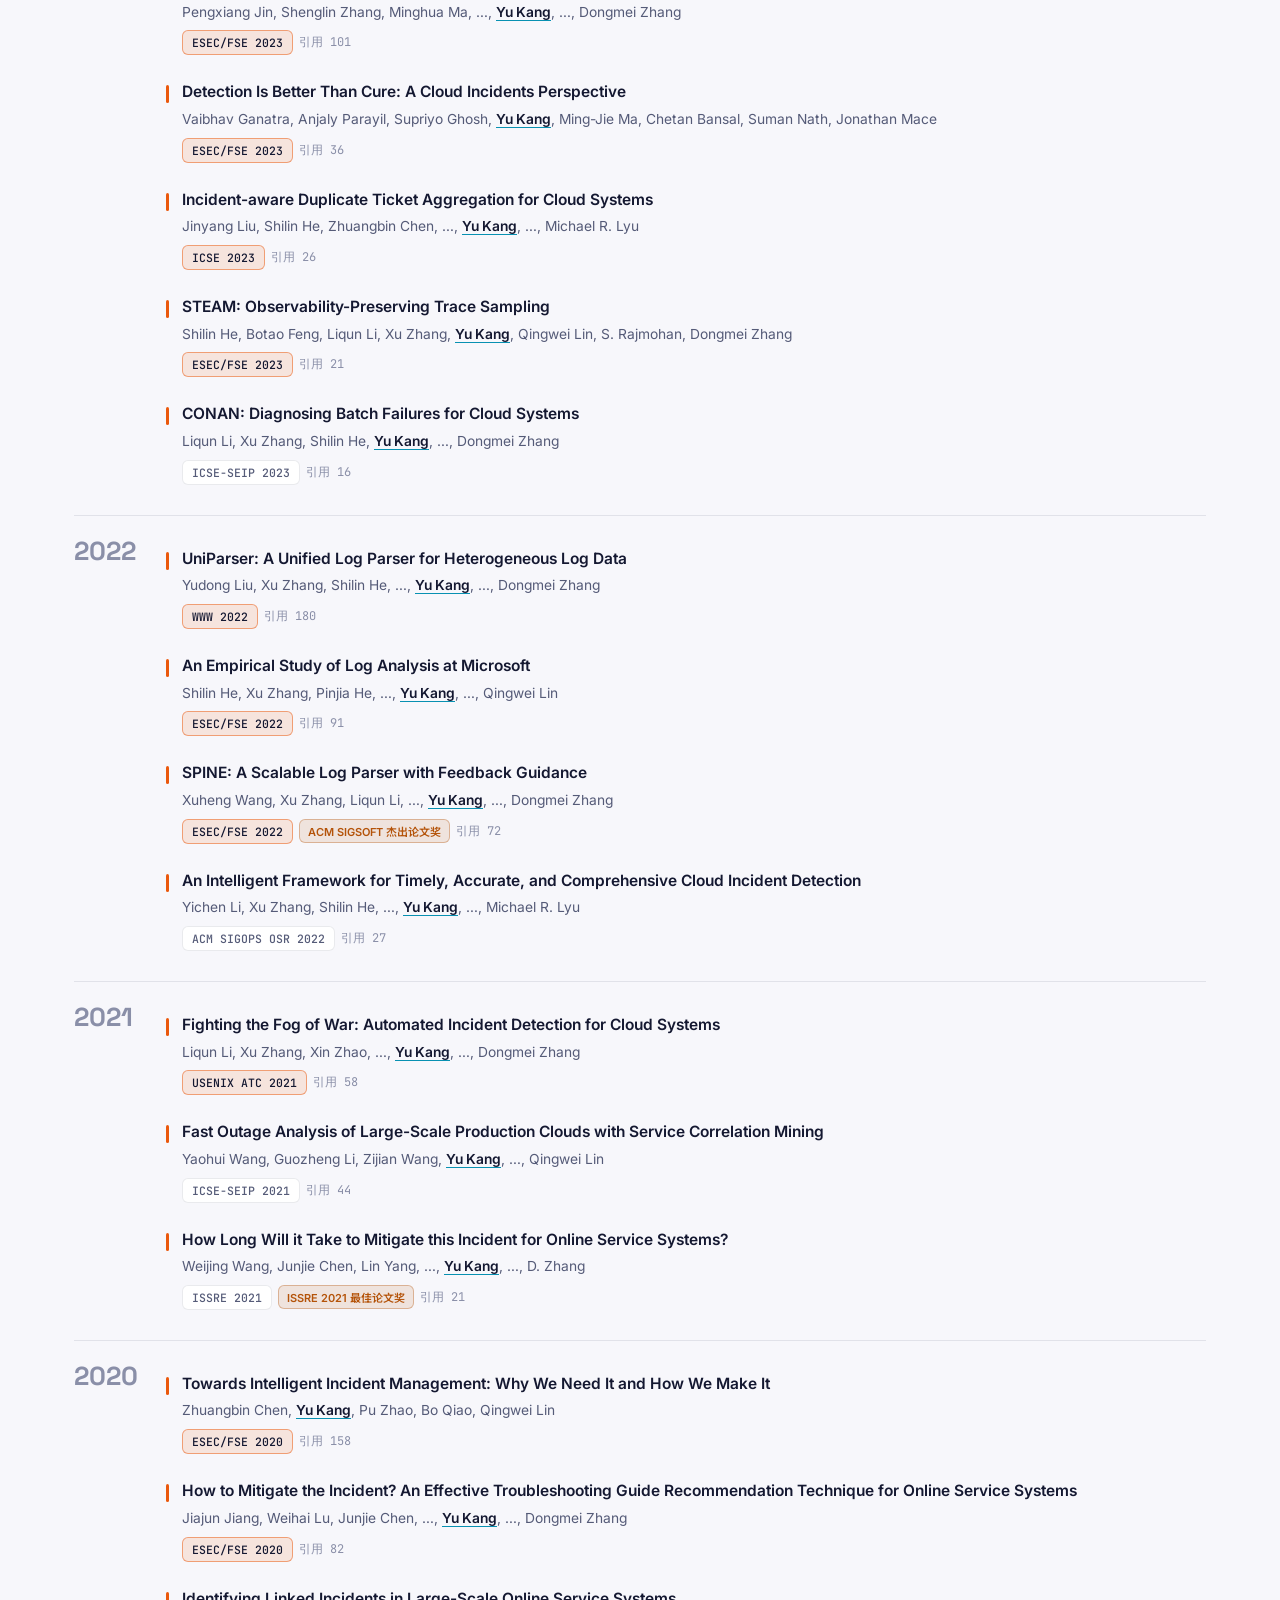
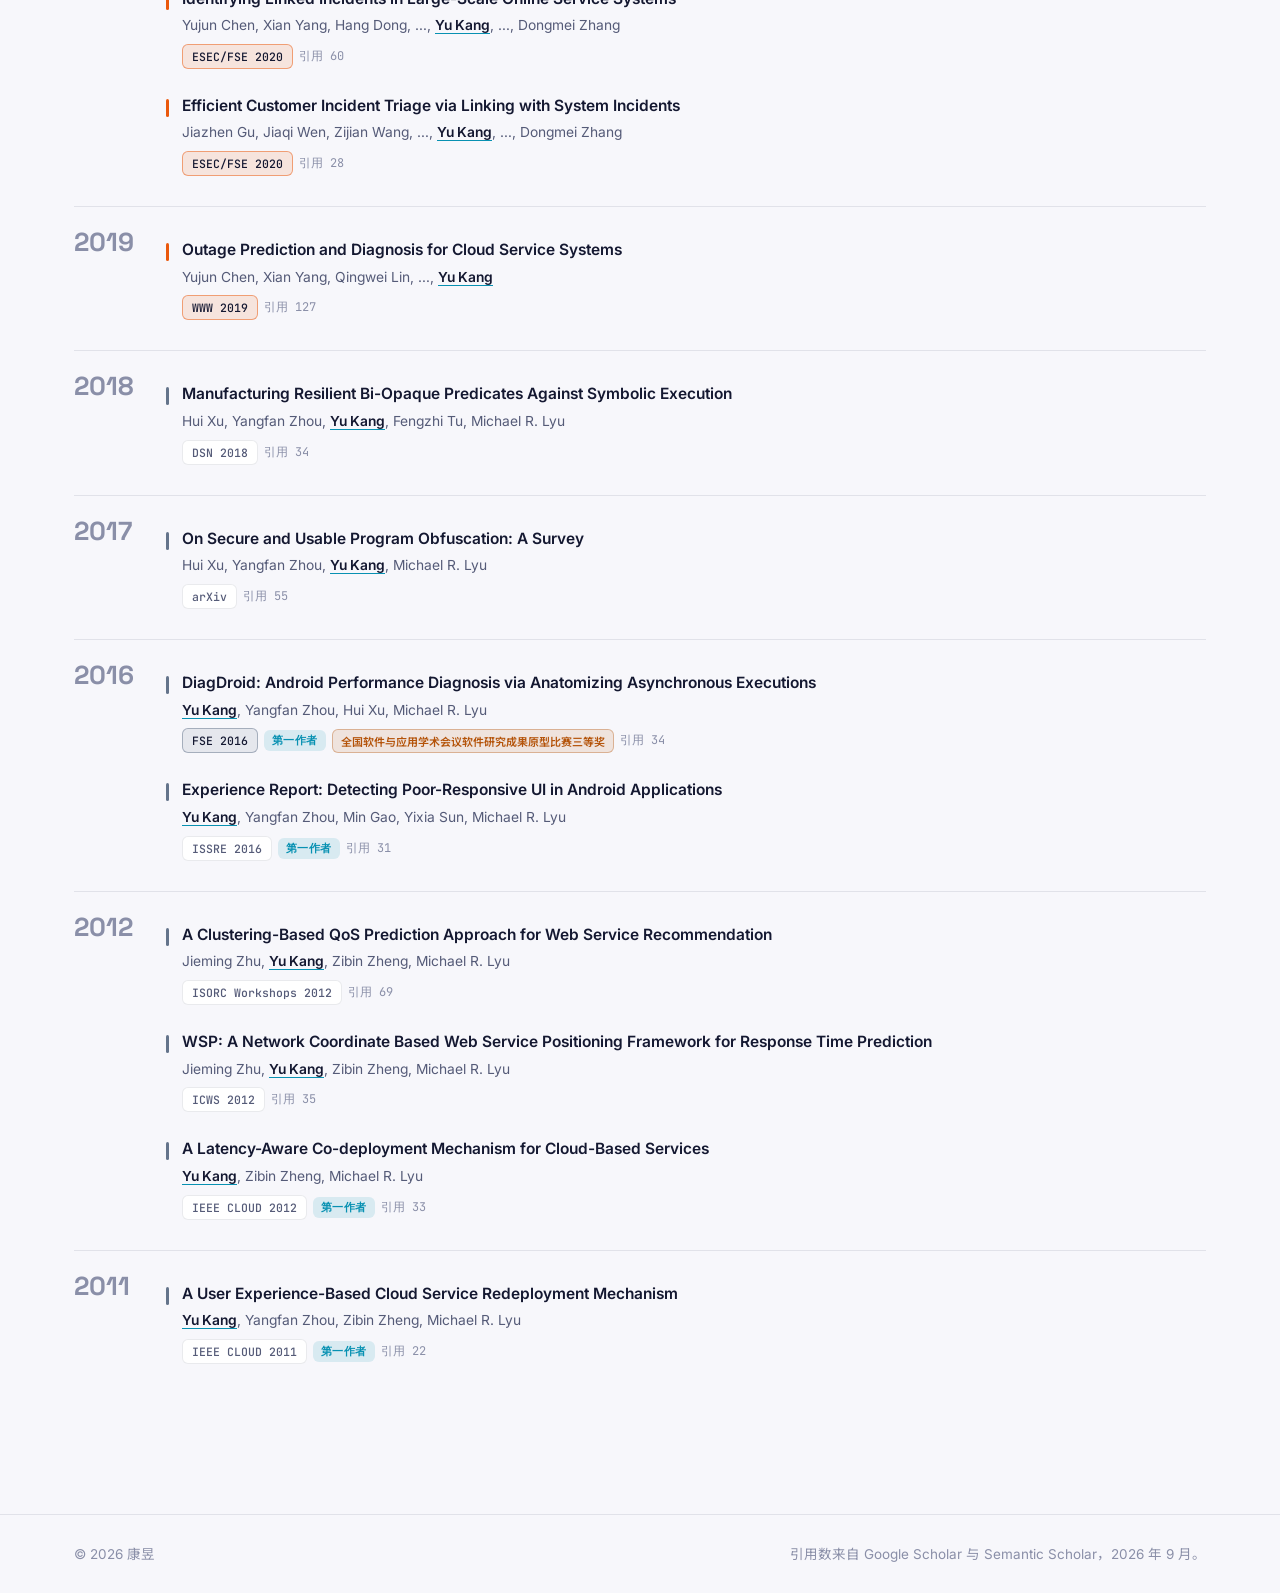
<file: zh/publications.html>
<!DOCTYPE html>
<html lang="zh-CN" data-theme="dark">
<head>
<meta charset="utf-8">
<meta name="viewport" content="width=device-width, initial-scale=1">
<title>康昱 · 论文列表</title>
<meta name="description" content="康昱（Yu Kang）的完整论文列表：编程智能体、环境与评测、Agentic RL、GUI 智能体与 AIOps。">
<link rel="alternate" hreflang="en" href="https://kangyu.github.io/publications.html">
<link rel="alternate" hreflang="zh" href="https://kangyu.github.io/zh/publications.html">
<link rel="icon" href="data:image/svg+xml,<svg xmlns='http://www.w3.org/2000/svg' viewBox='0 0 64 64'><defs><linearGradient id='g' x1='0' y1='0' x2='1' y2='1'><stop offset='0' stop-color='%236d7cff'/><stop offset='1' stop-color='%2322d3ee'/></linearGradient></defs><rect width='64' height='64' rx='16' fill='url(%23g)'/><text x='32' y='43' font-family='Arial' font-weight='700' font-size='28' text-anchor='middle' fill='white'>YK</text></svg>">
<link rel="preconnect" href="https://fonts.googleapis.com">
<link rel="preconnect" href="https://fonts.gstatic.com" crossorigin>
<link href="https://fonts.googleapis.com/css2?family=Inter:wght@400;500;600&family=JetBrains+Mono:wght@400;500&family=Space+Grotesk:wght@500;600;700&family=Noto+Sans+SC:wght@400;500;600;700&display=swap" rel="stylesheet">
<link rel="stylesheet" href="../assets/css/style.css">
</head>
<body>

<canvas id="net" aria-hidden="true"></canvas>

<header class="nav" id="nav">
  <a class="brand" href="./"><span class="brand-mark">YK</span><span>康昱</span></a>
  <div class="nav-actions">
    <a class="icon-btn lang-btn" href="./">← 主页</a>
    <a class="icon-btn lang-btn" href="../publications.html" hreflang="en" lang="en" title="Switch to English">EN</a>
    <button class="icon-btn" id="themeBtn" aria-label="切换深浅色主题">
      <svg class="i-sun" viewBox="0 0 24 24"><circle cx="12" cy="12" r="4.5"/><path d="M12 2v2.5M12 19.5V22M2 12h2.5M19.5 12H22M4.9 4.9l1.8 1.8M17.3 17.3l1.8 1.8M4.9 19.1l1.8-1.8M17.3 6.7l1.8-1.8"/></svg>
      <svg class="i-moon" viewBox="0 0 24 24"><path d="M20 14.5A8.5 8.5 0 0 1 9.5 4a8.5 8.5 0 1 0 10.5 10.5z"/></svg>
    </button>
  </div>
</header>

<main>
<section class="page-head">
  <div class="wrap">
    <div class="sec-head">
      <span class="sec-kicker">论文</span>
      <h2>全部论文</h2>
      <p>列表中每一篇的作者名单都已核对包含本人。引用数与最新记录请见 <a href="https://scholar.google.com/citations?user=M_lzR_0AAAAJ" target="_blank" rel="noopener">Google Scholar</a>。</p>
    </div>
    <div class="pub-tools">
      <div class="search">
        <svg viewBox="0 0 24 24"><circle cx="11" cy="11" r="7"/><path d="m20 20-3.5-3.5"/></svg>
        <input id="pubSearch" type="search" placeholder="搜索标题、会议、合作者…" aria-label="搜索论文">
      </div>
      <label class="toggle"><input type="checkbox" id="pubSelected"> <span>只看代表作</span></label>
    </div>
    <div class="chips-filter" id="pubFilters" style="margin-top:12px"></div>
    <p class="pub-count" id="pubCount"></p>
    <div id="pubList" class="pub-list"></div>
  </div>
</section>
</main>

<footer class="footer">
  <div class="wrap">
    <span>© <span id="yr"></span> 康昱</span>
    <span>引用数来自 Google Scholar 与 Semantic Scholar，2026 年 9 月。</span>
  </div>
</footer>

<script src="../assets/js/pubs.js"></script>
<script src="../assets/js/main.js"></script>
</body>
</html>
</file>
<file: assets/css/style.css>
/* ============ Tokens ============ */
:root {
  --bg: #07080f;
  --bg-2: #0d1020;
  --surface: rgba(255, 255, 255, 0.035);
  --surface-2: rgba(255, 255, 255, 0.06);
  --border: rgba(255, 255, 255, 0.09);
  --border-strong: rgba(255, 255, 255, 0.18);
  --text: #e8eaf4;
  --muted: #9aa0b8;
  --faint: #6b7190;
  --a1: #7c8cff;
  --a2: #22d3ee;
  --a3: #c084fc;
  --gold: #fbbf24;
  --grad: linear-gradient(100deg, var(--a1), var(--a2) 55%, var(--a3));
  --shadow: 0 20px 60px -20px rgba(0, 0, 0, 0.6);
  --img-bg: #ffffff;
  --net: 124, 140, 255;
  --c-coding: #7c8cff;
  --c-env: #22d3ee;
  --c-gui: #c084fc;
  --c-agent: #34d399;
  --c-aiops: #fb923c;
  --c-early: #94a3b8;
  --radius: 18px;
  --maxw: 1180px;
  color-scheme: dark;
}
[data-theme="light"] {
  --bg: #f7f7fb;
  --bg-2: #eef0f8;
  --surface: rgba(255, 255, 255, 0.75);
  --surface-2: #ffffff;
  --border: rgba(20, 24, 60, 0.09);
  --border-strong: rgba(20, 24, 60, 0.18);
  --text: #141831;
  --muted: #555b78;
  --faint: #8a8fa8;
  --a1: #4f5dff;
  --a2: #0891b2;
  --a3: #9333ea;
  --gold: #b45309;
  --shadow: 0 20px 50px -24px rgba(30, 40, 90, 0.25);
  --net: 79, 93, 255;
  --c-coding: #4f5dff;
  --c-env: #0891b2;
  --c-gui: #9333ea;
  --c-agent: #059669;
  --c-aiops: #ea580c;
  --c-early: #64748b;
  color-scheme: light;
}

* { box-sizing: border-box; }
html { scroll-behavior: smooth; scroll-padding-top: 80px; }
body {
  margin: 0;
  background: var(--bg);
  color: var(--text);
  font: 400 16px/1.65 Inter, system-ui, -apple-system, "Segoe UI", "PingFang SC", "Microsoft YaHei", sans-serif;
  -webkit-font-smoothing: antialiased;
  overflow-x: hidden;
}
body::before {
  content: "";
  position: fixed; inset: 0; z-index: -2;
  background:
    radial-gradient(900px 600px at 85% -10%, color-mix(in srgb, var(--a3) 18%, transparent), transparent 60%),
    radial-gradient(800px 600px at -10% 20%, color-mix(in srgb, var(--a1) 16%, transparent), transparent 60%),
    radial-gradient(700px 500px at 50% 110%, color-mix(in srgb, var(--a2) 10%, transparent), transparent 60%),
    var(--bg);
}
#net { position: fixed; inset: 0; z-index: -1; width: 100%; height: 100%; pointer-events: none; opacity: .55; }
a { color: var(--a2); text-decoration: none; }
a:hover { text-decoration: underline; text-underline-offset: 3px; }
img { max-width: 100%; display: block; }
svg { stroke: currentColor; fill: none; stroke-width: 1.8; stroke-linecap: round; stroke-linejoin: round; }
h1, h2, h3, h4 { font-family: "Space Grotesk", Inter, sans-serif; line-height: 1.15; margin: 0; letter-spacing: -0.02em; }
.wrap { max-width: var(--maxw); margin: 0 auto; padding: 0 24px; }
.grad-text { background: var(--grad); -webkit-background-clip: text; background-clip: text; color: transparent; }

/* ============ Nav ============ */
.nav {
  position: fixed; top: 0; left: 0; right: 0; z-index: 50;
  display: flex; align-items: center; justify-content: space-between; gap: 16px;
  padding: 14px max(24px, calc((100vw - var(--maxw)) / 2 + 24px));
  transition: background .3s, border-color .3s, padding .3s;
  border-bottom: 1px solid transparent;
}
.nav.scrolled {
  background: color-mix(in srgb, var(--bg) 78%, transparent);
  backdrop-filter: blur(14px) saturate(1.4);
  -webkit-backdrop-filter: blur(14px) saturate(1.4);
  border-color: var(--border);
  padding-top: 10px; padding-bottom: 10px;
}
.brand { display: flex; align-items: center; gap: 10px; color: var(--text); font: 600 17px "Space Grotesk", sans-serif; }
.brand:hover { text-decoration: none; }
.brand-mark {
  display: grid; place-items: center; width: 32px; height: 32px; border-radius: 9px;
  background: var(--grad); color: #fff; font-size: 13px; font-weight: 700;
}
.nav-links { display: flex; gap: 4px; }
.nav-links a {
  color: var(--muted); font-size: 14.5px; font-weight: 500; padding: 7px 13px; border-radius: 999px;
  transition: color .2s, background .2s;
}
.nav-links a:hover, .nav-links a.active { color: var(--text); background: var(--surface-2); text-decoration: none; }
.nav-actions { display: flex; gap: 6px; }
.icon-btn {
  width: 38px; height: 38px; border-radius: 10px; border: 1px solid var(--border);
  background: var(--surface); color: var(--text); display: grid; place-items: center; cursor: pointer;
}
.icon-btn svg { width: 18px; height: 18px; }
.icon-btn:hover { border-color: var(--border-strong); }
[data-theme="dark"] .i-moon, [data-theme="light"] .i-sun { display: none; }
.menu-btn { display: none; }

/* ============ Hero ============ */
.hero { padding: 132px 0 0; position: relative; }
.hero-grid { display: grid; grid-template-columns: 1.4fr 1fr; gap: 48px; align-items: start; }
.hero h1 { font-size: clamp(48px, 8vw, 92px); font-weight: 700; letter-spacing: -0.04em; }
.hero h1 .cn { font-family: "Noto Sans SC", "PingFang SC", "Microsoft YaHei", sans-serif; font-weight: 500; font-size: .42em; color: var(--muted); letter-spacing: .08em; vertical-align: middle; margin-left: .3em; }
.hero-lede { color: var(--muted); font-size: 17.5px; max-width: 620px; margin: 0 0 30px; }
.hero-lede strong { color: var(--text); font-weight: 600; }
.hero-cta { display: flex; flex-wrap: wrap; align-items: center; gap: 12px; }
.btn {
  display: inline-flex; align-items: center; gap: 8px; padding: 12px 22px; border-radius: 12px;
  font-weight: 600; font-size: 15px; transition: transform .2s, box-shadow .2s, border-color .2s;
}
.btn:hover { text-decoration: none; transform: translateY(-2px); }
.btn.primary { background: var(--grad); color: #fff; box-shadow: 0 10px 30px -10px color-mix(in srgb, var(--a1) 70%, transparent); }
.btn.ghost { border: 1px solid var(--border-strong); color: var(--text); background: var(--surface); }
.socials { display: flex; gap: 6px; margin-left: 6px; }
.socials a {
  width: 42px; height: 42px; display: grid; place-items: center; border-radius: 12px; color: var(--muted);
  border: 1px solid var(--border); background: var(--surface); transition: color .2s, border-color .2s, transform .2s;
}
.socials a:hover { color: var(--text); border-color: var(--border-strong); transform: translateY(-2px); }
.socials svg { width: 19px; height: 19px; }

/* orbit visual */
.hero-card { display: grid; place-items: center; gap: 22px; padding-top: 40px; position: sticky; top: 90px; }
.orbit { position: relative; width: min(420px, 90vw); aspect-ratio: 1; }
.orbit::before, .orbit::after {
  content: ""; position: absolute; border-radius: 50%; border: 1px dashed var(--border-strong);
}
.orbit::before { inset: 6%; animation: spin 60s linear infinite; }
.orbit::after { inset: 24%; border-style: solid; border-color: var(--border); }
@keyframes spin { to { transform: rotate(360deg); } }
.orbit-core {
  position: absolute; inset: 38%; border-radius: 50%; display: grid; place-items: center;
  background: var(--grad); box-shadow: 0 0 80px -10px color-mix(in srgb, var(--a1) 70%, transparent), inset 0 0 30px rgba(255,255,255,.25);
  animation: breathe 5s ease-in-out infinite;
}
.orbit-core span { font: 700 clamp(28px, 4vw, 40px) "Space Grotesk", sans-serif; color: #fff; letter-spacing: -.02em; }
@keyframes breathe { 50% { transform: scale(1.05); } }
.orb {
  position: absolute; transform: translate(-50%, -50%);
  font: 500 12.5px "JetBrains Mono", monospace; white-space: nowrap;
  padding: 7px 12px; border-radius: 999px; background: color-mix(in srgb, var(--bg-2) 85%, transparent);
  border: 1px solid var(--border-strong); color: var(--text); backdrop-filter: blur(6px);
  animation: float 6s ease-in-out infinite;
}
.orb::before { content: ""; display: inline-block; width: 7px; height: 7px; border-radius: 50%; margin-right: 8px; background: var(--dot); vertical-align: 1px; }
@keyframes float { 50% { transform: translate(-50%, calc(-50% - 8px)); } }

/* stats */
.stats { display: grid; grid-template-columns: repeat(4, 1fr); gap: 16px; margin-top: 72px; }
.stat {
  padding: 22px 24px; border-radius: var(--radius); border: 1px solid var(--border); background: var(--surface);
  display: flex; flex-direction: column; gap: 4px; position: relative; overflow: hidden;
}
.stat::after { content: ""; position: absolute; left: 0; top: 0; height: 2px; width: 100%; background: var(--grad); opacity: .7; }
.stat b { font: 700 clamp(30px, 3.6vw, 42px) "Space Grotesk", sans-serif; letter-spacing: -.03em; font-variant-numeric: tabular-nums; }
.stat span { color: var(--text); font-weight: 500; font-size: 14.5px; display: flex; flex-direction: column; }
.stat small { color: var(--faint); font-size: 12.5px; font-weight: 400; }

/* marquee */
.marquee {
  margin-top: 56px; border-top: 1px solid var(--border); border-bottom: 1px solid var(--border);
  overflow: hidden; padding: 16px 0;
  mask-image: linear-gradient(90deg, transparent, #000 10%, #000 90%, transparent);
  -webkit-mask-image: linear-gradient(90deg, transparent, #000 10%, #000 90%, transparent);
}
.marquee-track { display: flex; gap: 48px; width: max-content; animation: marquee 40s linear infinite; }
.marquee-track span { font: 600 18px "Space Grotesk", sans-serif; color: var(--faint); letter-spacing: .02em; white-space: nowrap; }
@keyframes marquee { to { transform: translateX(-50%); } }

/* ============ Sections ============ */
.section { padding: 120px 0 0; }
.sec-head { max-width: 760px; margin-bottom: 44px; }
.sec-kicker { font: 500 13px "JetBrains Mono", monospace; color: var(--a2); letter-spacing: .04em; }
.sec-head h2 { font-size: clamp(32px, 4.4vw, 50px); font-weight: 700; margin: 12px 0 14px; }
.sec-head p { color: var(--muted); font-size: 17px; margin: 0; }

/* ============ Impact ============ */
.impact-grid { display: grid; grid-template-columns: repeat(6, 1fr); gap: 18px; }
.impact {
  grid-column: span 2; padding: 28px; border-radius: var(--radius); border: 1px solid var(--border);
  background: var(--surface); position: relative; overflow: hidden; transition: border-color .3s, transform .3s;
}
.impact:hover { border-color: var(--border-strong); transform: translateY(-3px); }
.impact.big { grid-column: span 4; grid-row: span 1; background:
  linear-gradient(140deg, color-mix(in srgb, var(--a1) 14%, transparent), transparent 55%), var(--surface); }
.impact:nth-child(2) { grid-column: span 2; }
.impact-tag { font: 500 12px "JetBrains Mono", monospace; color: var(--gold); text-transform: uppercase; letter-spacing: .06em; margin-bottom: 12px; }
.impact h3 { font-size: 22px; margin-bottom: 14px; }
.impact.big h3 { font-size: clamp(24px, 2.6vw, 32px); }
.impact p { color: var(--muted); margin: 0 0 12px; font-size: 15.5px; }
.impact p b { color: var(--text); font-weight: 600; }
.impact blockquote {
  margin: 0 0 8px; padding: 16px 20px; border-left: 3px solid var(--a2); border-radius: 0 12px 12px 0;
  background: var(--surface-2); font-size: 16.5px; font-style: italic; color: var(--text);
}
.impact .cite { font-size: 13.5px; color: var(--faint); margin-bottom: 16px; }
.shot { margin: 0 0 14px; border-radius: 12px; overflow: hidden; border: 1px solid var(--border); background: #000; }
.repo-list { list-style: none; margin: 0; padding: 0; }
.repo-list li { display: flex; justify-content: space-between; gap: 10px; padding: 9px 0; border-bottom: 1px dashed var(--border); font: 500 14px "JetBrains Mono", monospace; flex-wrap: wrap; }
.repo-list li:last-child { border: 0; }
.repo-list span { color: var(--gold); }
.chips { display: flex; flex-wrap: wrap; gap: 6px; }
.chips span { font: 500 12px "JetBrains Mono", monospace; padding: 5px 10px; border-radius: 999px; border: 1px solid var(--border); color: var(--muted); }
.link-arrow { font-weight: 600; font-size: 15px; }
.link-arrow::after { content: " →"; }

/* ============ Research ============ */
/* ============ Projects ============ */
.chips-filter button {
  font: 500 14px Inter, sans-serif; padding: 8px 16px; border-radius: 999px; cursor: pointer;
  border: 1px solid var(--border); background: var(--surface); color: var(--muted); transition: all .2s;
}
.chips-filter button:hover { color: var(--text); border-color: var(--border-strong); }
.chips-filter button.on { background: var(--text); color: var(--bg); border-color: var(--text); }
.projects { display: grid; grid-template-columns: repeat(3, 1fr); gap: 18px; }
.proj {
  display: flex; flex-direction: column; border-radius: var(--radius); border: 1px solid var(--border);
  background: var(--surface); overflow: hidden; transition: transform .3s, border-color .3s, box-shadow .3s;
}
.proj:hover { transform: translateY(-4px); border-color: var(--border-strong); box-shadow: var(--shadow); }
.proj.wide { grid-column: span 3; flex-direction: row; }
.proj.wide .proj-media { flex: 1.1; aspect-ratio: auto; min-height: 260px; }
.proj.wide .proj-body { flex: 1; padding: 32px; }
.proj.wide h3 { font-size: 26px; }
.proj-media { background: var(--img-bg); aspect-ratio: 16 / 8; display: grid; place-items: center; padding: 14px; border-bottom: 1px solid var(--border); }
.proj.wide .proj-media { border-bottom: 0; border-right: 1px solid var(--border); }
.proj-media img { max-height: 100%; width: 100%; object-fit: contain; }
.proj-body { padding: 22px 24px 24px; display: flex; flex-direction: column; flex: 1; }
.proj-body.only-text { background: linear-gradient(160deg, color-mix(in srgb, var(--a1) 10%, transparent), transparent 60%); }
.proj-meta { display: flex; flex-wrap: wrap; gap: 6px; margin-bottom: 12px; }
.venue { font: 500 11.5px "JetBrains Mono", monospace; padding: 4px 9px; border-radius: 6px; background: var(--surface-2); color: var(--muted); border: 1px solid var(--border); }
.role { font: 600 11.5px "JetBrains Mono", monospace; padding: 4px 9px; border-radius: 6px; text-transform: uppercase; letter-spacing: .05em; }
.role.lead { background: color-mix(in srgb, var(--gold) 18%, transparent); color: var(--gold); border: 1px solid color-mix(in srgb, var(--gold) 40%, transparent); }
.proj h3 { font-size: 20px; margin-bottom: 10px; }
.proj p { color: var(--muted); font-size: 14.8px; margin: 0 0 16px; }
.proj p b { color: var(--text); }
.mini { margin: 0 0 8px; padding-left: 18px; color: var(--muted); font-size: 14.3px; }
.mini li { margin-bottom: 6px; }
.mini b { color: var(--text); }
.proj-links { display: flex; flex-wrap: wrap; gap: 8px; margin-top: auto; }
.proj-links a {
  font: 500 13px Inter, sans-serif; padding: 6px 12px; border-radius: 8px; border: 1px solid var(--border);
  color: var(--text); background: var(--surface-2); transition: border-color .2s, color .2s;
}
.proj-links a:hover { text-decoration: none; border-color: var(--a2); color: var(--a2); }

/* ============ Publications ============ */
.pub-tools { display: flex; flex-wrap: wrap; gap: 12px; align-items: center; margin-bottom: 10px; }
.search { position: relative; flex: 1 1 280px; max-width: 380px; }
.search svg { position: absolute; left: 14px; top: 50%; transform: translateY(-50%); width: 17px; height: 17px; color: var(--faint); }
.search input {
  width: 100%; padding: 11px 14px 11px 40px; border-radius: 12px; border: 1px solid var(--border);
  background: var(--surface); color: var(--text); font: 400 15px Inter, sans-serif; outline: none;
}
.search input:focus { border-color: var(--a2); }
.chips-filter { display: flex; flex-wrap: wrap; gap: 6px; }
.chips-filter button { font-size: 13px; padding: 7px 13px; }
.chips-filter button i { display: inline-block; width: 8px; height: 8px; border-radius: 50%; margin-right: 7px; vertical-align: 1px; }
.toggle { display: flex; align-items: center; gap: 8px; font-size: 14px; color: var(--muted); cursor: pointer; user-select: none; }
.toggle input { accent-color: var(--a1); width: 16px; height: 16px; }
.pub-count { color: var(--faint); font: 400 13px "JetBrains Mono", monospace; margin: 8px 0 18px; }
.pub-year { display: grid; grid-template-columns: 90px 1fr; gap: 18px; padding: 18px 0; border-top: 1px solid var(--border); }
.pub-year > h3 { font: 700 26px "Space Grotesk", sans-serif; color: var(--faint); position: sticky; top: 84px; align-self: start; }
.pub { padding: 12px 16px; margin: 0 -16px; border-radius: 12px; transition: background .2s; position: relative; }
.pub:hover { background: var(--surface); }
.pub::before { content: ""; position: absolute; left: 0; top: 18px; width: 3px; height: 18px; border-radius: 2px; background: var(--c); }
.pub-t { font-weight: 600; font-size: 15.5px; color: var(--text); }
.pub-t a { color: inherit; }
.pub-t a:hover { color: var(--a2); }
.pub-au { color: var(--muted); font-size: 13.8px; margin-top: 3px; }
.pub-au b { color: var(--text); font-weight: 600; text-decoration: underline; text-decoration-color: var(--a2); text-underline-offset: 3px; }
.pub-m { display: flex; flex-wrap: wrap; gap: 6px; margin-top: 7px; align-items: center; }
.pub-m .venue.top { color: var(--text); border-color: color-mix(in srgb, var(--c) 50%, transparent); background: color-mix(in srgb, var(--c) 12%, transparent); }
.badge { font: 600 11px "JetBrains Mono", monospace; padding: 3px 8px; border-radius: 6px; text-transform: uppercase; letter-spacing: .04em; }
.badge.lead { color: var(--gold); background: color-mix(in srgb, var(--gold) 15%, transparent); }
.badge.first { color: var(--a2); background: color-mix(in srgb, var(--a2) 13%, transparent); }
.cites { font: 400 12px "JetBrains Mono", monospace; color: var(--faint); }
.empty { color: var(--faint); padding: 30px 0; }

/* ============ Experience ============ */
.two-col { display: grid; grid-template-columns: 1.15fr 1fr; gap: 64px; }
.timeline { list-style: none; margin: 0; padding: 0 0 0 26px; border-left: 1px solid var(--border-strong); }
.timeline li { position: relative; padding: 0 0 30px; }
.timeline li::before {
  content: ""; position: absolute; left: -33px; top: 5px; width: 13px; height: 13px; border-radius: 50%;
  background: var(--bg); border: 2px solid var(--a2);
}
.timeline li:first-child::before { background: var(--a2); box-shadow: 0 0 0 5px color-mix(in srgb, var(--a2) 20%, transparent); }
.when { font: 500 12.5px "JetBrains Mono", monospace; color: var(--a2); }
.timeline h4 { font-size: 19px; margin: 4px 0 2px; }
.org { color: var(--text); opacity: .8; margin: 0 0 6px; font-size: 14.8px; }
.timeline p:not(.org) { color: var(--muted); margin: 0; font-size: 14.5px; }
.contact-card { margin-top: 32px; padding: 26px; border-radius: var(--radius); border: 1px solid var(--border);
  background: linear-gradient(140deg, color-mix(in srgb, var(--a3) 14%, transparent), transparent 60%), var(--surface); }
.contact-card h3 { font-size: 20px; margin-bottom: 8px; }
.contact-card p { color: var(--muted); margin: 0 0 16px; font-size: 15px; }

/* ============ Footer ============ */
.footer { margin-top: 120px; padding: 28px 0; border-top: 1px solid var(--border); color: var(--faint); font-size: 13.5px; }
.footer .wrap { display: flex; justify-content: space-between; flex-wrap: wrap; gap: 8px; }

/* ============ Reveal ============ */
.reveal { opacity: 0; transform: translateY(18px); transition: opacity .7s ease, transform .7s ease; }
.reveal.in { opacity: 1; transform: none; }
@media (prefers-reduced-motion: reduce) {
  *, *::before, *::after { animation: none !important; transition: none !important; }
  .reveal { opacity: 1; transform: none; }
}

/* ============ Hero: role & bio ============ */
.hero-role { margin: 22px 0 26px; padding-left: 18px; position: relative; display: grid; gap: 4px; }
.hero-role::before { content: ""; position: absolute; left: 0; top: 4px; bottom: 4px; width: 3px; border-radius: 3px; background: var(--grad); }
.role-title { font: 600 clamp(23px, 2.7vw, 31px)/1.2 "Space Grotesk", "Noto Sans SC", sans-serif; letter-spacing: -.01em; color: var(--text); }
.role-org { font-size: clamp(16px, 1.6vw, 18.5px); color: var(--text); opacity: .88; }
.role-org b { font-weight: 600; }
.role-prev { font-size: 14.5px; color: var(--muted); margin-top: 2px; }
.hero-bio { max-width: 680px; margin: 0 0 30px; }
.hero-bio p { color: var(--muted); font-size: 16.5px; line-height: 1.72; margin: 0 0 14px; }
.hero-bio strong { color: var(--text); font-weight: 600; }
:lang(zh) .hero-bio p { font-size: 16px; line-height: 1.85; }

/* orbit: inner ring = core research, outer ring = application scenarios */
.orb.in-ring { border-color: color-mix(in srgb, var(--a1) 60%, transparent); background: color-mix(in srgb, var(--a1) 16%, var(--bg-2)); font-weight: 600; }
.o1 { left: 50%; top: 24%; --dot: var(--c-agent); }
.o2 { left: 73%; top: 63%; --dot: var(--c-agent); animation-delay: -1s; }
.o3 { left: 27%; top: 63%; --dot: var(--c-agent); animation-delay: -2s; }
.o4 { left: 88%; top: 28%; --dot: var(--c-coding); animation-delay: -3s; }
.o5 { left: 50%; top: 94%; --dot: var(--c-aiops); animation-delay: -4s; }
.o6 { left: 12%; top: 28%; --dot: var(--c-gui); animation-delay: -5s; }
.orbit-legend { display: flex; gap: 18px; font: 500 12px "JetBrains Mono", "Noto Sans SC", monospace; color: var(--faint); margin-top: 6px; }
.orbit-legend i { display: inline-block; width: 10px; height: 10px; border-radius: 50%; margin-right: 7px; vertical-align: -1px; }
.orbit-legend .lg-in i { background: color-mix(in srgb, var(--a1) 45%, transparent); border: 1px solid var(--a1); }
.orbit-legend .lg-out i { border: 1px dashed var(--border-strong); }

/* nav language switch */
.lang-btn { width: auto; padding: 0 12px; font: 600 13px Inter, "Noto Sans SC", sans-serif; color: var(--text); }
.lang-btn:hover { text-decoration: none; }

/* ============ Research program ============ */
.north {
  padding: 30px 32px; border-radius: var(--radius); margin-bottom: 18px; position: relative; overflow: hidden;
  border: 1px solid color-mix(in srgb, var(--a1) 40%, transparent);
  background: linear-gradient(120deg, color-mix(in srgb, var(--a1) 16%, transparent), color-mix(in srgb, var(--a3) 10%, transparent) 60%, transparent), var(--surface);
}
.lbl { font: 500 12px "JetBrains Mono", "Noto Sans SC", monospace; letter-spacing: .06em; text-transform: uppercase; color: var(--gold); }
.north h3 { font-size: clamp(22px, 2.6vw, 30px); margin: 10px 0 10px; }
.north p { color: var(--muted); margin: 0; max-width: 860px; font-size: 15.5px; }
.core-grid { display: grid; grid-template-columns: 1fr 1fr; gap: 18px; }
.core {
  padding: 28px; border-radius: var(--radius); border: 1px solid var(--border); background: var(--surface);
  position: relative; overflow: hidden; transition: border-color .3s, transform .3s; display: flex; flex-direction: column;
}
.core:hover { transform: translateY(-3px); border-color: color-mix(in srgb, var(--c) 50%, transparent); }
.core::before {
  content: ""; position: absolute; width: 220px; height: 220px; right: -70px; top: -70px; border-radius: 50%;
  background: radial-gradient(circle, color-mix(in srgb, var(--c) 28%, transparent), transparent 70%);
}
.core .lbl { color: var(--c); }
.core h3 { font-size: 23px; margin: 10px 0 10px; }
.core p { color: var(--muted); font-size: 15px; margin: 0 0 16px; }
.core p b { color: var(--text); font-weight: 600; }
.keys { display: flex; flex-wrap: wrap; gap: 6px; margin-top: auto; }
.keys a, .keys span { font-size: 12.5px; padding: 4px 10px; border-radius: 7px; background: var(--surface-2); color: var(--text); border: 1px solid var(--border); }
.keys a:hover { text-decoration: none; border-color: var(--a2); color: var(--a2); }
.built-on { display: flex; align-items: center; gap: 12px; margin: 14px 0; color: var(--faint); font: 500 12px "JetBrains Mono", "Noto Sans SC", monospace; letter-spacing: .06em; text-transform: uppercase; }
.built-on::before, .built-on::after { content: ""; flex: 1; border-top: 1px dashed var(--border-strong); }
.foundation {
  padding: 26px 28px; border-radius: var(--radius); border: 1px solid var(--border);
  background: repeating-linear-gradient(135deg, transparent 0 14px, color-mix(in srgb, var(--c-env) 5%, transparent) 14px 15px), var(--surface);
  display: grid; grid-template-columns: 1fr 1.25fr; gap: 28px; align-items: center;
}
.foundation .lbl { color: var(--c-env); }
.foundation h3 { font-size: 21px; margin: 8px 0 8px; }
.foundation p { color: var(--muted); font-size: 14.8px; margin: 0; }
.found-items { display: grid; grid-template-columns: 1fr 1fr; gap: 10px; }
.found-items a { display: block; padding: 12px 14px; border-radius: 12px; border: 1px solid var(--border); background: var(--surface-2); color: var(--text); transition: border-color .2s; }
.found-items a:hover { text-decoration: none; border-color: var(--c-env); }
.found-items b { display: block; font: 600 14.5px "Space Grotesk", sans-serif; }
.found-items span { display: block; font-size: 12.8px; line-height: 1.45; color: var(--muted); margin-top: 2px; }

.sub-h { font-size: clamp(22px, 2.4vw, 28px); margin: 64px 0 8px; }
.sub-p { color: var(--muted); margin: 0 0 24px; max-width: 820px; font-size: 16px; }
.approach { display: grid; gap: 12px; }
.ap-head, .ap-row { display: grid; grid-template-columns: 1fr 26px 1fr 26px 1fr; }
.ap-head { font: 500 12px "JetBrains Mono", "Noto Sans SC", monospace; letter-spacing: .06em; text-transform: uppercase; color: var(--faint); }
.ap-head span { padding-left: 18px; }
.ap-row > div { padding: 16px 18px; border-radius: 14px; border: 1px solid var(--border); background: var(--surface); font-size: 14.5px; color: var(--muted); }
.ap-row > div b { display: block; color: var(--text); font: 600 15px "Space Grotesk", "Noto Sans SC", sans-serif; margin-bottom: 3px; }
.ap-row > div.res { border-color: color-mix(in srgb, var(--gold) 35%, transparent); background: color-mix(in srgb, var(--gold) 6%, var(--surface)); }
.ap-row > .arr { border: 0; background: none; padding: 0; display: grid; place-items: center; color: var(--faint); font-size: 18px; }

.scen-grid { display: grid; grid-template-columns: repeat(3, 1fr); gap: 18px; }
.scen { padding: 24px; border-radius: var(--radius); border: 1px solid var(--border); background: var(--surface); border-top: 3px solid var(--c); display: flex; flex-direction: column; }
.scen .lbl { color: var(--c); }
.scen h3 { font-size: 20px; margin: 8px 0 8px; }
.scen p { color: var(--muted); font-size: 14.5px; margin: 0 0 14px; }

/* selected publications footer */
.pub-more { display: flex; justify-content: center; margin-top: 28px; }

/* ============ Join us ============ */
.join { padding: 30px; border-radius: var(--radius); border: 1px solid color-mix(in srgb, var(--a3) 35%, transparent);
  background: linear-gradient(140deg, color-mix(in srgb, var(--a3) 16%, transparent), color-mix(in srgb, var(--a1) 8%, transparent) 60%, transparent), var(--surface); }
.join h3 { font-size: 24px; margin: 8px 0 10px; }
.join > p { color: var(--muted); margin: 0 0 18px; font-size: 15.5px; }
.join ul { list-style: none; margin: 0 0 22px; padding: 0; display: grid; gap: 10px; }
.join li { padding: 14px 16px; border-radius: 12px; border: 1px solid var(--border); background: var(--surface-2); font-size: 14.5px; color: var(--muted); }
.join li b { display: block; color: var(--text); font: 600 15.5px "Space Grotesk", "Noto Sans SC", sans-serif; margin-bottom: 2px; }
.svc-note { margin-top: 26px; color: var(--muted); font-size: 14.5px; padding-top: 18px; border-top: 1px dashed var(--border); }
.svc-note b { color: var(--text); font-weight: 600; }

/* publications page */
.page-head { padding: 130px 0 0; }

/* ============ Responsive ============ */
@media (max-width: 1000px) {
  .hero-grid { grid-template-columns: 1fr; }
  .hero-card { display: none; }
  .core-grid, .foundation { grid-template-columns: 1fr; }
  .scen-grid { grid-template-columns: 1fr 1fr; }
  .impact-grid { grid-template-columns: 1fr 1fr; }
  .impact, .impact.big, .impact:nth-child(2) { grid-column: span 2; grid-row: auto; }
  .impact:nth-child(n+3) { grid-column: span 1; }
  .projects { grid-template-columns: 1fr 1fr; }
  .proj.wide { grid-column: span 2; }
  .two-col { grid-template-columns: 1fr; gap: 20px; }
}
@media (max-width: 760px) {
  .nav-links {
    position: fixed; top: 64px; left: 16px; right: 16px; flex-direction: column; padding: 10px;
    background: var(--bg-2); border: 1px solid var(--border); border-radius: 16px; box-shadow: var(--shadow);
    display: none;
  }
  .nav-links.open { display: flex; }
  .nav-links a { padding: 12px 14px; }
  .menu-btn { display: grid; }
  .wrap { padding: 0 16px; }
  .nav { padding-left: 16px; padding-right: 16px; }
  .hero { padding-top: 110px; }
  .stats { grid-template-columns: 1fr 1fr; margin-top: 48px; }
  .impact-grid, .projects { grid-template-columns: 1fr; }
  .impact, .impact.big, .impact:nth-child(2), .impact:nth-child(n+3), .proj.wide { grid-column: span 1; }
  .proj.wide { flex-direction: column; }
  .proj.wide .proj-media { border-right: 0; border-bottom: 1px solid var(--border); min-height: 0; aspect-ratio: 16 / 8; }
  .proj.wide .proj-body { padding: 22px 24px 24px; }
  .section { padding-top: 88px; }
  .pub-year { grid-template-columns: 1fr; gap: 4px; }
  .pub-year > h3 { position: static; font-size: 22px; }
  .socials { margin-left: 0; }
  .scen-grid, .found-items { grid-template-columns: 1fr; }
  .ap-head { display: none; }
  .ap-row { grid-template-columns: 1fr; }
  .ap-row > .arr { transform: rotate(90deg); height: 22px; }
  .north, .core, .foundation, .join { padding: 22px; }
}

/* wide text-only project card */
.proj.wide.textonly .proj-body { padding: 30px 32px; }
.proj.wide.textonly .mini { columns: 2; column-gap: 40px; }
.proj.wide.textonly .mini li { break-inside: avoid; }
@media (max-width: 760px) { .proj.wide.textonly .mini { columns: 1; } }

/* keep project images inside a fixed frame */
.proj-media { position: relative; overflow: hidden; }
.proj-media img { position: absolute; inset: 14px; width: calc(100% - 28px); height: calc(100% - 28px); max-height: none; object-fit: contain; }

/* Chinese pages: Noto Sans SC for CJK glyphs */
:lang(zh) body { font-family: Inter, "Noto Sans SC", "PingFang SC", "Microsoft YaHei", sans-serif; }
:lang(zh) h1, :lang(zh) h2, :lang(zh) h3, :lang(zh) h4 { font-family: "Space Grotesk", "Noto Sans SC", sans-serif; letter-spacing: 0; }

/* awards, folded year label, service & honors lists */
.badge.award { color: var(--gold); background: color-mix(in srgb, var(--gold) 12%, transparent); border: 1px solid color-mix(in srgb, var(--gold) 35%, transparent); text-transform: none; letter-spacing: 0; font-family: Inter, "Noto Sans SC", sans-serif; }
.pub-year > h3 small { display: block; font: 500 13px Inter, "Noto Sans SC", sans-serif; color: var(--faint); margin-top: 4px; letter-spacing: 0; }
.timeline .mentor { color: var(--muted); font-size: 14px; margin: 2px 0 0; }
.timeline .mentor a { color: var(--a2); }
.cv-list { list-style: none; margin: 0; padding: 0; display: grid; gap: 8px; }
.cv-list li { display: grid; grid-template-columns: 92px 1fr; gap: 14px; padding: 12px 16px; border: 1px solid var(--border); border-radius: 12px; background: var(--surface); font-size: 14.3px; color: var(--muted); }
.cv-list li > span:first-child { font: 500 12.5px "JetBrains Mono", monospace; color: var(--a2); padding-top: 2px; }
.cv-list b { color: var(--text); font-weight: 600; }
.cv-h { font-size: 20px; margin: 40px 0 14px; }
@media (max-width: 760px) { .cv-list li { grid-template-columns: 1fr; gap: 2px; } }
.join ul.join-grid { grid-template-columns: repeat(3, 1fr); }
@media (max-width: 1000px) { .join ul.join-grid { grid-template-columns: 1fr; } }
.hero-bio a { color: inherit; text-decoration: underline; text-decoration-color: var(--a2); text-underline-offset: 3px; }
.timeline .org a { color: inherit; text-decoration: underline; text-decoration-color: var(--a2); text-underline-offset: 3px; }
</file>
